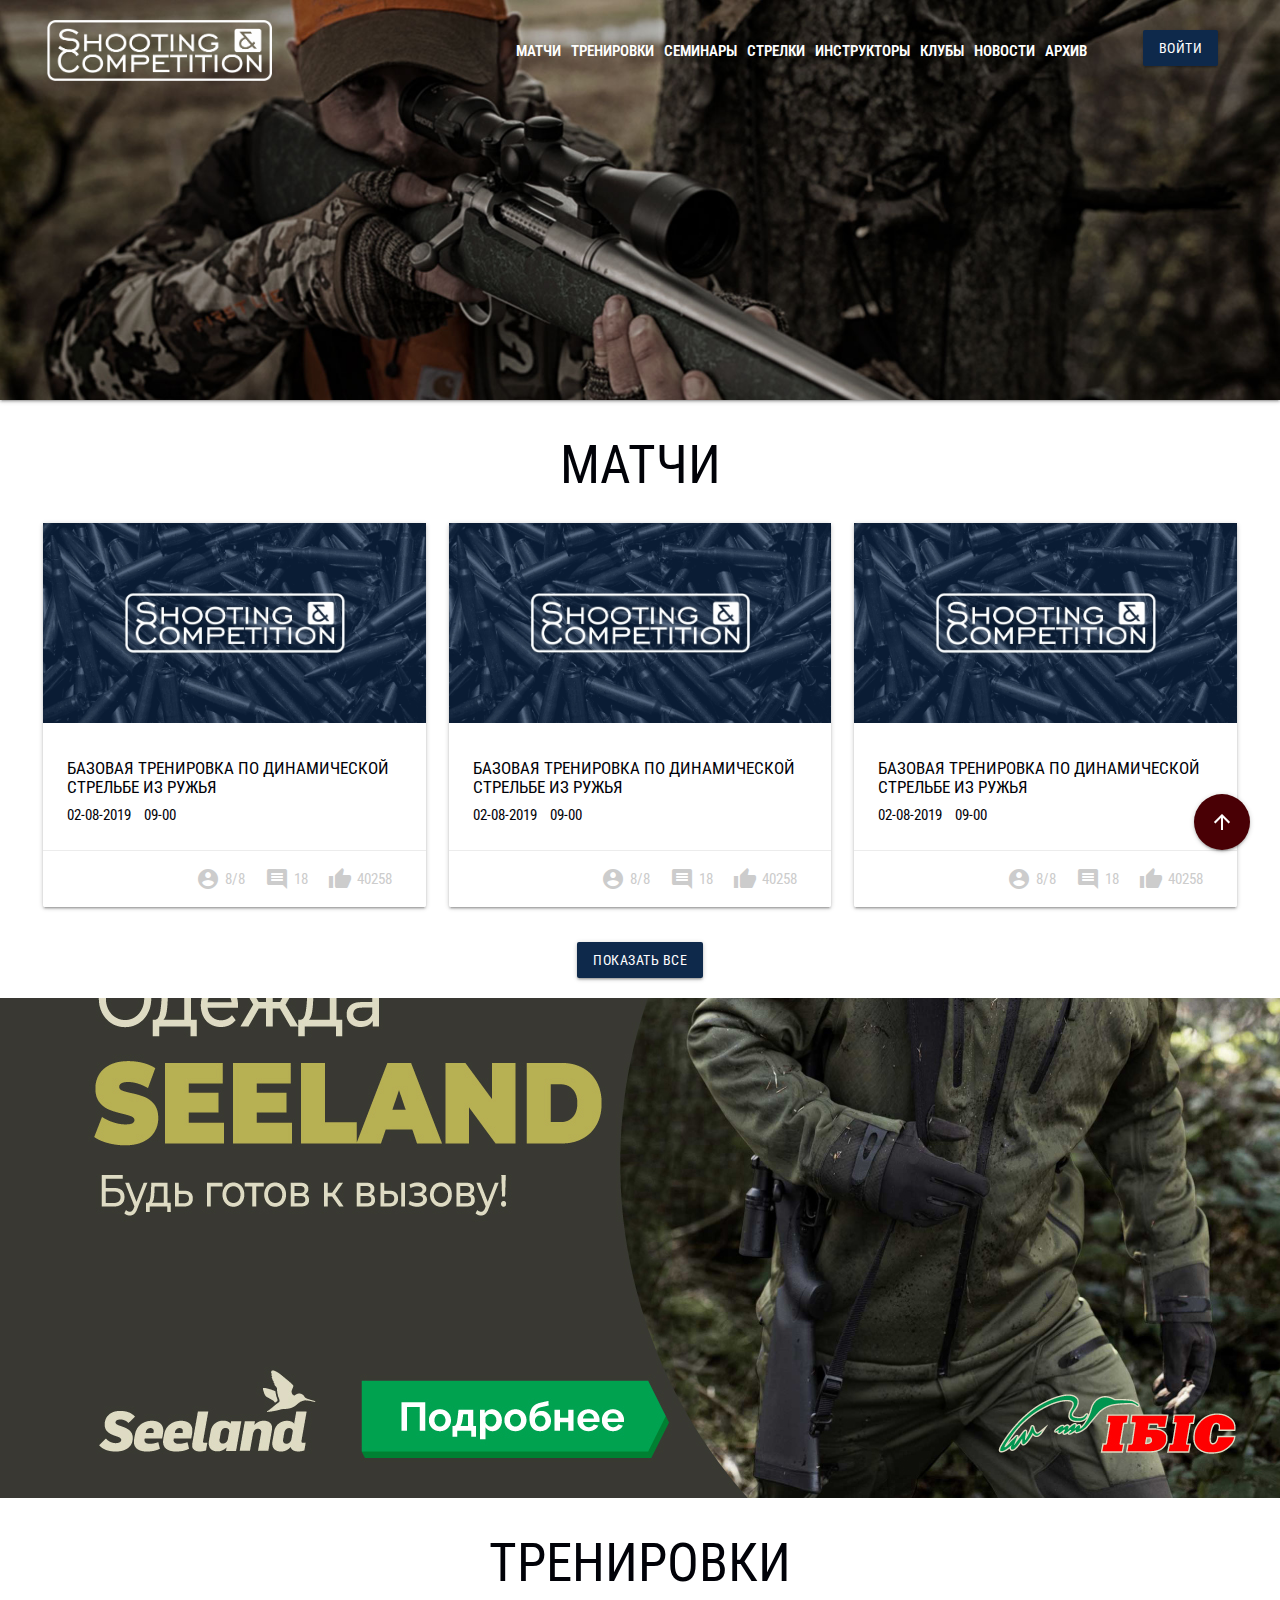
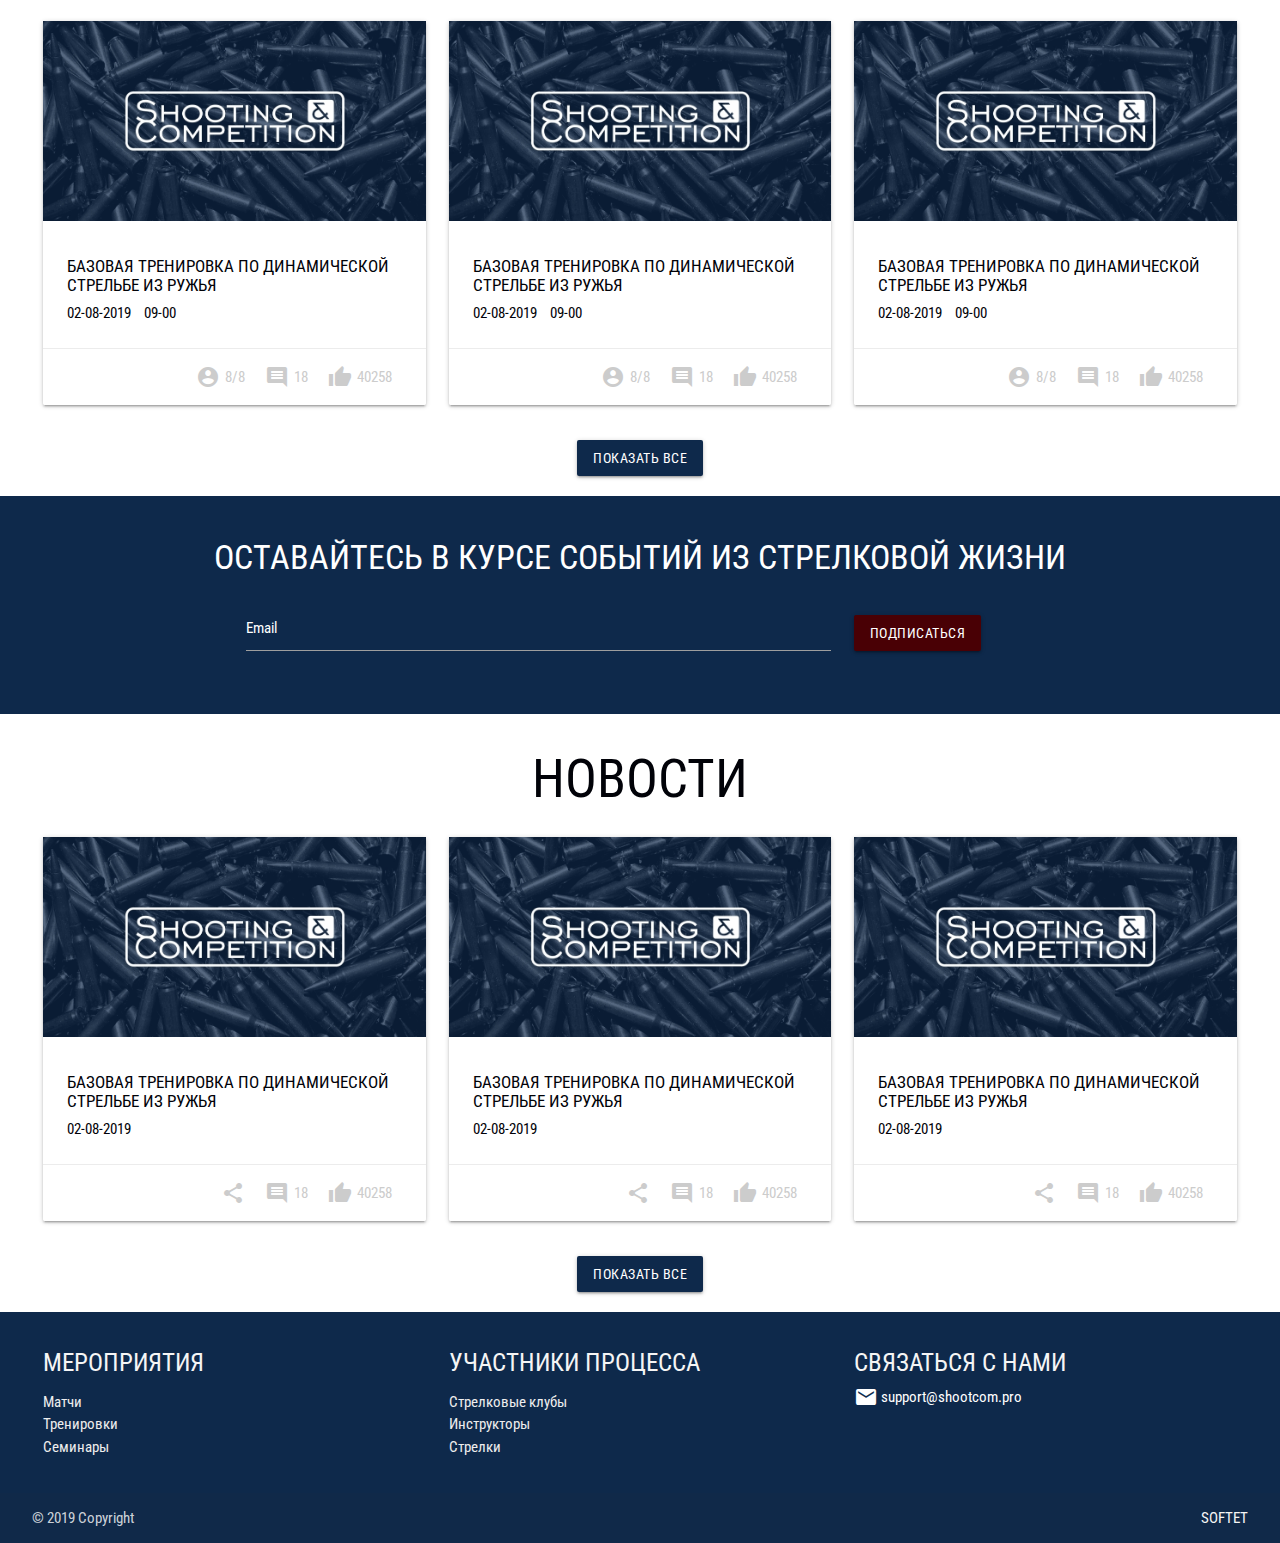
<file: index.html>
<!DOCTYPE html>
  <html>
    <head>
      <!--Import Google Icon Font-->
      <link href="https://fonts.googleapis.com/icon?family=Material+Icons" rel="stylesheet">
      <!--Import materialize.css-->
      <link type="text/css" rel="stylesheet" href="css/materialize.min.css"  media="screen,projection"/>
      <link type="text/css" rel="stylesheet" href="css/custom.css"  media="screen,projection"/>
      <link href="https://fonts.googleapis.com/css?family=Roboto+Condensed" rel="stylesheet"> 
      <!--Let browser know website is optimized for mobile-->
      <meta name="viewport" content="width=device-width, initial-scale=1.0"/>
      <title>shootcom.pro</title>
      <link rel="shortcut icon" href="images/FAV.ico" type="image/x-icon">

    </head>

    <body>
      <header class="header-first"> 
        <!--<nav class="container">
          <div class="logotype center">           
            <a href="index.html"><img  class="brand-logo" src="images/logo-w.png"></a>             
          </div>
          <div class=" nav-wrapper"> 
            <ul id="nav-mobile" class="left hide-on-small-only">
              <li><a href="#">Матчи</a></li>
              <li><a href="#">Тренировки</a></li>
              <li><a href="#">Семинары</a></li>
              <li><a href="shooter_page.html">Стрелки</a></li>
              <li><a href="#">Инструкторы</a></li>
              <li><a href="#">Клубы</a></li>
              <li><a href="#">Новости</a></li>
            </ul>
          </div>
          <div class="log-btn">
            <a href="registration_form.html" class="waves-effect waves-light btn right login">Войти</a>
          </div>          
        </nav>-->   
        
        <!-- =============================== -->
        <div class="container header-menu"">
          <nav class="nav-extended">
            <div class="nav-wrapper">
              <a href="index.html"><img class="brand-logo" src="images/logo-w.png"></a>
              <a href="#" data-target="mobile-demo" class="sidenav-trigger"><i class="material-icons">menu</i></a>
              <ul id="nav-mobile" class="right hide-on-med-and-down">
                <li><a href="#">Матчи</a></li>
                <li><a href="#">Тренировки</a></li>
                <li><a href="#">Семинары</a></li>
                <li><a href="shooter_page.html">Стрелки</a></li>
                <li><a href="#">Инструкторы</a></li>
                <li><a href="#">Клубы</a></li>
                <li><a href="#">Новости</a></li>
                <li><a href="match_archive.html">Архив </a></li>
              </ul>
            </div>
          </nav>
          <div class="log-btn">
            <a href="registration_form.html" class="waves-effect waves-light btn right login">Войти</a>
          </div>
        </div>
        
        <ul class="sidenav" id="mobile-demo">
          <li><a href="#">Матчи</a></li>
          <li><a href="#">Тренировки</a></li>
          <li><a href="#">Семинары</a></li>
          <li><a href="shooter_page.html">Стрелки</a></li>
          <li><a href="#">Инструкторы</a></li>
          <li><a href="#">Клубы</a></li>
          <li><a href="#">Новости</a></li>
        </ul>
        
        <!-- =============================== -->

      </header>

      <main>
       
        <div class="container">
          <div class="cards-heading">
            <h2 class="center">Матчи</h2>
          </div>
          <div class="row">
            <div class="col s12 m4">
              <div class="card">
                <a href=""><div class="card-image"></div></a>
                <div class="card-content">
                  <a href=""><h6>Базовая тренировка по динамической стрельбе из ружья</h6></a>
                  <time>02-08-2019</time>
                  <time>09-00</time>
                </div>
                <div class="card-action my-card-icons">
                  <div class="icon-element">
                    <i class="material-icons">account_circle</i>  
                    <span class="">8/8</span>
                  </div>
                  <div class="icon-element">
                    <i class="material-icons">comment</i>  
                    <span class="">18</span>
                  </div>
                  <div class="icon-element">
                    <i class="material-icons">thumb_up</i>
                    <span class="">40258</span>
                  </div>
                </div>
              </div>
            </div>          
            <div class="col s12 m4">
              <div class="card">
                <a href=""><div class="card-image"></div></a>
                <div class="card-content">
                  <a href=""><h6>Базовая тренировка по динамической стрельбе из ружья</h6></a>
                  <time>02-08-2019</time>
                  <time>09-00</time>
                </div>
                <div class="card-action my-card-icons">
                  <div class="icon-element">
                    <i class="material-icons">account_circle</i>  
                    <span class="">8/8</span>
                  </div>
                  <div class="icon-element">
                    <i class="material-icons">comment</i>  
                    <span class="">18</span>
                  </div>
                  <div class="icon-element">
                    <i class="material-icons">thumb_up</i>
                    <span class="">40258</span>
                  </div>
                </div>
              </div>
            </div> 
            <div class="col s12 m4">
              <div class="card">
                <a href=""><div class="card-image"></div></a>
                <div class="card-content">
                  <a href=""><h6>Базовая тренировка по динамической стрельбе из ружья</h6></a>
                  <time>02-08-2019</time>
                  <time>09-00</time>
                </div>
                <div class="card-action my-card-icons">
                  <div class="icon-element">
                    <i class="material-icons">account_circle</i>  
                    <span class="">8/8</span>
                  </div>
                  <div class="icon-element">
                    <i class="material-icons">comment</i>  
                    <span class="">18</span>
                  </div>
                  <div class="icon-element">
                    <i class="material-icons">thumb_up</i>
                    <span class="">40258</span>
                  </div>
                </div>
              </div>
            </div> 
          </div>
          <div class="row">
            <div class="col s12 center">
              <a class="waves-effect waves-light btn">Показать все</a>
            </div>
          </div>
        </div>

        <div class="parallax-container">
          <div class="parallax">
            <img src="images/ibis.jpg" />
          </div>
        </div>

        <div class="container">
          <div class="cards-heading">
            <h2 class="center">Тренировки</h2>
          </div>
          <div class="row">
            <div class="col s12 m4">
              <div class="card">
                <a href=""><div class="card-image"></div></a>
                <div class="card-content">
                  <a href=""><h6>Базовая тренировка по динамической стрельбе из ружья</h6></a>
                  <time>02-08-2019</time>
                  <time>09-00</time>
                </div>
                <div class="card-action my-card-icons">
                  <div class="icon-element">
                    <i class="material-icons">account_circle</i>  
                    <span class="">8/8</span>
                  </div>
                  <div class="icon-element">
                    <i class="material-icons">comment</i>  
                    <span class="">18</span>
                  </div>
                  <div class="icon-element">
                    <i class="material-icons">thumb_up</i>
                    <span class="">40258</span>
                  </div>
                </div>
              </div>
            </div>          
            <div class="col s12 m4">
              <div class="card">
                <a href=""><div class="card-image"></div></a>
                <div class="card-content">
                  <a href=""><h6>Базовая тренировка по динамической стрельбе из ружья</h6></a>
                  <time>02-08-2019</time>
                  <time>09-00</time>
                </div>
                <div class="card-action my-card-icons">
                  <div class="icon-element">
                    <i class="material-icons">account_circle</i>  
                    <span class="">8/8</span>
                  </div>
                  <div class="icon-element">
                    <i class="material-icons">comment</i>  
                    <span class="">18</span>
                  </div>
                  <div class="icon-element">
                    <i class="material-icons">thumb_up</i>
                    <span class="">40258</span>
                  </div>
                </div>
              </div>
            </div> 
            <div class="col s12 m4">
              <div class="card">
                <a href=""><div class="card-image"></div></a>
                <div class="card-content">
                  <a href=""><h6>Базовая тренировка по динамической стрельбе из ружья</h6></a>
                  <time>02-08-2019</time>
                  <time>09-00</time>
                </div>
                <div class="card-action my-card-icons">
                  <div class="icon-element">
                    <i class="material-icons">account_circle</i>  
                    <span class="">8/8</span>
                  </div>
                  <div class="icon-element">
                    <i class="material-icons">comment</i>  
                    <span class="">18</span>
                  </div>
                  <div class="icon-element">
                    <i class="material-icons">thumb_up</i>
                    <span class="">40258</span>
                  </div>
                </div>
              </div>
            </div> 
          </div>  
          <div class="row">
            <div class="col s12 center">
              <a class="waves-effect waves-light btn">Показать все</a>
            </div>
          </div> 
        </div>

        <div class="subscribe">
          <h4 class="center">Оставайтесь в курсе событий из стрелковой жизни</h4>
          <div class="row">
              <div class="container">
                <div class="col m2"></div>
                <div class="input-field center col s12 m6 subscribe-field ">
                  <input id="email" type="email" class="validate">
                  <label for="email">Email</label>
                </div>
                <div class="col s12 m2 btn-subscribe">
                  <a class="waves-effect waves-light btn btn-logout left login">Подписаться</a>
                </div>
                <div class="col m2"></div>
              </div>
            </div>
        </div>

        <div class="container">
          <div class="cards-heading">
            <h2 class="center">Новости</h2>
          </div>
          <div class="row">
            <div class="col s12 m4">
              <div class="card">
                <a href=""><div class="card-image"></div></a>
                <div class="card-content">
                  <a href=""><h6>Базовая тренировка по динамической стрельбе из ружья</h6></a>
                  <time>02-08-2019</time>
                </div>
                <div class="card-action my-card-icons">
                  <div class="icon-element">
                    <i class="material-icons">share</i>  
                  </div>
                  <div class="icon-element">
                    <i class="material-icons">comment</i>  
                    <span class="">18</span>
                  </div>
                  <div class="icon-element">
                    <i class="material-icons">thumb_up</i>
                    <span class="">40258</span>
                  </div>
                </div>
              </div>
            </div>          
            <div class="col s12 m4">
              <div class="card">
                <a href=""><div class="card-image"></div></a>
                <div class="card-content">
                  <a href=""><h6>Базовая тренировка по динамической стрельбе из ружья</h6></a>
                  <time>02-08-2019</time>
                </div>
                <div class="card-action my-card-icons">
                  <div class="icon-element">
                    <i class="material-icons">share</i>  
                  </div>
                  <div class="icon-element">
                    <i class="material-icons">comment</i>  
                    <span class="">18</span>
                  </div>
                  <div class="icon-element">
                    <i class="material-icons">thumb_up</i>
                    <span class="">40258</span>
                  </div>
                </div>
              </div>
            </div> 
            <div class="col s12 m4">
              <div class="card">
                <a href=""><div class="card-image"></div></a>
                <div class="card-content">
                  <a href=""><h6>Базовая тренировка по динамической стрельбе из ружья</h6></a>
                  <time>02-08-2019</time>
                </div>
                <div class="card-action my-card-icons">
                  <div class="icon-element">
                    <i class="material-icons">share</i> 
                  </div>
                  <div class="icon-element">
                    <i class="material-icons">comment</i>  
                    <span class="">18</span>
                  </div>
                  <div class="icon-element">
                    <i class="material-icons">thumb_up</i>
                    <span class="">40258</span>
                  </div>
                </div>
              </div>
            </div> 
          </div>   
          <div class="row">
            <div class="col s12 center">
              <a class="waves-effect waves-light btn">Показать все</a>
            </div>
          </div>
        </div>

        <a class="btn-floating btn-large waves-effect waves-light btn-up"><i class="material-icons">arrow_upward</i></a>

      </main>

      <footer class="page-footer">
        <div class="container">
          <div class="row">
            <div class="col l4 s12">
              <h5 class="grey-text text-lighten-4">Мероприятия</h5>
              <ul>
                <li><a class="grey-text text-lighten-3" href="#!">Матчи</a></li>
                <li><a class="grey-text text-lighten-3" href="#!">Тренировки</a></li>
                <li><a class="grey-text text-lighten-3" href="#!">Семинары</a></li>
              </ul>
            </div>
            <div class="col l4 s12">
              <h5 class="grey-text text-lighten-4">Участники процесса</h5>
              <ul>
                <li><a class="grey-text text-lighten-3" href="#!">Стрелковые клубы</a></li>
                <li><a class="grey-text text-lighten-3" href="#!">Инструкторы</a></li>
                <li><a class="grey-text text-lighten-3" href="#!">Стрелки</a></li>
              </ul>
            </div>
            <div class="col l4 s12">
              <h5 class="grey-text text-lighten-4">Связаться с нами</h5>
              <div class="contacts">
                <i class="material-icons">email</i>
                <span>support@shootcom.pro</span>
              </div>
            </div>
          </div>
        </div>
        <div class="footer-copyright">
          <div class="container">
          © 2019 Copyright
          <a class="grey-text text-lighten-4 right" href="#!">SOFTET</a>
          </div>
        </div>
      </footer>
                

      <!--JavaScript at end of body for optimized loading-->
      <script>
        document.addEventListener('DOMContentLoaded', function () {
          var elems = document.querySelectorAll('.sidenav');
          var instances = M.Sidenav.init(elems, options);
          var options = {
            accordion: true
          };
        });
      </script>

      <script type="text/javascript" src="js/materialize.min.js"></script>

      <script>
        document.addEventListener('DOMContentLoaded', function() {
          var elems = document.querySelectorAll('.parallax');
          var options = {
            responsiveThreshold: 0
          };
          var instances = M.Parallax.init(elems, options);
        });
      </script>

      <script>
        document.addEventListener('DOMContentLoaded', function() {
        var elems = document.querySelectorAll('.carousel');
        var options = {
          duration: 100,
          numVisible: 1,
          indicators: true,
          onCycleTo: 1,
          noWrap:true
        };
        var instances = M.Carousel.init(elems, options);
      });
      </script>

    </body>
  </html>
</file>
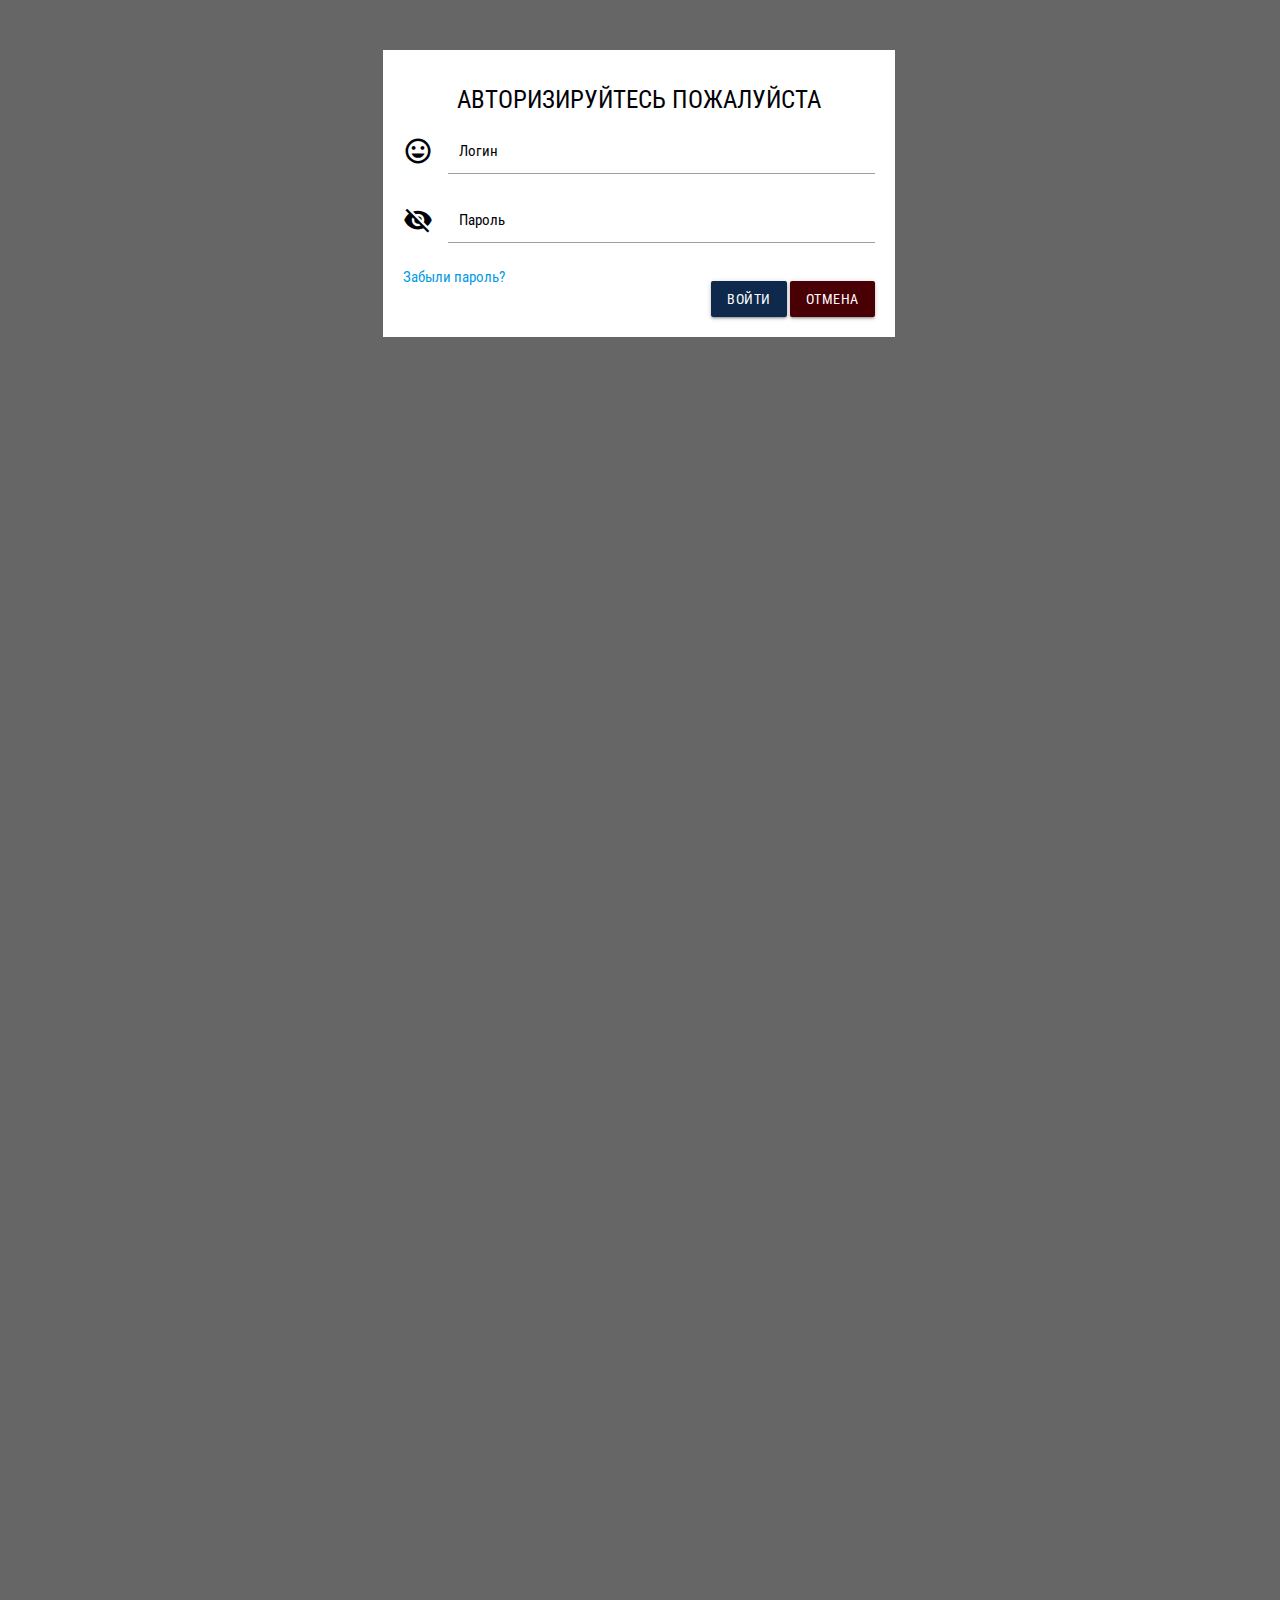
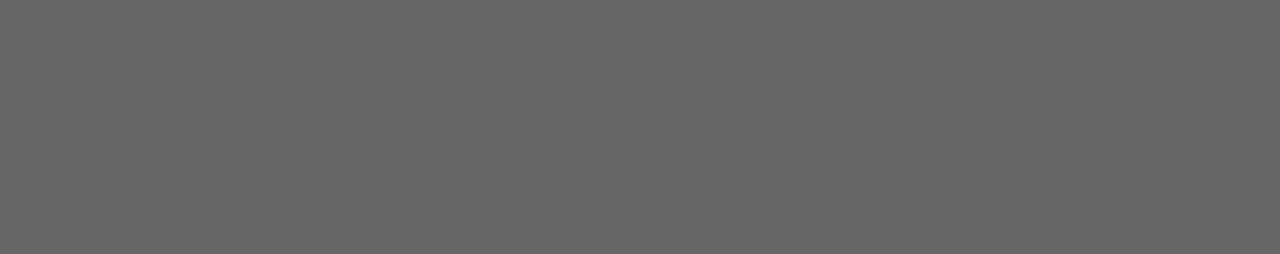
<file: auth_form.html>
<!DOCTYPE html>
  <html>
    <head>
      <!--Import Google Icon Font-->
      <link href="https://fonts.googleapis.com/icon?family=Material+Icons" rel="stylesheet">
      <!--Import materialize.css-->
      <link type="text/css" rel="stylesheet" href="css/materialize.min.css"  media="screen,projection"/>
      <link type="text/css" rel="stylesheet" href="css/custom.css"  media="screen,projection"/>
      <link href="https://fonts.googleapis.com/css?family=Roboto+Condensed" rel="stylesheet"> 
      <!--Let browser know website is optimized for mobile-->
      <meta name="viewport" content="width=device-width, initial-scale=1.0"/>
      <title>shootcom.pro</title>
      <link rel="shortcut icon" href="images/FAV.ico" type="image/x-icon">

    </head>

    <body>
      
      <div class="fixed-overlay"></div>
      <div class="fixed-overlay_modal"> 
        <!--<div class="modal">-->
          <div class="modal_container">
            <h5 class="center-align">Авторизируйтесь пожалуйста</h5>
            <div class="input-field col s6">
              <i class="material-icons prefix">tag_faces</i>
              <input id="icon_prefix" type="text" class="validate">
              <label for="icon_prefix">Логин</label>
            </div>
            <div class="input-field col s6">
              <i class="material-icons prefix">visibility_off</i>
              <input id="icon_prefix" type="text" class="validate">
              <label for="icon_prefix">Пароль</label>
            </div>
            <a href="">Забыли пароль?</a>
            <div class="btn-reg right">
              <a class="waves-effect waves-light btn">Войти</a>
              <a class="waves-effect waves-light btn btn-logout">Отмена</a>
            </div>
          </div>
        <!--</div>-->        
      </div>
      <script type="text/javascript" src="js/materialize.min.js"></script>
    </body>
  </html>
</file>
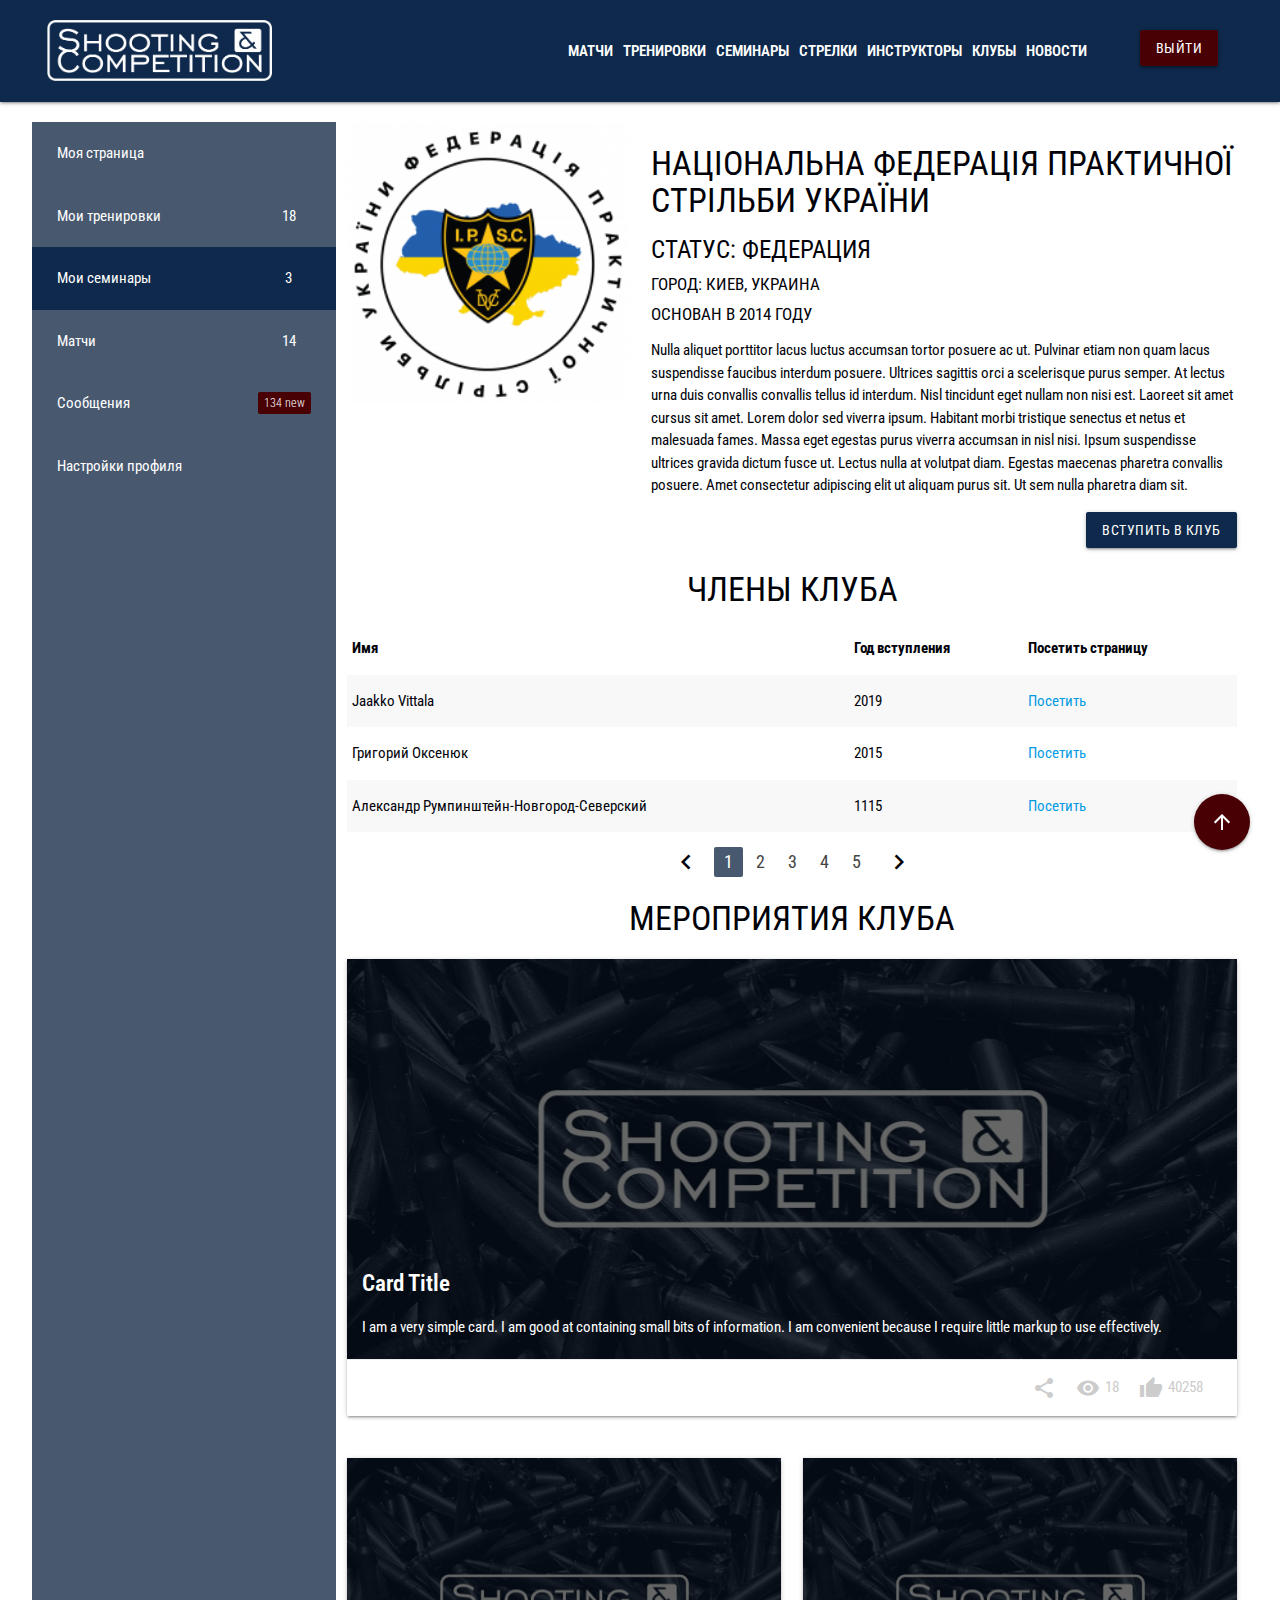
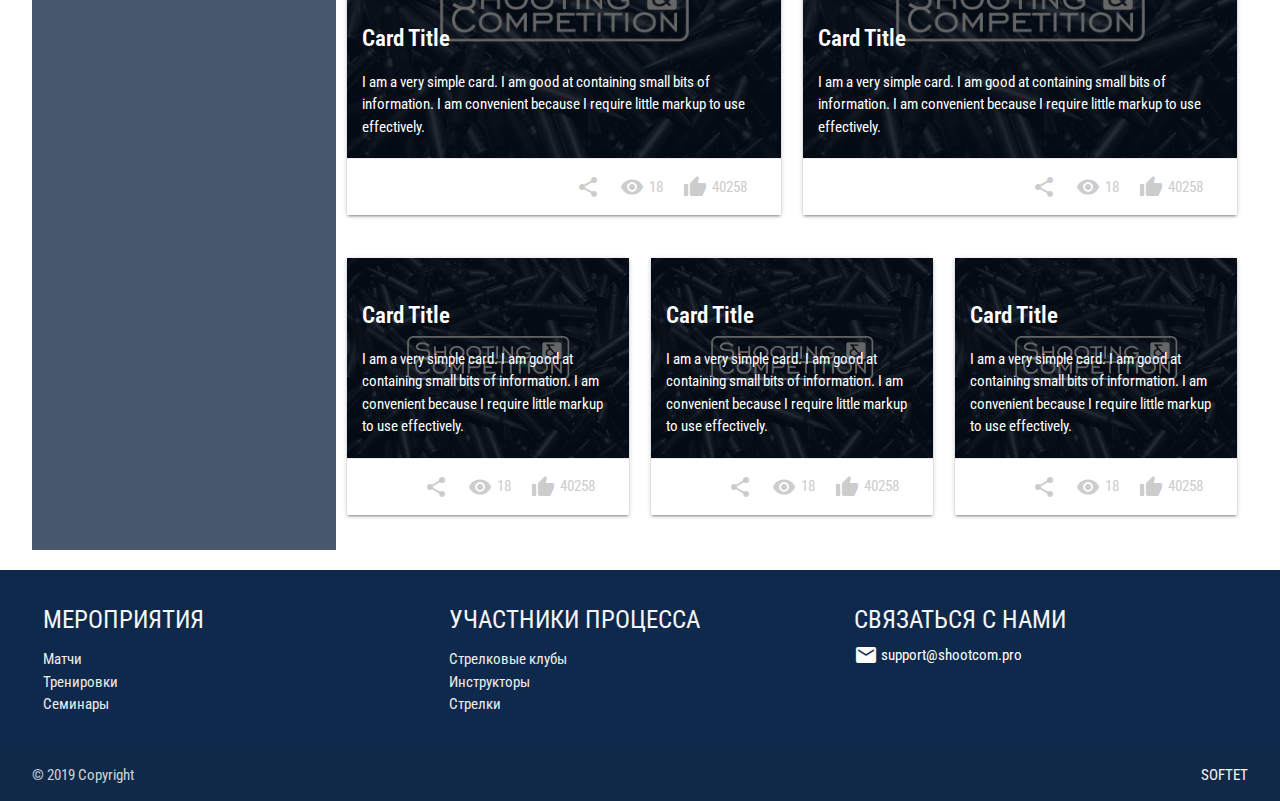
<file: club_page.html>
<!DOCTYPE html>
<html>

<head>
  <!--Import Google Icon Font-->
  <link href="https://fonts.googleapis.com/icon?family=Material+Icons" rel="stylesheet">
  <!--Import materialize.css-->
  <link type="text/css" rel="stylesheet" href="css/materialize.min.css" media="screen,projection" />
  <link type="text/css" rel="stylesheet" href="css/custom.css" media="screen,projection" />
  <link href="https://fonts.googleapis.com/css?family=Roboto+Condensed" rel="stylesheet">
  <!--Let browser know website is optimized for mobile-->
  <meta name="viewport" content="width=device-width, initial-scale=1.0" />
  <title>shootcom.pro</title>
  <link rel="shortcut icon" href="images/FAV.ico" type="image/x-icon">

</head>

<body>
  <header class="header-second">
    <!-- =============================== -->
    <div class="container header-menu"">
          <nav class=" nav-extended">
      <div class="nav-wrapper">
        <a href="index.html"><img class="brand-logo" src="images/logo-w.png"></a>
        <a href="#" data-target="mobile-demo" class="sidenav-trigger"><i class="material-icons">menu</i></a>
        <ul id="nav-mobile" class="right hide-on-med-and-down">
          <li><a href="#">Матчи</a></li>
          <li><a href="#">Тренировки</a></li>
          <li><a href="#">Семинары</a></li>
          <li><a href="shooter_page.html">Стрелки</a></li>
          <li><a href="#">Инструкторы</a></li>
          <li><a href="#">Клубы</a></li>
          <li><a href="#">Новости</a></li>
        </ul>
      </div>
      </nav>
      <div class="log-btn">
        <a class="waves-effect waves-light btn btn-logout right login">выйти</a>
      </div>
    </div>

    <ul class="sidenav" id="mobile-demo">
      <li><a href="#">Матчи</a></li>
      <li><a href="#">Тренировки</a></li>
      <li><a href="#">Семинары</a></li>
      <li><a href="shooter_page.html">Стрелки</a></li>
      <li><a href="#">Инструкторы</a></li>
      <li><a href="#">Клубы</a></li>
      <li><a href="#">Новости</a></li>
    </ul>

    <!-- =============================== -->
    <!--<nav class="container">
            <div class="logotype center">           
              <a href="index.html"><img  class="brand-logo" src="images/logo-w.png"></a>             
            </div>
            <div class="nav-wrapper"> 
              <ul id="nav-mobile" class="left hide-on-small-only">
                <li><a href="#">Матчи</a></li>
                <li><a href="#">Тренировки</a></li>
                <li><a href="#">Семинары</a></li>
                <li><a href="shooter_page.html">Стрелки</a></li>
                <li><a href="#">Инструкторы</a></li>
                <li><a href="#">Клубы</a></li>
                <li><a href="#">Новости</a></li>
              </ul>
            </div>
            <div class="log-btn">
              <a class="waves-effect waves-light btn btn-logout right login">logout</a> 
            </div>         
          </nav>-->
  </header>
  <main class="container">
    <div class="row cabinet">
      <div class="col m3 s1 left-panel hide-on-med-and-down">
        <a href="shooter_page.html">Моя страница</a>
        <a href="shooter_page_my_trainings.html"><span class="badge">18</span>Мои тренировки</a>
        <a href="" class="btn-menu-active"><span class="badge">3</span>Мои семинары</a>
        <a href=""><span class="badge">14</span>Матчи</a>
        <a href=""><span class="badge new">134</span>Сообщения</a>
        <a href="shooter_page_my-settings.html">Настройки профиля</a>
      </div>
      <div class="col m3 s1 left-panel show-on-medium-and-down mobile-menu">
        <a href="shooter_page.html"><i class="material-icons">account_box</i></a>
        <a href="shooter_page_my_trainings.html"></span><i class="material-icons">rowing</i></a>
        <a href="" class="btn-menu-active"></span><i class="material-icons">school</i></a>
        <a href=""></span><i class="material-icons">local_activity</i></a>
        <a href=""></span><i class="material-icons">message</i></a>
        <a href="shooter_page_my-settings.html"><i class="material-icons">settings</i></a>
      </div>
      <div class="col m9 s11">
        <div class="row">
          <div class="col m4 personal-photo">
            <img src="/images/club1.png" />
            <a class="waves-effect waves-light btn image-change-btn"><i class="material-icons">edit</i></a>
          </div>
          <div class="col m8 personal-info">
            <h4>Національна федерація Практичної Стрільби України</h4>
            <h5>Статус: <span>Федерация</span></h5>
            <h6>Город: <span>Киев, Украина</span></h6>
            <h6>Основан в <span>2014</span> году</h6>
            <p>Nulla aliquet porttitor lacus luctus accumsan tortor posuere ac ut. Pulvinar etiam non quam lacus
              suspendisse faucibus interdum posuere. Ultrices sagittis orci a scelerisque purus semper. At lectus urna
              duis convallis convallis tellus id interdum. Nisl tincidunt eget nullam non nisi est. Laoreet sit amet
              cursus sit amet. Lorem dolor sed viverra ipsum. Habitant morbi tristique senectus et netus et malesuada
              fames. Massa eget egestas purus viverra accumsan in nisl nisi. Ipsum suspendisse ultrices gravida dictum
              fusce ut. Lectus nulla at volutpat diam. Egestas maecenas pharetra convallis posuere. Amet consectetur
              adipiscing elit ut aliquam purus sit. Ut sem nulla pharetra diam sit.</p>
          </div>
          <div class="col s12">
            <a class="waves-effect waves-light btn right">Вступить в клуб</a>
          </div>
        </div>
        <div class="club-members">
          <h4 class="center-align">Члены клуба</h4>
          <table class="striped">
            <thead>
              <tr>
                <th>Имя </th>
                <th>Год вступления</th>
                <th>Посетить страницу</th>
              </tr>
            </thead>

            <tbody>
              <tr>
                <td>Jaakko Vittala</td>
                <td>2019</td>
                <td><a href="">Посетить</a></td>
              </tr>
              <tr>
                <td>Григорий Оксенюк</td>
                <td>2015</td>
                <td><a href="">Посетить</a></td>
              </tr>
              <tr>
                <td>Александр Румпинштейн-Новгород-Северский</td>
                <td>1115</td>
                <td><a href="">Посетить</a></td>
              </tr>
            </tbody>
          </table>
          <ul class="pagination center">
            <li class="disabled"><a href="#!"><i class="material-icons">chevron_left</i></a></li>
            <li class="active"><a href="#!">1</a></li>
            <li class="waves-effect"><a href="#!">2</a></li>
            <li class="waves-effect"><a href="#!">3</a></li>
            <li class="waves-effect"><a href="#!">4</a></li>
            <li class="waves-effect"><a href="#!">5</a></li>
            <li class="waves-effect"><a href="#!"><i class="material-icons">chevron_right</i></a></li>
          </ul>
        </div>
        <div class="row">
          <h4 class="center-align">Мероприятия клуба</h4>
          <div class="col s12 m12">
            <div class="card">
              <a href="">
                <div class="card-image card-image-large">
                  <div class="my-card-bg"></div>
                  <div class="my-card-text-block">
                    <span class="my-card-title">Card Title</span>
                    <p class="my-card-p">I am a very simple card. I am good at containing small bits of information.
                      I am convenient because I require little markup to use effectively.</p>
                  </div>
                </div>
              </a>
              <div class="card-action my-card-icons">
                <div class="icon-element">
                  <i class="material-icons">share</i>

                </div>
                <div class="icon-element">
                  <i class="material-icons">remove_red_eye</i>
                  <span class="">18</span>
                </div>
                <div class="icon-element">
                  <i class="material-icons">thumb_up</i>
                  <span class="">40258</span>
                </div>

              </div>
            </div>
          </div>
        </div>
        <div class="row">
          <div class="col s12 m6">
            <div class="card">
              <a href="">
                <div class="card-image card-image-medium">
                  <div class="my-card-bg"></div>
                  <div class="my-card-text-block">
                    <span class="my-card-title">Card Title</span>
                    <p class="my-card-p">I am a very simple card. I am good at containing small bits of information.
                      I am convenient because I require little markup to use effectively.</p>
                  </div>
                </div>
              </a>
              <div class="card-action my-card-icons">
                <div class="icon-element">
                  <i class="material-icons">share</i>
                </div>
                <div class="icon-element">
                  <i class="material-icons">remove_red_eye</i>
                  <span class="">18</span>
                </div>
                <div class="icon-element">
                  <i class="material-icons">thumb_up</i>
                  <span class="">40258</span>
                </div>
              </div>
            </div>
          </div>
          <div class="col s12 m6">
            <div class="card">
              <a href="">
                <div class="card-image card-image-medium">
                  <div class="my-card-bg"></div>
                  <div class="my-card-text-block">
                    <span class="my-card-title">Card Title</span>
                    <p class="my-card-p">I am a very simple card. I am good at containing small bits of information.
                      I am convenient because I require little markup to use effectively.</p>
                  </div>
                </div>
              </a>
              <div class="card-action my-card-icons">
                <div class="icon-element">
                  <i class="material-icons">share</i>
                </div>
                <div class="icon-element">
                  <i class="material-icons">remove_red_eye</i>
                  <span class="">18</span>
                </div>
                <div class="icon-element">
                  <i class="material-icons">thumb_up</i>
                  <span class="">40258</span>
                </div>
              </div>
            </div>
          </div>
        </div>
        <div class="row">
          <div class="col s12 m4">
            <div class="card">
              <a href="">
                <div class="card-image card-image-small">
                  <div class="my-card-bg"></div>
                  <div class="my-card-text-block">
                    <span class="my-card-title">Card Title</span>
                    <p class="my-card-p">I am a very simple card. I am good at containing small bits of information.
                      I am convenient because I require little markup to use effectively.</p>
                  </div>
                </div>
              </a>
              <div class="card-action my-card-icons">
                <div class="icon-element">
                  <i class="material-icons">share</i>
                </div>
                <div class="icon-element">
                  <i class="material-icons">remove_red_eye</i>
                  <span class="">18</span>
                </div>
                <div class="icon-element">
                  <i class="material-icons">thumb_up</i>
                  <span class="">40258</span>
                </div>
              </div>
            </div>
          </div>
          <div class="col s12 m4">
            <div class="card">
              <a href="">
                <div class="card-image card-image-small">
                  <div class="my-card-bg"></div>
                  <div class="my-card-text-block">
                    <span class="my-card-title">Card Title</span>
                    <p class="my-card-p">I am a very simple card. I am good at containing small bits of information.
                      I am convenient because I require little markup to use effectively.</p>
                  </div>
                </div>
              </a>
              <div class="card-action my-card-icons">
                <div class="icon-element">
                  <i class="material-icons">share</i>
                </div>
                <div class="icon-element">
                  <i class="material-icons">remove_red_eye</i>
                  <span class="">18</span>
                </div>
                <div class="icon-element">
                  <i class="material-icons">thumb_up</i>
                  <span class="">40258</span>
                </div>
              </div>
            </div>
          </div>
          <div class="col s12 m4">
            <div class="card">
              <a href="">
                <div class="card-image card-image-small">
                  <div class="my-card-bg"></div>
                  <div class="my-card-text-block">
                    <span class="my-card-title">Card Title</span>
                    <p class="my-card-p">I am a very simple card. I am good at containing small bits of information.
                      I am convenient because I require little markup to use effectively.</p>
                  </div>
                </div>
              </a>
              <div class="card-action my-card-icons">
                <div class="icon-element">
                  <i class="material-icons">share</i>
                </div>
                <div class="icon-element">
                  <i class="material-icons">remove_red_eye</i>
                  <span class="">18</span>
                </div>
                <div class="icon-element">
                  <i class="material-icons">thumb_up</i>
                  <span class="">40258</span>
                </div>
              </div>
            </div>
          </div>
        </div>
      </div>
    </div>

    <a class="btn-floating btn-large waves-effect waves-light btn-up"><i class="material-icons">arrow_upward</i></a>

  </main>

  <footer class="page-footer">
    <div class="container">
      <div class="row">
        <div class="col l4 s12">
          <h5 class="grey-text text-lighten-4">Мероприятия</h5>
          <ul>
            <li><a class="grey-text text-lighten-3" href="#!">Матчи</a></li>
            <li><a class="grey-text text-lighten-3" href="#!">Тренировки</a></li>
            <li><a class="grey-text text-lighten-3" href="#!">Семинары</a></li>
          </ul>
        </div>
        <div class="col l4 s12">
          <h5 class="grey-text text-lighten-4">Участники процесса</h5>
          <ul>
            <li><a class="grey-text text-lighten-3" href="#!">Стрелковые клубы</a></li>
            <li><a class="grey-text text-lighten-3" href="#!">Инструкторы</a></li>
            <li><a class="grey-text text-lighten-3" href="#!">Стрелки</a></li>
          </ul>
        </div>
        <div class="col l4 s12">
          <h5 class="grey-text text-lighten-4">Связаться с нами</h5>
          <div class="contacts">
            <i class="material-icons">email</i>
            <span>support@shootcom.pro</span>
          </div>
        </div>
      </div>
    </div>
    <div class="footer-copyright">
      <div class="container">
        © 2019 Copyright
        <a class="grey-text text-lighten-4 right" href="#!">SOFTET</a>
      </div>
    </div>
  </footer>


  <!--JavaScript at end of body for optimized loading-->
  <script>
    document.addEventListener('DOMContentLoaded', function () {
      var elems = document.querySelectorAll('.sidenav');
      var instances = M.Sidenav.init(elems, options);
      var options = {
        accordion: true
      };
    });
  </script>
  <script type="text/javascript" src="js/materialize.min.js"></script>
  <!--<script>
        document.addEventListener('DOMContentLoaded', function() {
          var elems = document.querySelectorAll('.parallax');
          var instances = M.Parallax.init(elems, options);
        });
      </script>-->
</body>

</html>
</file>
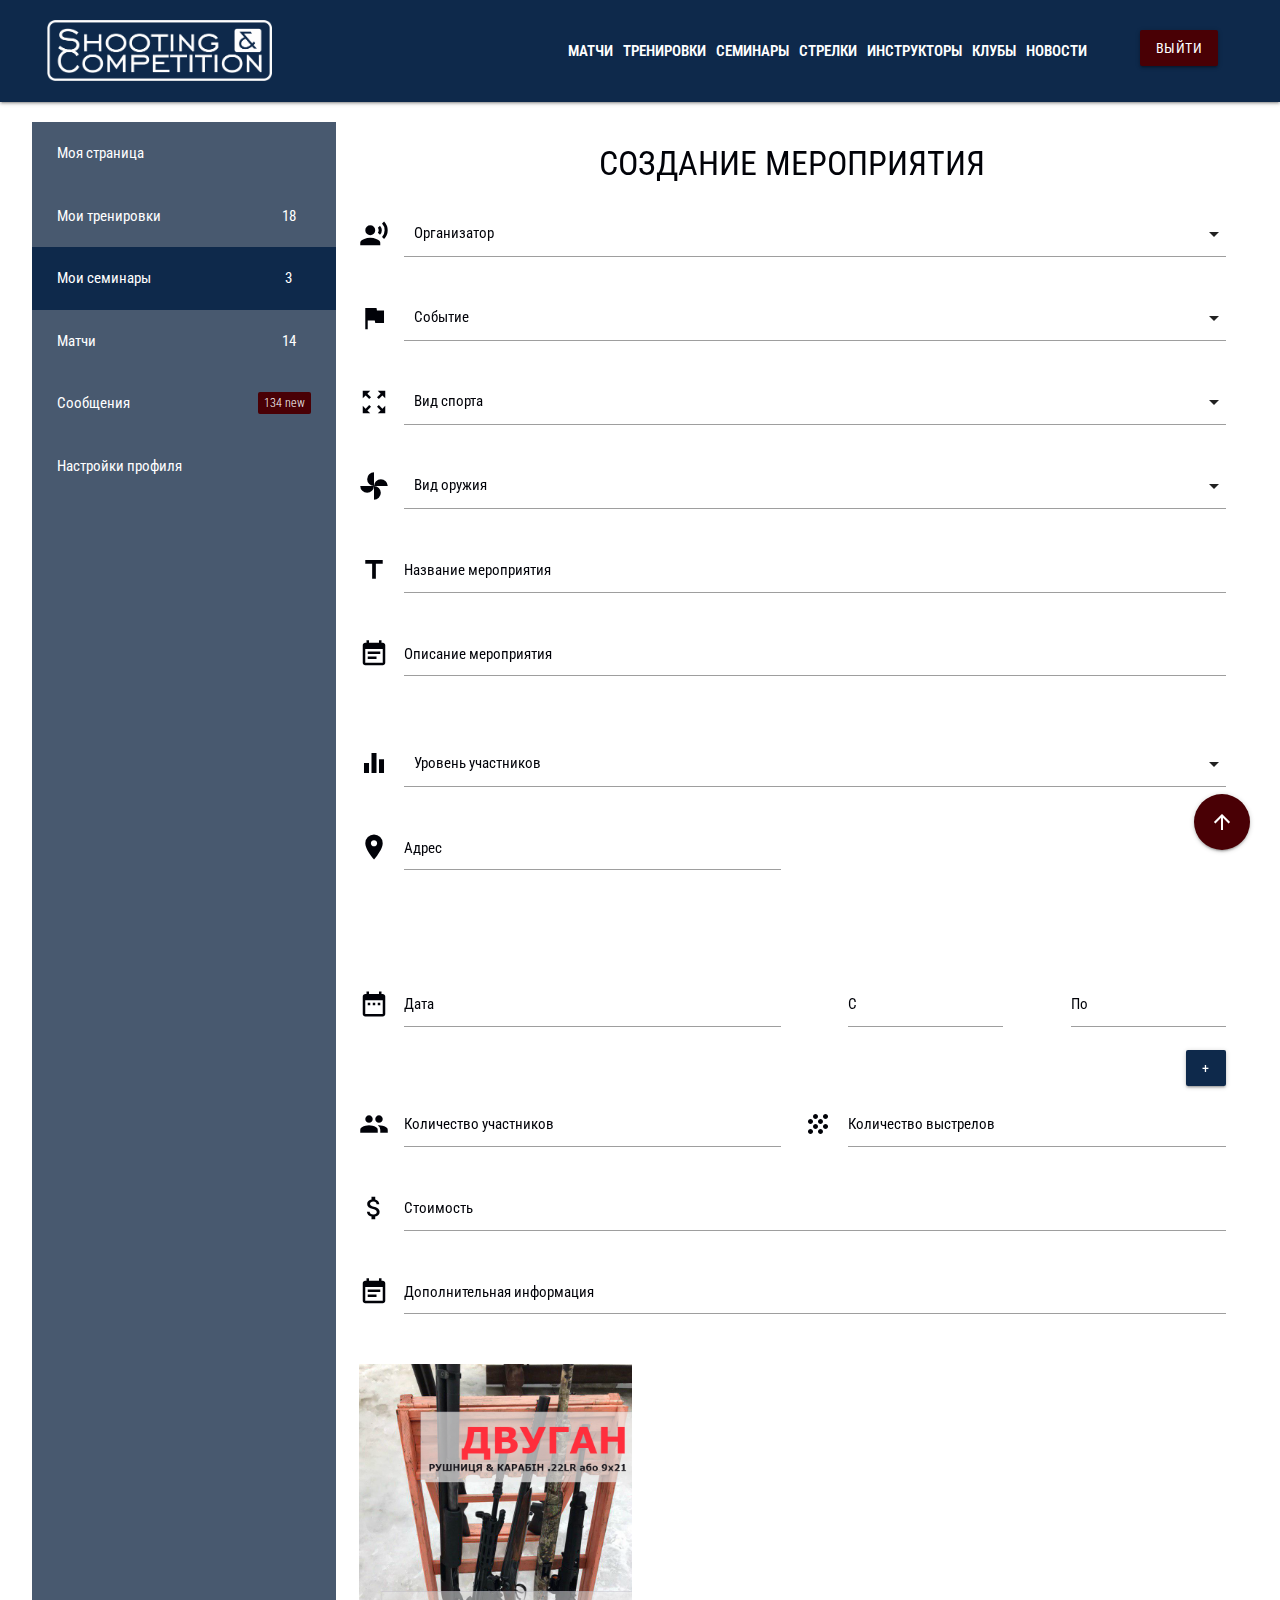
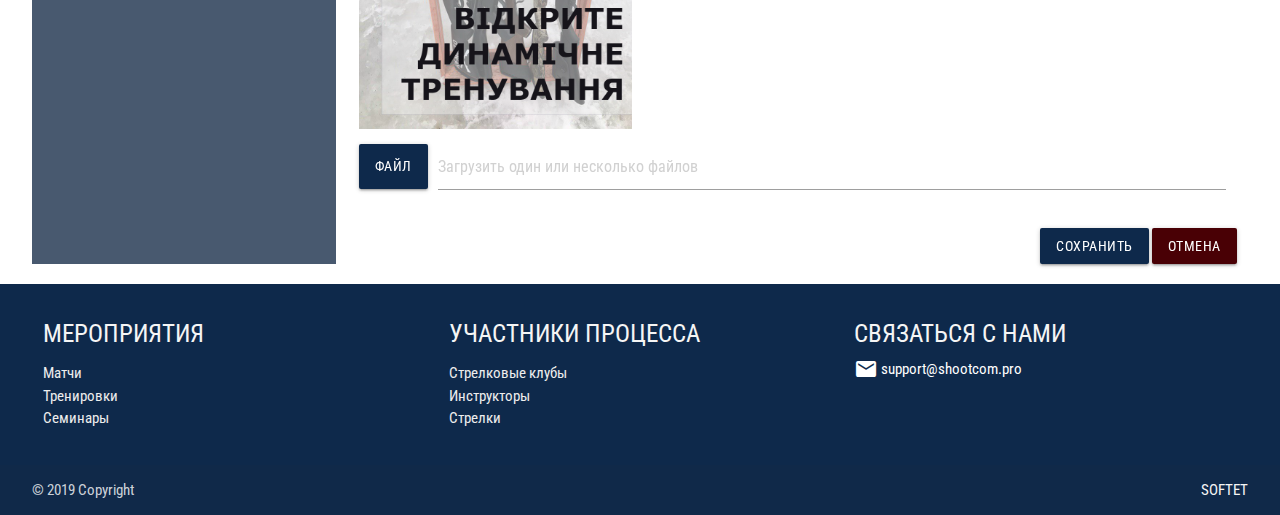
<file: event_training_create.html>
<!DOCTYPE html>
<html>

<head>
  <!--Import Google Icon Font-->
  <link href="https://fonts.googleapis.com/icon?family=Material+Icons" rel="stylesheet">
  <!--Import materialize.css-->
  <link type="text/css" rel="stylesheet" href="css/materialize.min.css" media="screen,projection" />
  <link type="text/css" rel="stylesheet" href="css/custom.css" media="screen,projection" />
  <link href="https://fonts.googleapis.com/css?family=Roboto+Condensed" rel="stylesheet">
  <!--Let browser know website is optimized for mobile-->
  <meta name="viewport" content="width=device-width, initial-scale=1.0" />
  <title>shootcom.pro</title>
  <link rel="shortcut icon" href="images/FAV.ico" type="image/x-icon">

</head>

<body>
  <header class="header-second">
    <!-- =============================== -->
    <div class="container header-menu"">
                  <nav class=" nav-extended">
      <div class="nav-wrapper">
        <a href="index.html"><img class="brand-logo" src="images/logo-w.png"></a>
        <a href="#" data-target="mobile-demo" class="sidenav-trigger"><i class="material-icons">menu</i></a>
        <ul id="nav-mobile" class="right hide-on-med-and-down">
          <li><a href="#">Матчи</a></li>
          <li><a href="#">Тренировки</a></li>
          <li><a href="#">Семинары</a></li>
          <li><a href="shooter_page.html">Стрелки</a></li>
          <li><a href="#">Инструкторы</a></li>
          <li><a href="#">Клубы</a></li>
          <li><a href="#">Новости</a></li>
        </ul>
      </div>
      </nav>
      <div class="log-btn">
        <a class="waves-effect waves-light btn btn-logout right login">выйти</a>
      </div>
    </div>

    <ul class="sidenav" id="mobile-demo">
      <li><a href="#">Матчи</a></li>
      <li><a href="#">Тренировки</a></li>
      <li><a href="#">Семинары</a></li>
      <li><a href="shooter_page.html">Стрелки</a></li>
      <li><a href="#">Инструкторы</a></li>
      <li><a href="#">Клубы</a></li>
      <li><a href="#">Новости</a></li>
    </ul>

    <!-- =============================== -->
    <!--<nav class="container">
                            <div class="logotype center">           
                              <a href="index.html"><img  class="brand-logo" src="images/logo-w.png"></a>             
                            </div>
                            <div class="nav-wrapper"> 
                              <ul id="nav-mobile" class="left hide-on-small-only">
                                <li><a href="#">Матчи</a></li>
                                <li><a href="#">Тренировки</a></li>
                                <li><a href="#">Семинары</a></li>
                                <li><a href="shooter_page.html">Стрелки</a></li>
                                <li><a href="#">Инструкторы</a></li>
                                <li><a href="#">Клубы</a></li>
                                <li><a href="#">Новости</a></li>
                              </ul>
                            </div>
                            <div class="log-btn">
                              <a class="waves-effect waves-light btn btn-logout right login">logout</a> 
                            </div>         
                          </nav>  -->
  </header>
  <main class="container">
    <div class="row cabinet">
      <div class="col m3 s1 left-panel hide-on-med-and-down">
        <a href="shooter_page.html">Моя страница</a>
        <a href="shooter_page_my_trainings.html"><span class="badge">18</span>Мои тренировки</a>
        <a href="" class="btn-menu-active"><span class="badge">3</span>Мои семинары</a>
        <a href=""><span class="badge">14</span>Матчи</a>
        <a href=""><span class="badge new">134</span>Сообщения</a>
        <a href="shooter_page_my-settings.html">Настройки профиля</a>
      </div>
      <div class="col m3 s1 left-panel show-on-medium-and-down mobile-menu">
        <a href="shooter_page.html"><i class="material-icons">account_box</i></a>
        <a href="shooter_page_my_trainings.html"></span><i class="material-icons">rowing</i></a>
        <a href="" class="btn-menu-active"></span><i class="material-icons">school</i></a>
        <a href=""></span><i class="material-icons">local_activity</i></a>
        <a href=""></span><i class="material-icons">message</i></a>
        <a href="shooter_page_my-settings.html"><i class="material-icons">settings</i></a>
      </div>
      <div class="col m9 s11">
        <h4 class="center-align">Создание мероприятия</h4>
        <div class="input-field col s12">
          <i class="material-icons prefix">record_voice_over</i>
          <select>
            <option value="" disabled selected>Организатор</option>
            <option value="1">Григорий Оксенюк</option>
            <option value="2">ССК "Купол"</option>
          </select>
        </div>
        <div class="input-field col s12">
          <i class="material-icons prefix">assistant_photo</i>
          <select>
            <option value="" disabled selected>Событие</option>
            <option value="1">Тренировка</option>
            <option value="2">Матч</option>
            <option value="3">Семинар</option>
          </select>
        </div>
        <div class="input-field col s12">
          <i class="material-icons prefix">zoom_out_map</i>
          <select>
            <option value="" disabled selected>Вид спорта</option>
            <option value="1">IPSC</option>
            <option value="2">3Gun</option>
            <option value="3">IDPA</option>
          </select>
        </div>
        <div class="input-field col s12">
          <i class="material-icons prefix">toys</i>
          <select>
            <option value="" disabled selected>Вид оружия</option>
            <option value="1">Пистолет</option>
            <option value="2">Карабин</option>
            <option value="3">Ружье</option>
            <option value="4">Карабин пистолетного калибра</option>
            <option value="5">Миникарабин</option>
            <option value="6">Мультиган</option>
          </select>
        </div>
        <div class="input-field row col s12">
          <i class="material-icons prefix">title</i>
          <input id="icon_prefix" type="text" class="validate">
          <label for="icon_prefix">Название мероприятия</label>
        </div>
        <form class="col s12">
          <div class="row textarea-settings">
            <div class="input-field col s12">
              <i class="material-icons prefix">event_note</i>
              <textarea id="textarea1" class="materialize-textarea"></textarea>
              <label for="textarea1">Описание мероприятия</label>
            </div>
          </div>
        </form>
        <div class="input-field col s12">
          <i class="material-icons prefix">equalizer</i>
          <select>
            <option value="" disabled selected>Уровень участников</option>
            <option value="1">Базовый</option>
            <option value="2">Продвинутый</option>
          </select>
        </div>
        <form class="col m6 s12">
          <div class="row textarea-settings">
            <div class="input-field col s12">
              <i class="material-icons prefix">location_on</i>
              <textarea id="textarea1" class="materialize-textarea"></textarea>
              <label for="textarea1">Адрес</label>
            </div>
          </div>
        </form>
        <div class="event-location col m6 s12">
          <iframe
            src="https://www.google.com/maps/embed?pb=!1m18!1m12!1m3!1d2541.3469718555593!2d30.55506711578104!3d50.43463747947316!2m3!1f0!2f0!3f0!3m2!1i1024!2i768!4f13.1!3m3!1m2!1s0x40d4cfa04a0c8e5b%3A0x3b40a2bcbca08807!2z0JrQuNC10LLQvi3Qn9C10YfQtdGA0YHQutCw0Y8g0LvQsNCy0YDQsA!5e0!3m2!1sru!2sua!4v1563196196572!5m2!1sru!2sua"
            width="100%" max-height="450" frameborder="0" style="border:0" allowfullscreen></iframe>
        </div>
        <div class="input-field col m6 s12 create-event">
          <i class="material-icons prefix">date_range</i>
          <input type="text" class="datepicker">
          <label for="icon_prefix">Дата</label>
        </div>
        <div class="input-field col m3 s6">
          <i class="material-icons prefix"></i>
          <input id="icon_prefix" type="text" class="validate">
          <label for="icon_prefix">С</label>
        </div>
        <div class="input-field col m3 s6">
          <i class="material-icons prefix"></i>
          <input id="icon_prefix" type="text" class="validate">
          <label for="icon_prefix">По</label>
        </div>
        <div class="col s12">
          <a class="waves-effect waves-light btn right">+</a>
        </div>
        <div class="input-field col m6 s12">
          <i class="material-icons prefix">group</i>
          <input id="icon_prefix" type="text" class="validate">
          <label for="icon_prefix">Количество участников</label>
        </div>
        <div class="input-field col m6 s12">
          <i class="material-icons prefix">grain</i>
          <input id="icon_prefix" type="text" class="validate">
          <label for="icon_prefix">Количество выстрелов</label>
        </div>
        <div class="input-field col s12">
          <i class="material-icons prefix">attach_money</i>
          <input id="icon_prefix" type="text" class="validate">
          <label for="icon_prefix">Стоимость</label>
        </div>
        <form class="col s12">
          <div class="row textarea-settings">
            <div class="input-field col s12">
              <i class="material-icons prefix">event_note</i>
              <textarea id="textarea1" class="materialize-textarea"></textarea>
              <label for="textarea1">Дополнительная информация</label>
            </div>
          </div>
        </form>
        <div class="col m4 personal-photo event-picture">
          <img src="/images/2_GUN.png" />
          <div class="event-btns">
            <a class="waves-effect waves-light btn event-btn right"><i class="material-icons">delete</i></a>
            <a class="waves-effect waves-light btn event-btn right"><i class="material-icons">edit</i></a>
          </div>
        </div>
        <form class="col s12" action="#">
          <div class="file-field input-field">
            <div class="btn">
              <span>Файл</span>
              <input type="file" multiple>
            </div>
            <div class="file-path-wrapper">
              <input class="file-path validate" type="text" placeholder="Загрузить один или несколько файлов">
            </div>
          </div>
        </form>
        <div class="btn-reg right">
          <a class="waves-effect waves-light btn">Сохранить</a>
          <a class="waves-effect waves-light btn btn-logout">Отмена</a>
        </div>
      </div>

      <a class="btn-floating btn-large waves-effect waves-light btn-up"><i class="material-icons">arrow_upward</i></a>

  </main>

  <footer class="page-footer">
    <div class="container">
      <div class="row">
        <div class="col l4 s12">
          <h5 class="grey-text text-lighten-4">Мероприятия</h5>
          <ul>
            <li><a class="grey-text text-lighten-3" href="#!">Матчи</a></li>
            <li><a class="grey-text text-lighten-3" href="#!">Тренировки</a></li>
            <li><a class="grey-text text-lighten-3" href="#!">Семинары</a></li>
          </ul>
        </div>
        <div class="col l4 s12">
          <h5 class="grey-text text-lighten-4">Участники процесса</h5>
          <ul>
            <li><a class="grey-text text-lighten-3" href="#!">Стрелковые клубы</a></li>
            <li><a class="grey-text text-lighten-3" href="#!">Инструкторы</a></li>
            <li><a class="grey-text text-lighten-3" href="#!">Стрелки</a></li>
          </ul>
        </div>
        <div class="col l4 s12">
          <h5 class="grey-text text-lighten-4">Связаться с нами</h5>
          <div class="contacts">
            <i class="material-icons">email</i>
            <span>support@shootcom.pro</span>
          </div>
        </div>
      </div>
    </div>
    <div class="footer-copyright">
      <div class="container">
        © 2019 Copyright
        <a class="grey-text text-lighten-4 right" href="#!">SOFTET</a>
      </div>
    </div>
  </footer>


  <!--JavaScript at end of body for optimized loading-->
  <script>
    document.addEventListener('DOMContentLoaded', function () {
      var elems = document.querySelectorAll('.sidenav');
      var instances = M.Sidenav.init(elems, options);
      var options = {
        accordion: true,
        twelveHour: false
      };
    });
  </script>

  <script>
    document.addEventListener('DOMContentLoaded', function () {
      var elems = document.querySelectorAll('.timepicker');
      var instances = M.Timepicker.init(elems, options);
      var options = {
        autoClose: true
      };
    });
  </script>
  <script type="text/javascript" src="js/materialize.min.js"></script>
  <!--<script>
        document.addEventListener('DOMContentLoaded', function() {
          var elems = document.querySelectorAll('.parallax');
          var instances = M.Parallax.init(elems, options);
        });
      </script>-->
  <script>document.addEventListener('DOMContentLoaded', function () {
      var elems = document.querySelectorAll('select');
      var options = {
        classes: "",
        dropdownOptions: {}
      };
      var instances = M.FormSelect.init(elems, options);
    });
  </script>
  <script>document.addEventListener('DOMContentLoaded', function () {
      var elems = document.querySelectorAll('.datepicker');
      var options = {
        autoClose: true,
        container: null
      };
      var instances = M.Datepicker.init(elems, options);
    });
  </script>
</body>

</html>
</file>
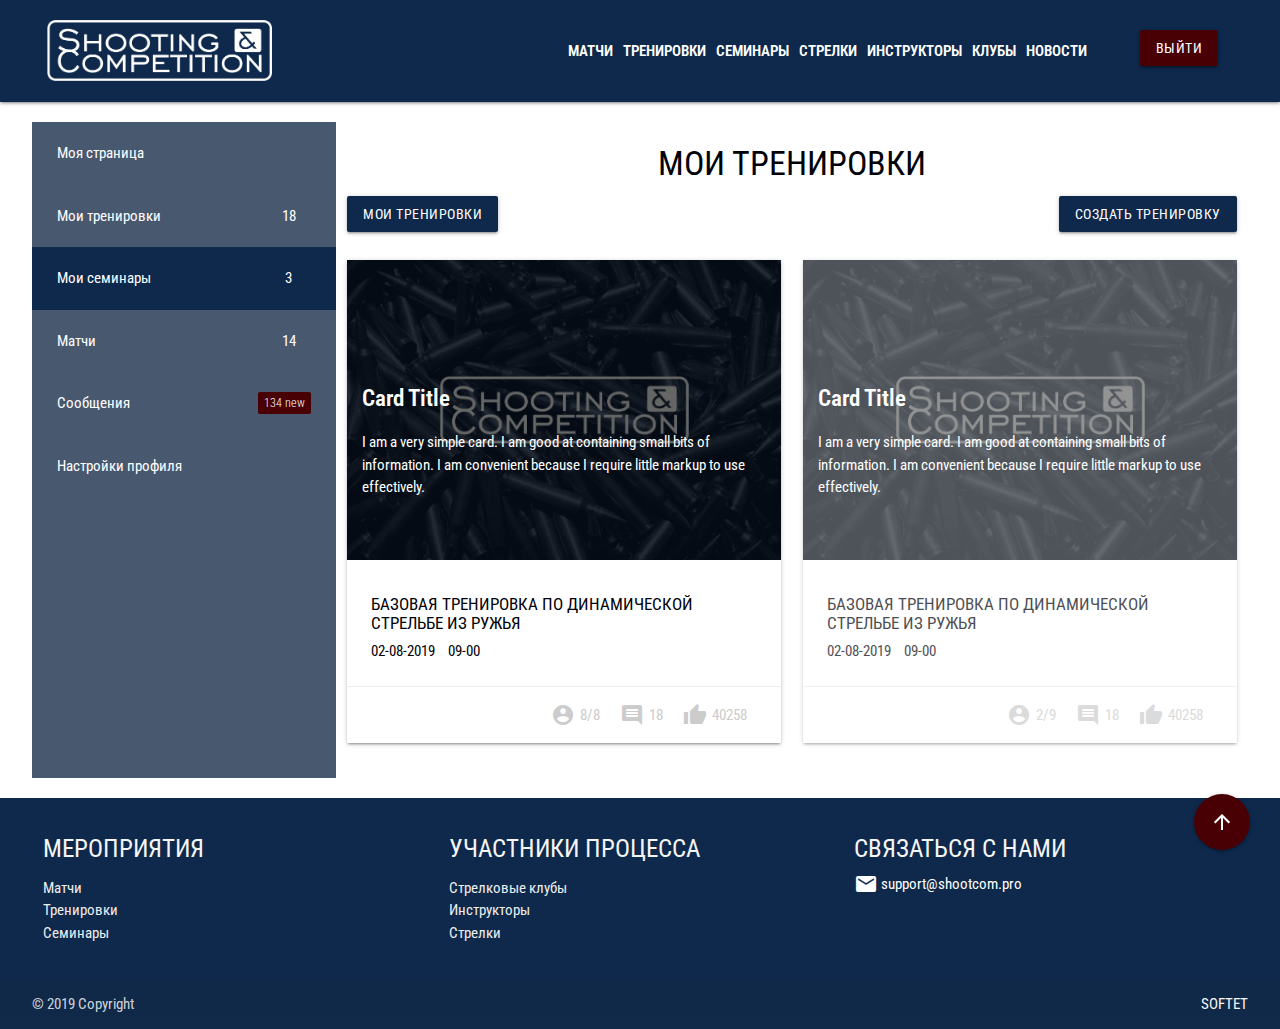
<file: instructor_page_my_trainings.html>
<!DOCTYPE html>
  <html>
    <head>
      <!--Import Google Icon Font-->
      <link href="https://fonts.googleapis.com/icon?family=Material+Icons" rel="stylesheet">
      <!--Import materialize.css-->
      <link type="text/css" rel="stylesheet" href="css/materialize.min.css"  media="screen,projection"/>
      <link type="text/css" rel="stylesheet" href="css/custom.css"  media="screen,projection"/>
      <link href="https://fonts.googleapis.com/css?family=Roboto+Condensed" rel="stylesheet"> 
      <!--Let browser know website is optimized for mobile--> 
      <meta name="viewport" content="width=device-width, initial-scale=1.0"/>
      <title>shootcom.pro</title>
      <link rel="shortcut icon" href="images/FAV.ico" type="image/x-icon">

    </head>

    <body>
      <header class="header-second">
        <!-- =============================== -->
        <div class="container header-menu"">
          <nav class=" nav-extended">
            <div class="nav-wrapper">
              <a href="index.html"><img class="brand-logo" src="images/logo-w.png"></a>
              <a href="#" data-target="mobile-demo" class="sidenav-trigger"><i class="material-icons">menu</i></a>
              <ul id="nav-mobile" class="right hide-on-med-and-down">
                <li><a href="#">Матчи</a></li>
                <li><a href="#">Тренировки</a></li>
                <li><a href="#">Семинары</a></li>
                <li><a href="shooter_page.html">Стрелки</a></li>
                <li><a href="#">Инструкторы</a></li>
                <li><a href="#">Клубы</a></li>
                <li><a href="#">Новости</a></li>
              </ul>
            </div>
          </nav>
          <div class="log-btn">
            <a class="waves-effect waves-light btn btn-logout right login">выйти</a>
          </div>
        </div>
          
        <ul class="sidenav" id="mobile-demo">
          <li><a href="#">Матчи</a></li>
          <li><a href="#">Тренировки</a></li>
          <li><a href="#">Семинары</a></li>
          <li><a href="shooter_page.html">Стрелки</a></li>
          <li><a href="#">Инструкторы</a></li>
          <li><a href="#">Клубы</a></li>
          <li><a href="#">Новости</a></li>
        </ul>
          
        <!-- =============================== -->
        <!--<nav class="container">
          <div class="logotype center">
            <a href="index.html"><img class="brand-logo" src="images/logo-w.png"></a>
          </div>
          <div class="nav-wrapper">
            <ul id="nav-mobile" class="left hide-on-small-only">
              <li><a href="#">Матчи</a></li>
              <li><a href="#">Тренировки</a></li>
              <li><a href="#">Семинары</a></li>
              <li><a href="shooter_page.html">Стрелки</a></li>
              <li><a href="#">Инструкторы</a></li>
              <li><a href="#">Клубы</a></li>
              <li><a href="#">Новости</a></li>
            </ul>
          </div>
          <div class="log-btn">
            <a class="waves-effect waves-light btn btn-logout right login">logout</a>
          </div>
        </nav>-->
      </header>
      <main class="container">
        <div class="row cabinet">
          <div class="col m3 s1 left-panel hide-on-med-and-down">
            <a href="shooter_page.html">Моя страница</a>
            <a href="shooter_page_my_trainings.html"><span class="badge">18</span>Мои тренировки</a>
            <a href="" class="btn-menu-active"><span class="badge">3</span>Мои семинары</a>
            <a href=""><span class="badge">14</span>Матчи</a>
            <a href=""><span class="badge new">134</span>Сообщения</a>
            <a href="shooter_page_my-settings.html">Настройки профиля</a>
          </div>
          <div class="col m3 s1 left-panel show-on-medium-and-down mobile-menu">
            <a href="shooter_page.html"><i class="material-icons">account_box</i></a>
            <a href="shooter_page_my_trainings.html"></span><i class="material-icons">rowing</i></a>
            <a href="" class="btn-menu-active"></span><i class="material-icons">school</i></a>
            <a href=""></span><i class="material-icons">local_activity</i></a>
            <a href=""></span><i class="material-icons">message</i></a>
            <a href="shooter_page_my-settings.html"><i class="material-icons">settings</i></a>
          </div>
          <div class="col s9">
            <h4 class="center-align">Мои тренировки</h4>
            <div class="row">
              <div class="col m8 s12">
                <!-- Dropdown Trigger -->
                <a class="dropdown-trigger btn" href="#" data-target="dropdown1">Мои тренировки</a>
                <!-- Dropdown Structure -->
                <ul id="dropdown1" class="dropdown-content">
                  
                  <li class="divider" tabindex="-1"></li>
                  <li><a href="#!"><span class="badge">1</span>Все тренировки</a></li>
                  <li class="divider" tabindex="-1"></li>
                  <li><a href="#!"><span class="badge">125</span>Запланированные</a></li>
                  <li class="divider" tabindex="-1"></li>
                  <li><a href="#!"><span class="badge">10258</span>Прошедшие</a></li>
                  <li class="divider" tabindex="-1"></li>
                  <li><a href="#!"><span class="badge">101</span>Созданные мной</a></li>
                </ul>
              </div>
              <div class="col m4 s12">
                  <a class="waves-effect waves-light btn right">Создать тренировку</a>
              </div>
            </div>
            <!--
            <div class="row">
              <div class="col m3 s12 my_tarnings center">
                  <a class="waves-effect waves-light btn-large btn-active"><span class="badge">1</span>Все тренировки</a>
              </div>
              <div class="col m3 s12 my_tarnings center">
                  <a class="waves-effect waves-light btn-large"><span class="badge">125</span>Запланированные</a>
              </div>  
              <div class="col m3 s12 my_tarnings center">
                  <a class="waves-effect waves-light btn-large"><span class="badge">10258</span>Прошедшие</a>
              </div>
              <div class="col m3 s12 my_tarnings center">
                <a class="waves-effect waves-light btn-large"><span class="badge">101</span>Созданные мной</a>
            </div>
            </div>
            -->
            <div class="row">
              <div class="col s12 m6">
                <div class="card">
                  <a href="">
                    <div class="card-image card-image-medium">
                        <div class="my-card-bg"></div>
                        <div class="my-card-text-block">                      
                          <span class="my-card-title">Card Title</span>
                          <p class="my-card-p">I am a very simple card. I am good at containing small bits of information.
                          I am convenient because I require little markup to use effectively.</p>
                          <div class="event-btns">
                            <a class="waves-effect waves-light btn event-btn right"><i class="material-icons">delete</i></a>
                            <a class="waves-effect waves-light btn event-btn right"><i class="material-icons">edit</i></a>
                          </div>
                      </div>
                    </div>
                  </a>
                  <div class="card-content">
                    <a href=""><h6>Базовая тренировка по динамической стрельбе из ружья</h6></a>
                    <time>02-08-2019</time>
                    <time>09-00</time>
                  </div>
                  <div class="card-action my-card-icons">
                    <div class="icon-element">
                      <i class="material-icons">account_circle</i>  
                      <span class="">8/8</span>
                    </div>
                    <div class="icon-element">
                      <i class="material-icons">comment</i>  
                      <span class="">18</span>
                    </div>
                    <div class="icon-element">
                      <i class="material-icons">thumb_up</i>
                      <span class="">40258</span>
                    </div>
                  </div>
                </div>
              </div>
              <div class="col s12 m6">
                <div class="card event-pass">
                  <a href="">
                    <div class="card-image card-image-medium">
                      <div class="my-card-bg"></div>
                      <div class="my-card-text-block">
                        <span class="my-card-title">Card Title</span>
                        <p class="my-card-p">I am a very simple card. I am good at containing small bits of information.
                          I am convenient because I require little markup to use effectively.</p>
                          <div class="event-btns">
                            <a class="waves-effect waves-light btn event-btn right"><i class="material-icons">delete</i></a>
                            <a class="waves-effect waves-light btn event-btn right"><i class="material-icons">edit</i></a>
                          </div>
                      </div>
                    </div>
                  </a>
                  <div class="card-content">
                    <a href=""><h6>Базовая тренировка по динамической стрельбе из ружья</h6></a>
                    <time>02-08-2019</time>
                    <time>09-00</time>
                  </div>
                  <div class="card-action my-card-icons">
                    <div class="icon-element">
                      <i class="material-icons">account_circle</i>  
                      <span class="">2/9</span>
                    </div>
                    <div class="icon-element">
                      <i class="material-icons">comment</i>  
                      <span class="">18</span>
                    </div>
                    <div class="icon-element">
                      <i class="material-icons">thumb_up</i>
                      <span class="">40258</span>
                    </div>
                  </div>
                </div>
              </div>
            </div>
          </div>
        </div>
        
        <a class="btn-floating btn-large waves-effect waves-light btn-up"><i class="material-icons">arrow_upward</i></a>

      </main>
      
      <footer class="page-footer">
        <div class="container">
          <div class="row">
            <div class="col l4 s12">
              <h5 class="grey-text text-lighten-4">Мероприятия</h5>
              <ul>
                <li><a class="grey-text text-lighten-3" href="#!">Матчи</a></li>
                <li><a class="grey-text text-lighten-3" href="#!">Тренировки</a></li>
                <li><a class="grey-text text-lighten-3" href="#!">Семинары</a></li>
              </ul>
            </div>
            <div class="col l4 s12">
              <h5 class="grey-text text-lighten-4">Участники процесса</h5>
              <ul>
                <li><a class="grey-text text-lighten-3" href="#!">Стрелковые клубы</a></li>
                <li><a class="grey-text text-lighten-3" href="#!">Инструкторы</a></li>
                <li><a class="grey-text text-lighten-3" href="#!">Стрелки</a></li>
              </ul>
            </div>
            <div class="col l4 s12">
              <h5 class="grey-text text-lighten-4">Связаться с нами</h5>
              <div class="contacts">
                <i class="material-icons">email</i>
                <span>support@shootcom.pro</span>
              </div>
            </div>
          </div>
        </div>
        <div class="footer-copyright">
          <div class="container">
          © 2019 Copyright
          <a class="grey-text text-lighten-4 right" href="#!">SOFTET</a>
          </div>
        </div>
      </footer>
                

      <!--JavaScript at end of body for optimized loading-->
      <script>
        document.addEventListener('DOMContentLoaded', function () {
          var elems = document.querySelectorAll('.sidenav');
          var instances = M.Sidenav.init(elems, options);
          var options = {
            accordion: true
          };
        });
      </script>
      <script type="text/javascript" src="js/materialize.min.js"></script>
      <!--<script>
        document.addEventListener('DOMContentLoaded', function() {
          var elems = document.querySelectorAll('.parallax');
          var instances = M.Parallax.init(elems, options);
        });
      </script>-->
      <script>
        document.addEventListener('DOMContentLoaded', function() {
          var elems = document.querySelectorAll('.dropdown-trigger');
          var options = {
            alignment:'left',
            constrainWidth: false
          };
          var instances = M.Dropdown.init(elems, options);
        });
      </script>

    </body>
  </html>
</file>
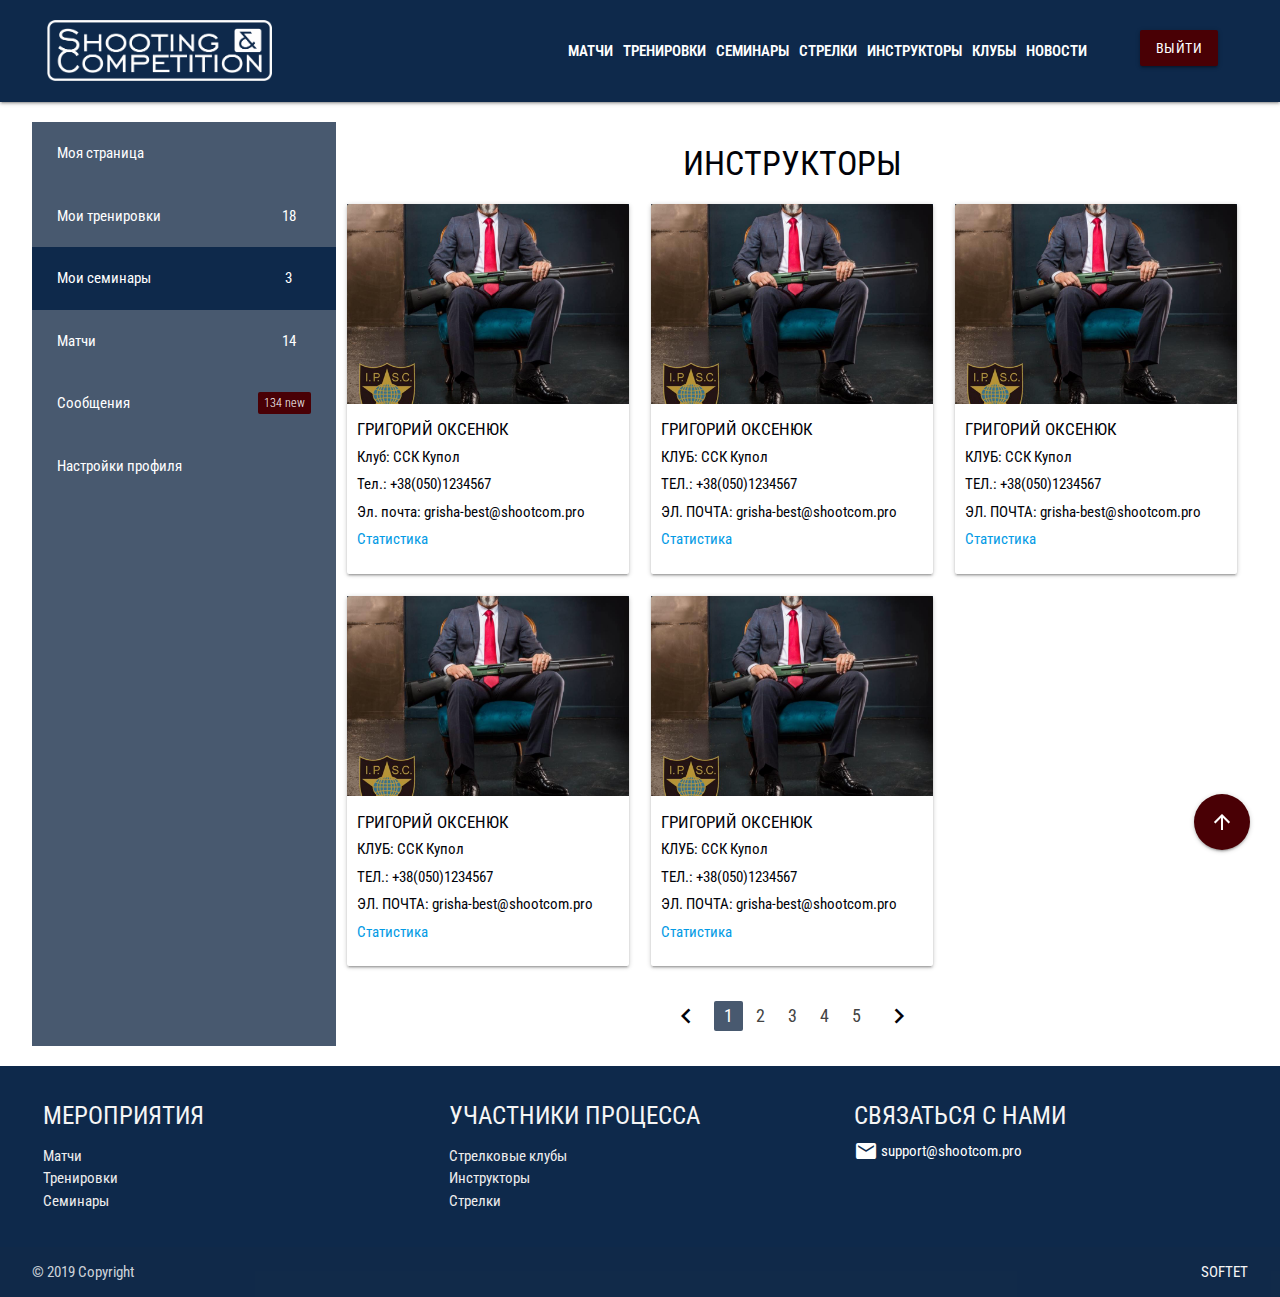
<file: instructors.html>
<!DOCTYPE html>
<html>

<head>
  <!--Import Google Icon Font-->
  <link href="https://fonts.googleapis.com/icon?family=Material+Icons" rel="stylesheet">
  <!--Import materialize.css-->
  <link type="text/css" rel="stylesheet" href="css/materialize.min.css" media="screen,projection" />
  <link type="text/css" rel="stylesheet" href="css/custom.css" media="screen,projection" />
  <link href="https://fonts.googleapis.com/css?family=Roboto+Condensed" rel="stylesheet">
  <!--Let browser know website is optimized for mobile-->
  <meta name="viewport" content="width=device-width, initial-scale=1.0" />
  <title>shootcom.pro</title>
  <link rel="shortcut icon" href="images/FAV.ico" type="image/x-icon">

</head>

<body>
  <header class="header-second">
    <!-- =============================== -->
    <div class="container header-menu"">
          <nav class=" nav-extended">
      <div class="nav-wrapper">
        <a href="index.html"><img class="brand-logo" src="images/logo-w.png"></a>
        <a href="#" data-target="mobile-demo" class="sidenav-trigger"><i class="material-icons">menu</i></a>
        <ul id="nav-mobile" class="right hide-on-med-and-down">
          <li><a href="#">Матчи</a></li>
          <li><a href="#">Тренировки</a></li>
          <li><a href="#">Семинары</a></li>
          <li><a href="shooter_page.html">Стрелки</a></li>
          <li><a href="#">Инструкторы</a></li>
          <li><a href="#">Клубы</a></li>
          <li><a href="#">Новости</a></li>
        </ul>
      </div>
      </nav>
      <div class="log-btn">
        <a class="waves-effect waves-light btn btn-logout right login">выйти</a>
      </div>
    </div>

    <ul class="sidenav" id="mobile-demo">
      <li><a href="#">Матчи</a></li>
      <li><a href="#">Тренировки</a></li>
      <li><a href="#">Семинары</a></li>
      <li><a href="shooter_page.html">Стрелки</a></li>
      <li><a href="#">Инструкторы</a></li>
      <li><a href="#">Клубы</a></li>
      <li><a href="#">Новости</a></li>
    </ul>

    <!-- =============================== -->
    <!--<nav class="container">
            <div class="logotype center">           
              <a href="index.html"><img  class="brand-logo" src="images/logo-w.png"></a>             
            </div>
            <div class="nav-wrapper"> 
              <ul id="nav-mobile" class="left hide-on-small-only">
                <li><a href="#">Матчи</a></li>
                <li><a href="#">Тренировки</a></li>
                <li><a href="#">Семинары</a></li>
                <li><a href="shooter_page.html">Стрелки</a></li>
                <li><a href="#">Инструкторы</a></li>
                <li><a href="#">Клубы</a></li>
                <li><a href="#">Новости</a></li>
              </ul>
            </div>
            <div class="log-btn">
              <a class="waves-effect waves-light btn btn-logout right login">logout</a> 
            </div>         
          </nav>-->
  </header>
  <main class="container">
    <div class="row cabinet">
      <div class="col m3 s1 left-panel hide-on-med-and-down">
        <a href="shooter_page.html">Моя страница</a>
        <a href="shooter_page_my_trainings.html"><span class="badge">18</span>Мои тренировки</a>
        <a href="" class="btn-menu-active"><span class="badge">3</span>Мои семинары</a>
        <a href=""><span class="badge">14</span>Матчи</a>
        <a href=""><span class="badge new">134</span>Сообщения</a>
        <a href="shooter_page_my-settings.html">Настройки профиля</a>
      </div>
      <div class="col m3 s1 left-panel show-on-medium-and-down mobile-menu">
        <a href="shooter_page.html"><i class="material-icons">account_box</i></a>
        <a href="shooter_page_my_trainings.html"></span><i class="material-icons">rowing</i></a>
        <a href="" class="btn-menu-active"></span><i class="material-icons">school</i></a>
        <a href=""></span><i class="material-icons">local_activity</i></a>
        <a href=""></span><i class="material-icons">message</i></a>
        <a href="shooter_page_my-settings.html"><i class="material-icons">settings</i></a>
      </div>
      <div class="col m9 s11">
        <div class="row">
          <h4 class="center-align">Инструкторы</h4>
          <div class="col s12 m4">
            <div class="card">
              <a href="">
                <div class="card-image card-image-small pers-card">
                  <img src="/images/ogg.jpg" alt="">
                </div>
              </a>
              <div class="pers-info">
                <h6>Григорий Оксенюк</h6>
                <p>Клуб: ССК Купол</p>
                <p>Тел.: +38(050)1234567</p>
                <p>Эл. почта: grisha-best@shootcom.pro</p>
                <a href="">Статистика</a>
              </div>
            </div>
          </div>
          <div class="col s12 m4">
            <div class="card">
              <a href="">
                <div class="card-image card-image-small pers-card">
                  <img src="/images/ogg.jpg" alt="">
                </div>
              </a>
              <div class="pers-info">
                <h6>Григорий Оксенюк</h6>
                <p>КЛУБ: ССК Купол</p>
                <p>ТЕЛ.: +38(050)1234567</p>
                <p>ЭЛ. ПОЧТА: grisha-best@shootcom.pro</p>
                <a href="">Статистика</a>
              </div>
            </div>
          </div>
          <div class="col s12 m4">
            <div class="card">
              <a href="">
                <div class="card-image card-image-small pers-card">
                  <img src="/images/ogg.jpg" alt="">
                </div>
              </a>
              <div class="pers-info">
                <h6>Григорий Оксенюк</h6>
                <p>КЛУБ: ССК Купол</p>
                <p>ТЕЛ.: +38(050)1234567</p>
                <p>ЭЛ. ПОЧТА: grisha-best@shootcom.pro</p>
                <a href="">Статистика</a>
              </div>
            </div>
          </div>
          <div class="col s12 m4">
            <div class="card">
              <a href="">
                <div class="card-image card-image-small pers-card">
                  <img src="/images/ogg.jpg" alt="">
                </div>
              </a>
              <div class="pers-info">
                <h6>Григорий Оксенюк</h6>
                <p>КЛУБ: ССК Купол</p>
                <p>ТЕЛ.: +38(050)1234567</p>
                <p>ЭЛ. ПОЧТА: grisha-best@shootcom.pro</p>
                <a href="">Статистика</a>
              </div>
            </div>
          </div>
          <div class="col s12 m4">
            <div class="card">
              <a href="">
                <div class="card-image card-image-small pers-card">
                  <img src="/images/ogg.jpg" alt="">
                </div>
              </a>
              <div class="pers-info">
                <h6>Григорий Оксенюк</h6>
                <p>КЛУБ: ССК Купол</p>
                <p>ТЕЛ.: +38(050)1234567</p>
                <p>ЭЛ. ПОЧТА: grisha-best@shootcom.pro</p>
                <a href="">Статистика</a>
              </div>
            </div>
          </div>
        </div>
        <ul class="pagination center">
          <li class="disabled"><a href="#!"><i class="material-icons">chevron_left</i></a></li>
          <li class="active"><a href="#!">1</a></li>
          <li class="waves-effect"><a href="#!">2</a></li>
          <li class="waves-effect"><a href="#!">3</a></li>
          <li class="waves-effect"><a href="#!">4</a></li>
          <li class="waves-effect"><a href="#!">5</a></li>
          <li class="waves-effect"><a href="#!"><i class="material-icons">chevron_right</i></a></li>
        </ul>
      </div>
    </div>

    <a class="btn-floating btn-large waves-effect waves-light btn-up"><i class="material-icons">arrow_upward</i></a>

  </main>

  <footer class="page-footer">
    <div class="container">
      <div class="row">
        <div class="col l4 s12">
          <h5 class="grey-text text-lighten-4">Мероприятия</h5>
          <ul>
            <li><a class="grey-text text-lighten-3" href="#!">Матчи</a></li>
            <li><a class="grey-text text-lighten-3" href="#!">Тренировки</a></li>
            <li><a class="grey-text text-lighten-3" href="#!">Семинары</a></li>
          </ul>
        </div>
        <div class="col l4 s12">
          <h5 class="grey-text text-lighten-4">Участники процесса</h5>
          <ul>
            <li><a class="grey-text text-lighten-3" href="#!">Стрелковые клубы</a></li>
            <li><a class="grey-text text-lighten-3" href="#!">Инструкторы</a></li>
            <li><a class="grey-text text-lighten-3" href="#!">Стрелки</a></li>
          </ul>
        </div>
        <div class="col l4 s12">
          <h5 class="grey-text text-lighten-4">Связаться с нами</h5>
          <div class="contacts">
            <i class="material-icons">email</i>
            <span>support@shootcom.pro</span>
          </div>
        </div>
      </div>
    </div>
    <div class="footer-copyright">
      <div class="container">
        © 2019 Copyright
        <a class="grey-text text-lighten-4 right" href="#!">SOFTET</a>
      </div>
    </div>
  </footer>


  <!--JavaScript at end of body for optimized loading-->
  <script>
    document.addEventListener('DOMContentLoaded', function () {
      var elems = document.querySelectorAll('.sidenav');
      var instances = M.Sidenav.init(elems, options);
      var options = {
        accordion: true
      };
    });
  </script>
  <script type="text/javascript" src="js/materialize.min.js"></script>
  <!--<script>
        document.addEventListener('DOMContentLoaded', function() {
          var elems = document.querySelectorAll('.parallax');
          var instances = M.Parallax.init(elems, options);
        });
      </script>-->
</body>

</html>
</file>
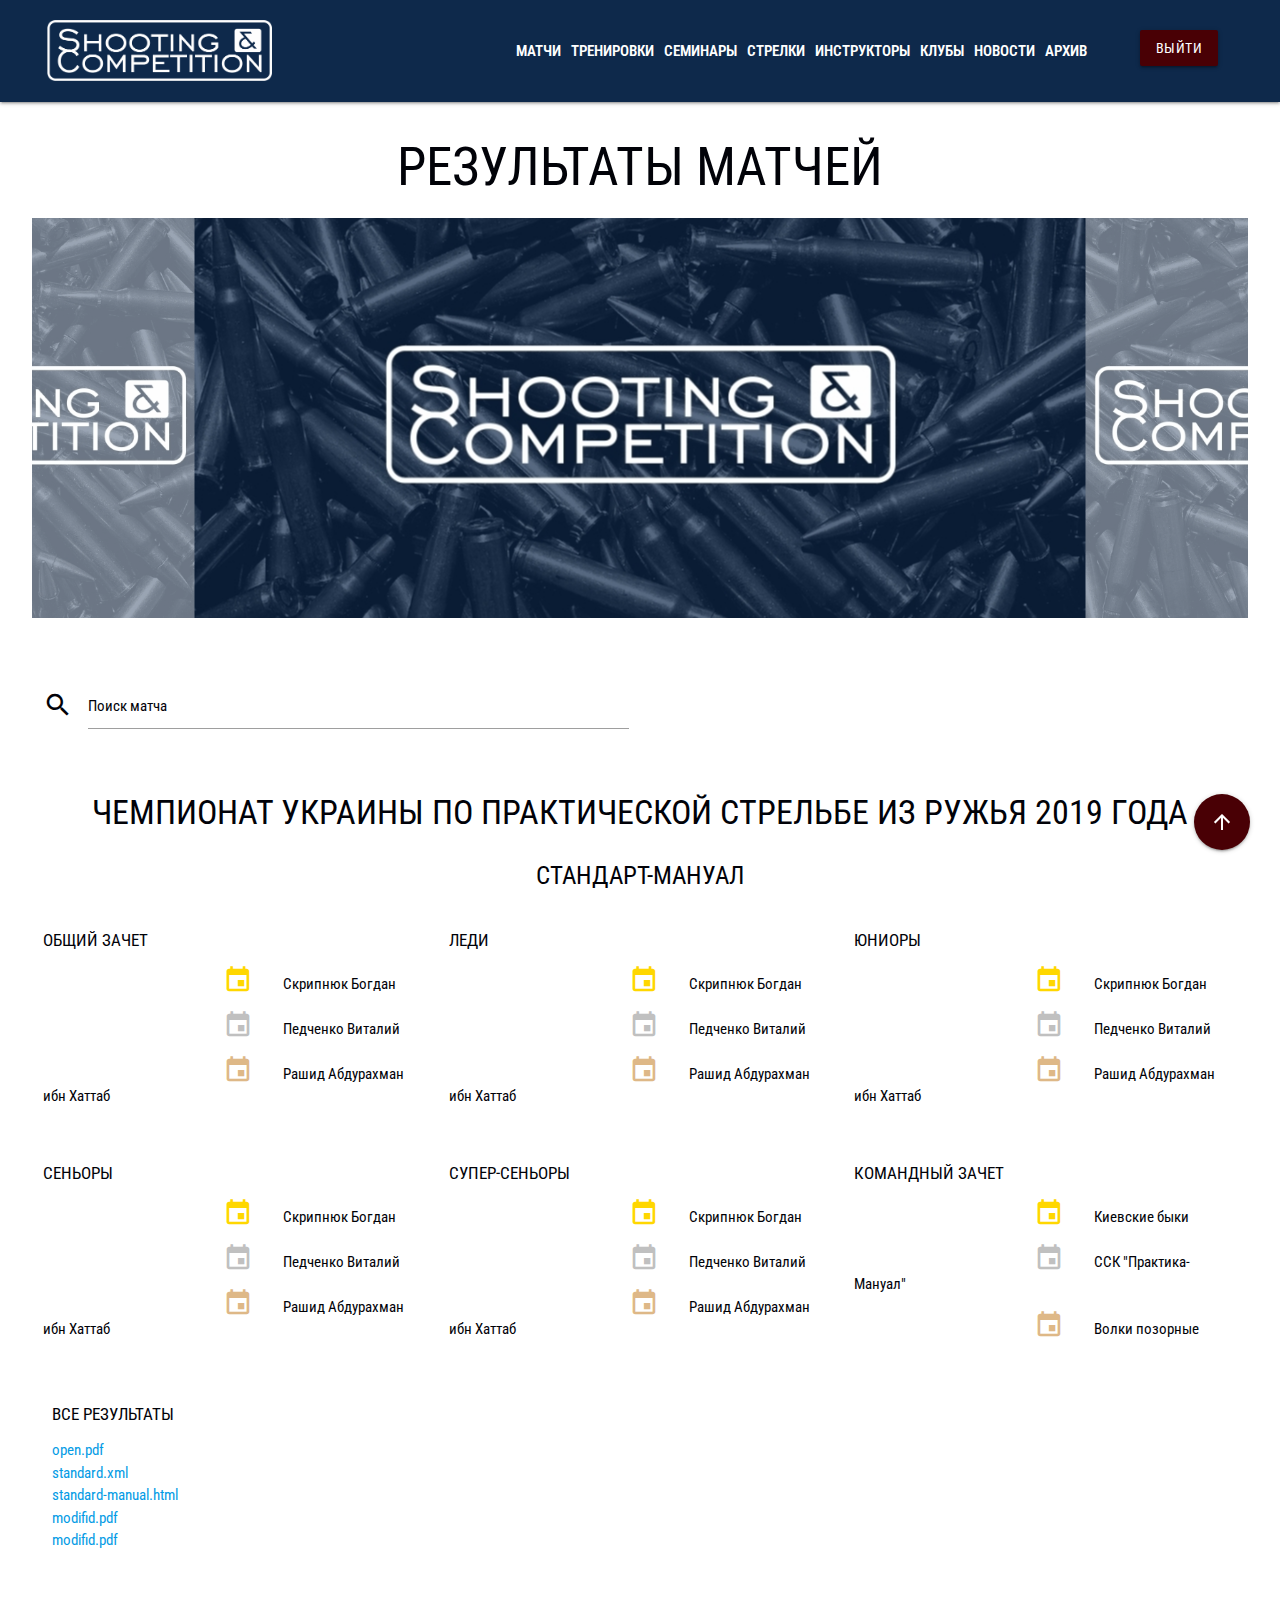
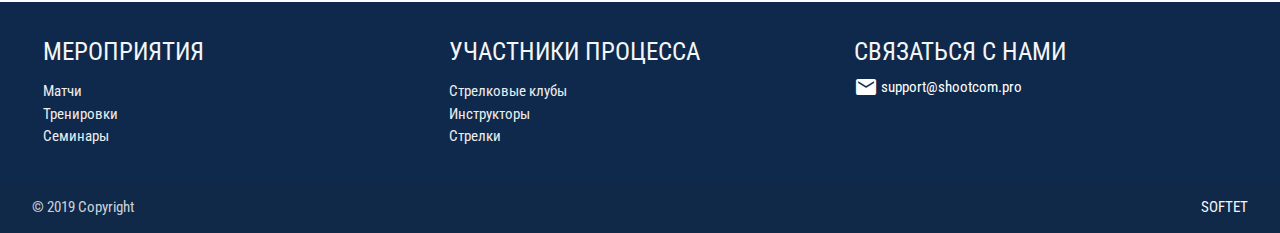
<file: match_archive.html>
<!DOCTYPE html>
  <html>
    <head>
      <!--Import Google Icon Font-->
      <link href="https://fonts.googleapis.com/icon?family=Material+Icons" rel="stylesheet">
      <!--Import materialize.css-->
      <link type="text/css" rel="stylesheet" href="css/materialize.min.css"  media="screen,projection"/>
      <link type="text/css" rel="stylesheet" href="css/custom.css"  media="screen,projection"/>
      <link href="https://fonts.googleapis.com/css?family=Roboto+Condensed" rel="stylesheet">
      <!--Let browser know website is optimized for mobile-->
      <meta name="viewport" content="width=device-width, initial-scale=1.0"/>
      <title>shootcom.pro</title>
      <link rel="shortcut icon" href="images/FAV.ico" type="image/x-icon">

    </head>

    <body>
      <header class="header-second">
        <!-- =============================== -->
        <div class="container header-menu"">
          <nav class=" nav-extended">
            <div class="nav-wrapper">
              <a href="index.html"><img class="brand-logo" src="images/logo-w.png"></a>
              <a href="#" data-target="mobile-demo" class="sidenav-trigger"><i class="material-icons">menu</i></a>
              <ul id="nav-mobile" class="right hide-on-med-and-down">
                <li><a href="#">Матчи</a></li>
                <li><a href="#">Тренировки</a></li>
                <li><a href="#">Семинары</a></li>
                <li><a href="shooter_page.html">Стрелки</a></li>
                <li><a href="#">Инструкторы</a></li>
                <li><a href="#">Клубы</a></li>
                <li><a href="#">Новости</a></li>
                <li><a href="#">Архив </a></li>
              </ul>
            </div>
          </nav>
          <div class="log-btn">
            <a class="waves-effect waves-light btn btn-logout right login">выйти</a>
          </div>
        </div>

        <ul class="sidenav" id="mobile-demo">
          <li><a href="#">Матчи</a></li>
          <li><a href="#">Тренировки</a></li>
          <li><a href="#">Семинары</a></li>
          <li><a href="shooter_page.html">Стрелки</a></li>
          <li><a href="#">Инструкторы</a></li>
          <li><a href="#">Клубы</a></li>
          <li><a href="#">Новости</a></li>
        </ul>

        <!-- =============================== -->
        <!--<nav class="container">
          <div class="logotype center">
            <a href="index.html"><img class="brand-logo" src="images/logo-w.png"></a>
          </div>
          <div class="nav-wrapper">
            <ul id="nav-mobile" class="left hide-on-small-only">
              <li><a href="#">Матчи</a></li>
              <li><a href="#">Тренировки</a></li>
              <li><a href="#">Семинары</a></li>
              <li><a href="shooter_page.html">Стрелки</a></li>
              <li><a href="#">Инструкторы</a></li>
              <li><a href="#">Клубы</a></li>
              <li><a href="#">Новости</a></li>
            </ul>
          </div>
          <div class="log-btn">
            <a class="waves-effect waves-light btn btn-logout right login">logout</a>
          </div>
        </nav>-->
      </header>

      <main>

        <div class="container">
          <div class="cards-heading">
            <h2 class="center">Результаты матчей</h2>
          </div>
          <div class="carousel carousel-archive">
            <a class="carousel-item" href="#one!"><img src="images/stub2.jpg"></a>
            <a class="carousel-item" href="#two!"><img src="images/stub2.jpg"></a>
            <a class="carousel-item" href="#three!"><img src="images/stub2.jpg"></a>
            <a class="carousel-item" href="#four!"><img src="images/stub2.jpg"></a>
            <a class="carousel-item" href="#five!"><img src="images/stub2.jpg"></a>
            <a class="carousel-item" href="#six!"><img src="images/stub2.jpg"></a>

          </div>
          <div class="row">
            <form class="col s12">
              <div class="row">
                <div class="input-field col l6 m12 s12">
                  <i class="material-icons prefix">search</i>
                  <input id="icon_prefix" type="text" class="validate">
                  <label for="icon_prefix">Поиск матча</label>
                </div>
              </div>
            </form>
          </div>

          <div class="match-places">
            <h4 class="match-name center">Чемпионат Украины по практической стрельбе из ружья 2019 года</h4>
            
            <div class="row">
              <h5 class="match-discipline center">Стандарт-мануал</h5>
              <div class="col m4 s12 match-class">
                <h6>Общий зачет</h6>
                <p><i class="material-icons small f-place">emoji_events</i>Скрипнюк Богдан</p>
                <p><i class="material-icons small s-place">emoji_events</i>Педченко Виталий</p>
                <p><i class="material-icons small t-place">emoji_events</i>Рашид Абдурахман ибн Хаттаб</p>
              </div>
              <div class="col m4 s12 match-class">
                <h6>Леди</h6>
                <p><i class="material-icons small f-place">emoji_events</i>Скрипнюк Богдан</p>
                <p><i class="material-icons small s-place">emoji_events</i>Педченко Виталий</p>
                <p><i class="material-icons small t-place">emoji_events</i>Рашид Абдурахман ибн Хаттаб</p>
              </div>
              <div class="col m4 s12 match-class">
                <h6>Юниоры</h6>
                <p><i class="material-icons small f-place">emoji_events</i>Скрипнюк Богдан</p>
                <p><i class="material-icons small s-place">emoji_events</i>Педченко Виталий</p>
                <p><i class="material-icons small t-place">emoji_events</i>Рашид Абдурахман ибн Хаттаб</p>
              </div>
              <div class="col m4 s12 match-class">
                <h6>Сеньоры</h6>
                <p><i class="material-icons small f-place">emoji_events</i>Скрипнюк Богдан</p>
                <p><i class="material-icons small s-place">emoji_events</i>Педченко Виталий</p>
                <p><i class="material-icons small t-place">emoji_events</i>Рашид Абдурахман ибн Хаттаб</p>
              </div>
              <div class="col m4 s12 match-class">
                <h6>Супер-сеньоры</h6>
                <p><i class="material-icons small f-place">emoji_events</i>Скрипнюк Богдан</p>
                <p><i class="material-icons small s-place">emoji_events</i>Педченко Виталий</p>
                <p><i class="material-icons small t-place">emoji_events</i>Рашид Абдурахман ибн Хаттаб</p>
              </div>
              <div class="col m4 s12 match-class">
                <h6>Командный зачет</h6>
                <p><i class="material-icons small f-place">emoji_events</i>Киевские быки</p>
                <p><i class="material-icons small s-place">emoji_events</i>ССК "Практика-Мануал"</p>
                <p><i class="material-icons small t-place">emoji_events</i>Волки позорные</p>
              </div>
            
            
            </div>
            <div class="match-res-attached">
              <h6>Все результаты</h6>
              <ul>
                <li><a href="">open.pdf</a></li>
                <li><a href="">standard.xml</a></li>
                <li><a href="">standard-manual.html</a></li>
                <li><a href="">modifid.pdf</a></li>
                <li><a href="">modifid.pdf</a></li>
              </ul>
          </div>
          

        </div>
        <a class="btn-floating btn-large waves-effect waves-light btn-up"><i class="material-icons">arrow_upward</i></a>

      </main>

      <footer class="page-footer">
        <div class="container">
          <div class="row">
            <div class="col l4 s12">
              <h5 class="grey-text text-lighten-4">Мероприятия</h5>
              <ul>
                <li><a class="grey-text text-lighten-3" href="#!">Матчи</a></li>
                <li><a class="grey-text text-lighten-3" href="#!">Тренировки</a></li>
                <li><a class="grey-text text-lighten-3" href="#!">Семинары</a></li>
              </ul>
            </div>
            <div class="col l4 s12">
              <h5 class="grey-text text-lighten-4">Участники процесса</h5>
              <ul>
                <li><a class="grey-text text-lighten-3" href="#!">Стрелковые клубы</a></li>
                <li><a class="grey-text text-lighten-3" href="#!">Инструкторы</a></li>
                <li><a class="grey-text text-lighten-3" href="#!">Стрелки</a></li>
              </ul>
            </div>
            <div class="col l4 s12">
              <h5 class="grey-text text-lighten-4">Связаться с нами</h5>
              <div class="contacts">
                <i class="material-icons">email</i>
                <span>support@shootcom.pro</span>
              </div>
            </div>
          </div>
        </div>
        <div class="footer-copyright">
          <div class="container">
          © 2019 Copyright
          <a class="grey-text text-lighten-4 right" href="#!">SOFTET</a>
          </div>
        </div>
      </footer>


      <!--JavaScript at end of body for optimized loading-->
      <!-- carousel -->
      <script>
        document.addEventListener('DOMContentLoaded', function () {
          var elems = document.querySelectorAll('.carousel');
          var instances = M.Carousel.init(elems, options);
          var options = {
            duration: 200,
            dist: -50,
            numVisible: 5,
            fullWidth: false,
            indicators: true,
            onCycleTo: null,
            noWrap:true,
            shift: -100
          };
        })
      </script>

      <script>
        document.addEventListener('DOMContentLoaded', function () {
          var elems = document.querySelectorAll('.sidenav');
          var instances = M.Sidenav.init(elems, options);
          var options = {
            accordion: true
          };
        });
      </script>
      
      <!-- general -->
      <script type="text/javascript" src="js/materialize.min.js"></script>

      <!-- parallax -->
      <script>
        document.addEventListener('DOMContentLoaded', function() {
          var elems = document.querySelectorAll('.parallax');
          var options = {
            responsiveThreshold: 0
          };
          var instances = M.Parallax.init(elems, options);
        });
      </script>

      <!-- <script>
        document.addEventListener('DOMContentLoaded', function() {
        var elems = document.querySelectorAll('.carousel');
        var options = {
          duration: 100,
          numVisible: 1,
          indicators: true,
          onCycleTo: 1,
          noWrap:true
        };
        var instances = M.Carousel.init(elems, options);
      });
      </script> -->

    </body>
  </html>
</file>
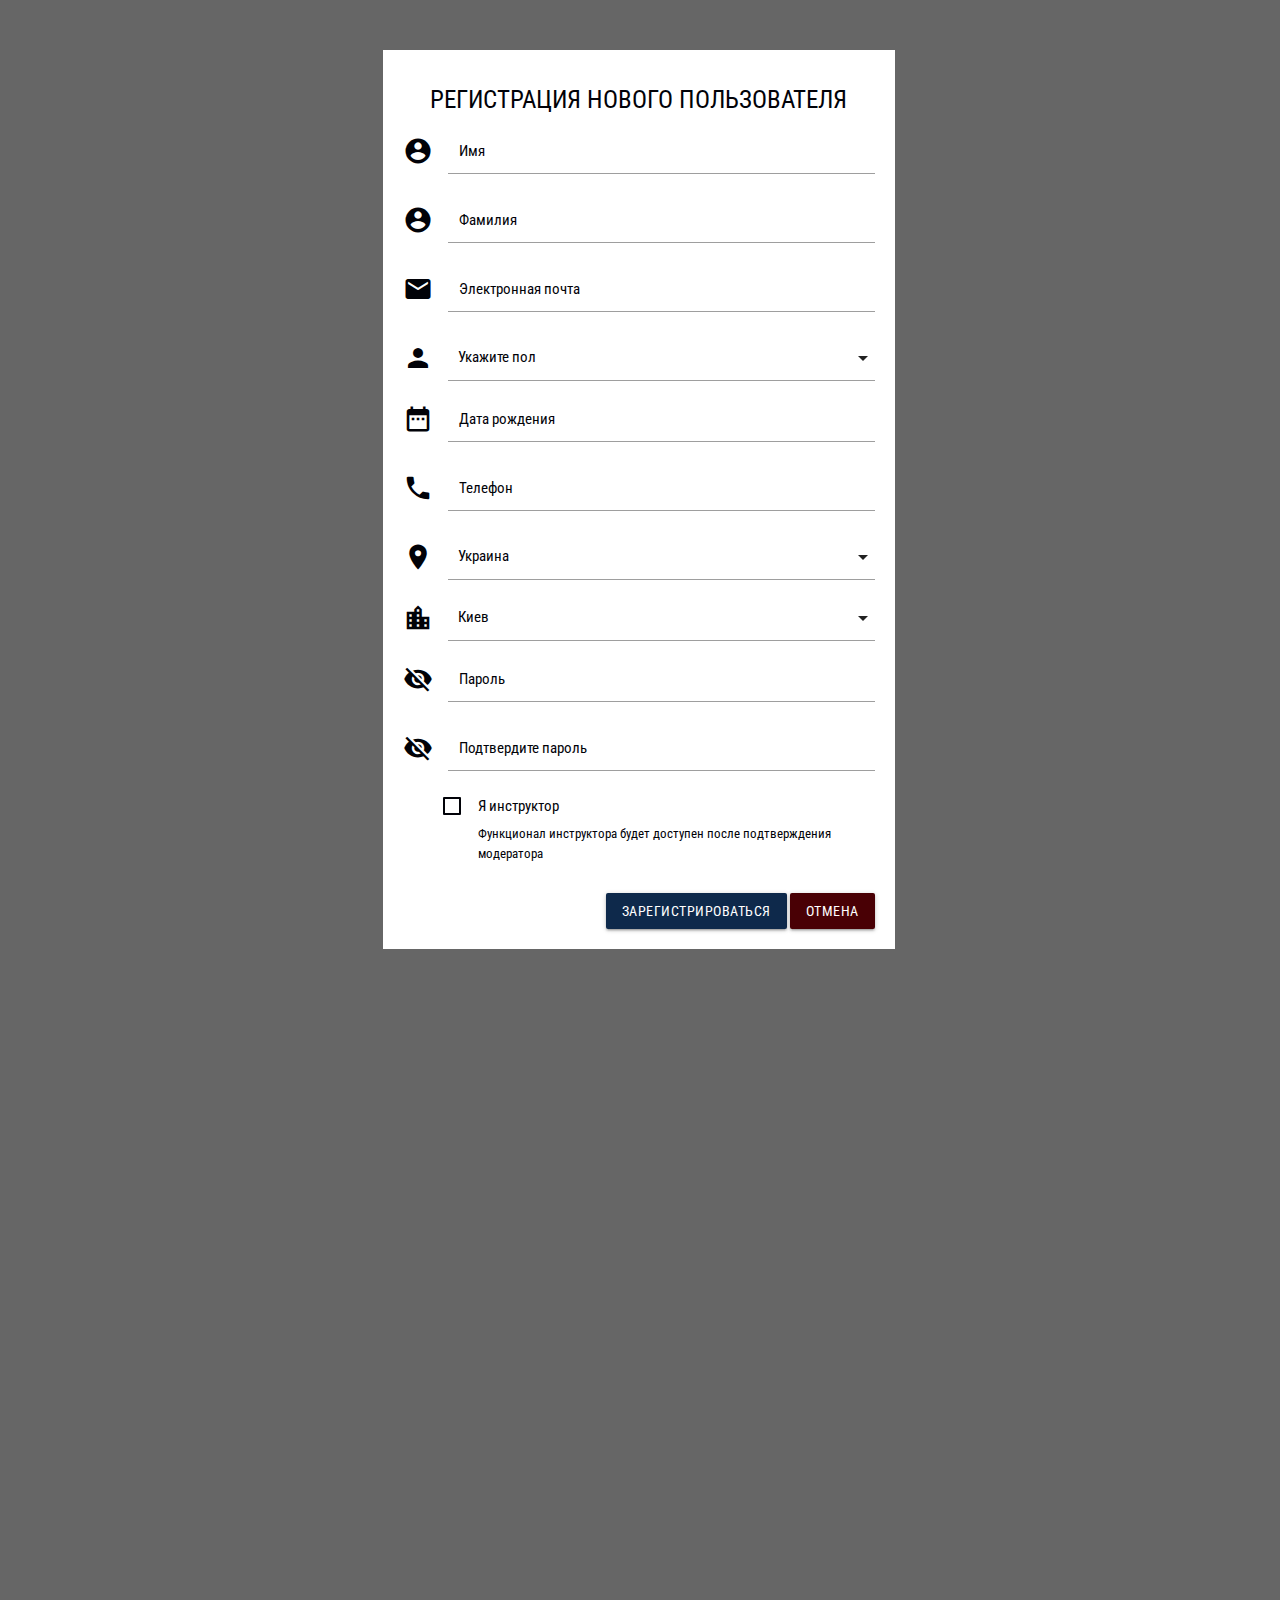
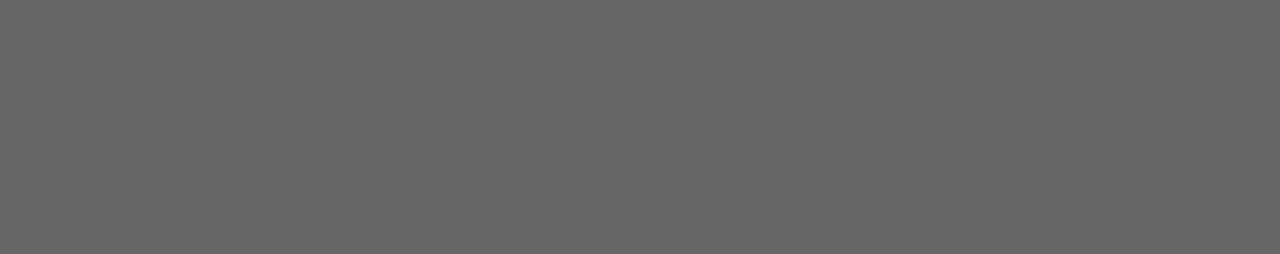
<file: registration_form.html>
<!DOCTYPE html>
  <html>
    <head>
      <!--Import Google Icon Font-->
      <link href="https://fonts.googleapis.com/icon?family=Material+Icons" rel="stylesheet">
      <!--Import materialize.css-->
      <link type="text/css" rel="stylesheet" href="css/materialize.min.css"  media="screen,projection"/>
      <link type="text/css" rel="stylesheet" href="css/custom.css"  media="screen,projection"/>
      <link href="https://fonts.googleapis.com/css?family=Roboto+Condensed" rel="stylesheet"> 
      <!--Let browser know website is optimized for mobile-->
      <meta name="viewport" content="width=device-width, initial-scale=1.0"/>
      <title>shootcom.pro</title>
      <link rel="shortcut icon" href="images/FAV.ico" type="image/x-icon">

    </head>

    <body>
      
      <div class="fixed-overlay"></div>
      <div class="fixed-overlay_modal"> 
        <!--<div class="modal">-->
          <div class="modal_container">
            <h5 class="center-align">Регистрация нового пользователя</h5>
            <div class="input-field col s6">
              <i class="material-icons prefix">account_circle</i>
              <input id="icon_prefix" type="text" class="validate">
              <label for="icon_prefix">Имя</label>
            </div>
            <div class="input-field col s6">
              <i class="material-icons prefix">account_circle</i>
              <input id="icon_prefix" type="text" class="validate">
              <label for="icon_prefix">Фамилия</label>
            </div>
            <div class="input-field col s6">
              <i class="material-icons prefix">email</i>
              <input id="icon_prefix" type="text" class="validate">
              <label for="icon_prefix">Электронная почта</label>
            </div>

            <div class="input-field col s6">
              <i class="material-icons prefix">person</i>
              <select>
                <option value="" disabled selected>Укажите пол</option>
                <option value="1">Мужской</option>
                <option value="2">Женский</option>
              </select>
            </div>
            <div class="input-field col s6">
              <i class="material-icons prefix">date_range</i>
              <input type="text" class="datepicker">
              <label for="icon_prefix">Дата рождения</label>
            </div>
            <div class="input-field col s6">
              <i class="material-icons prefix">phone</i>
              <input id="icon_prefix" type="text" class="validate">
              <label for="icon_prefix">Телефон</label>
            </div>
            <div class="input-field col s6">
              <i class="material-icons prefix">location_on</i>
              <select>
                <option value="" selected>Украина</option>
                <option value="1">США</option>
                <option value="2">Колумбия</option>
              </select>
            </div>
            <div class="input-field col s6">
              <i class="material-icons prefix">location_city</i>
              <select>
                <option value="" disabled selected>Киев</option>
                <option value="1">Сиетл</option>
                <option value="2">Богота</option>
              </select>
            </div>
            <div class="input-field col s6">
              <i class="material-icons prefix">visibility_off</i>
              <input id="icon_prefix" type="text" class="validate">
              <label for="icon_prefix">Пароль</label>
            </div>
            <div class="input-field col s6">
              <i class="material-icons prefix">visibility_off</i>
              <input id="icon_prefix" type="text" class="validate">
              <label for="icon_prefix">Подтвердите пароль</label>
            </div>
            <div class="input-field col s6">
              <form class="is-instructor" action="#">
                <p class="is-instructor-check">
                  <label>
                    <input type="checkbox" />
                    <span>Я инструктор</span>
                  </label>
                </p>
                <p class="is-instructor-pruf">Функционал инструктора будет доступен после подтверждения модератора</p>
              </form>
            </div>
            <div class="btn-reg right">
              <a class="waves-effect waves-light btn">Зарегистрироваться</a>
              <a class="waves-effect waves-light btn btn-logout">Отмена</a>
            </div>
          </div>
          
        <!--</div>-->        
      </div>
      <script type="text/javascript" src="js/materialize.min.js"></script>
      <script>document.addEventListener('DOMContentLoaded', function() {
          var elems = document.querySelectorAll('select');
          var options = {
            classes: "",
            dropdownOptions: {}
            };
            var instances = M.FormSelect.init(elems, options);
          });
        </script>
        <script>document.addEventListener('DOMContentLoaded', function() {
          var elems = document.querySelectorAll('.datepicker');
          var options = {
            autoClose: true,
            container: null
          };
          var instances = M.Datepicker.init(elems, options);
          });
        </script>
    </body>
  </html>
</file>
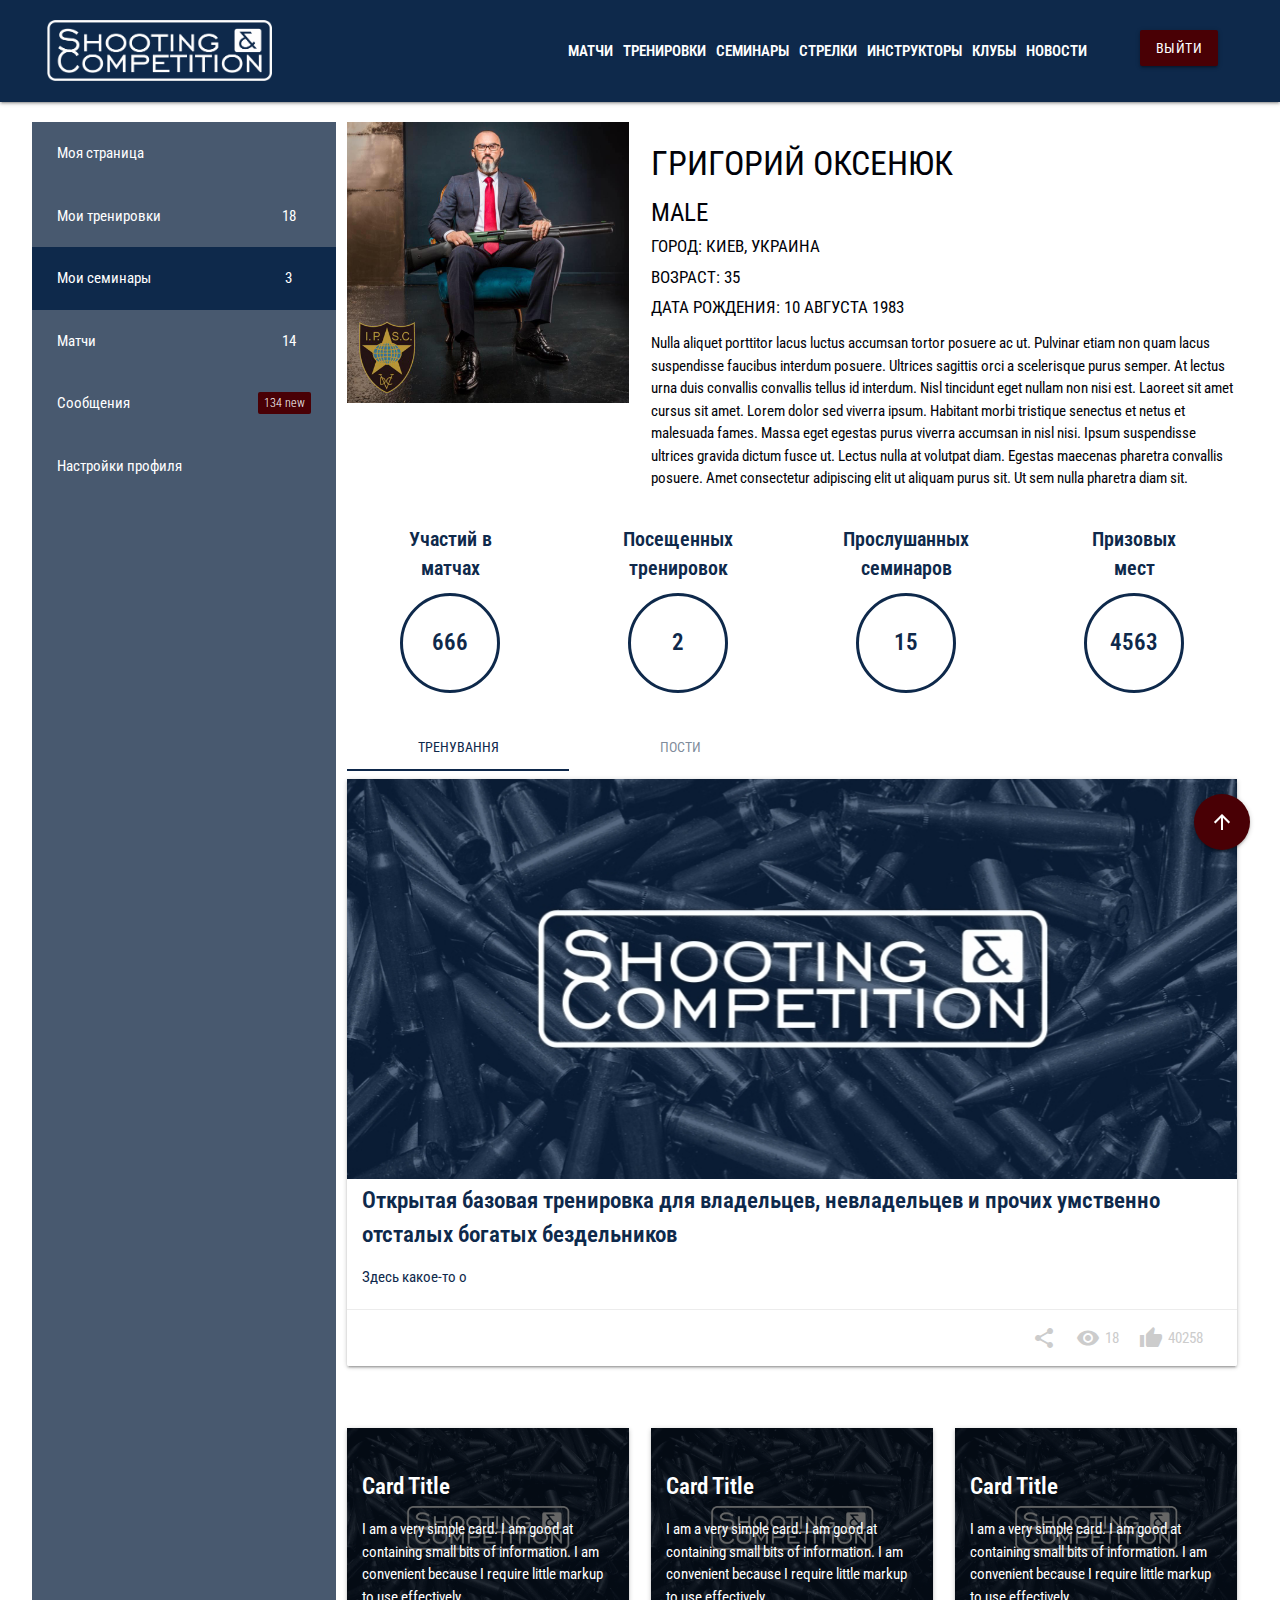
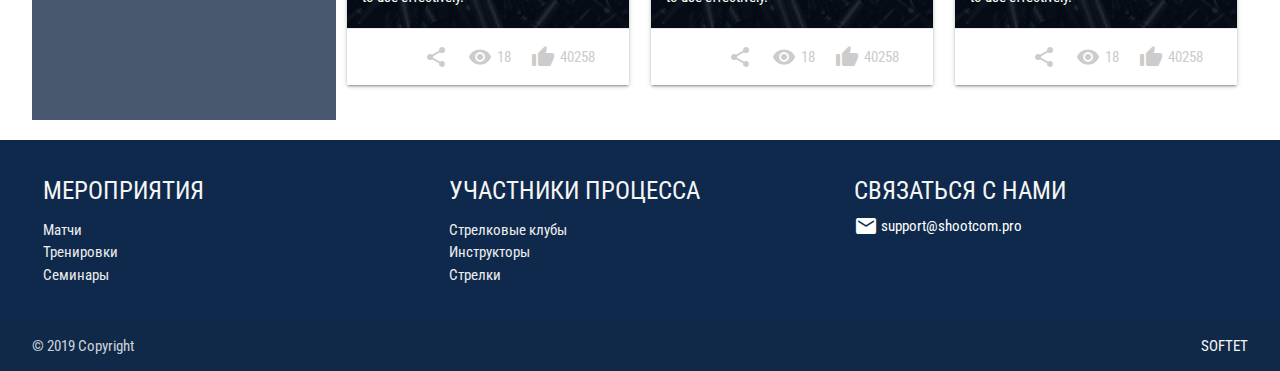
<file: shooter_page.html>
<!DOCTYPE html>
  <html>
    <head>
      <!--Import Google Icon Font-->
      <link href="https://fonts.googleapis.com/icon?family=Material+Icons" rel="stylesheet">
      <!--Import materialize.css-->
      <link type="text/css" rel="stylesheet" href="css/materialize.min.css"  media="screen,projection"/>
      <link type="text/css" rel="stylesheet" href="css/custom.css"  media="screen,projection"/>
      <link href="https://fonts.googleapis.com/css?family=Roboto+Condensed" rel="stylesheet"> 
      <!--Let browser know website is optimized for mobile--> 
      <meta name="viewport" content="width=device-width, initial-scale=1.0"/>
      <title>shootcom.pro</title>
      <link rel="shortcut icon" href="images/FAV.ico" type="image/x-icon">

    </head>

    <body>
      <header class="header-second">    
        <!-- =============================== -->
        <div class="container header-menu"">
          <nav class="nav-extended">
            <div class="nav-wrapper">
              <a href="index.html"><img class="brand-logo" src="images/logo-w.png"></a>
              <a href="#" data-target="mobile-demo" class="sidenav-trigger"><i class="material-icons">menu</i></a>
              <ul id="nav-mobile" class="right hide-on-med-and-down">
                <li><a href="#">Матчи</a></li>
                <li><a href="#">Тренировки</a></li>
                <li><a href="#">Семинары</a></li>
                <li><a href="shooter_page.html">Стрелки</a></li>
                <li><a href="#">Инструкторы</a></li>
                <li><a href="#">Клубы</a></li>
                <li><a href="#">Новости</a></li>
              </ul>
            </div>
          </nav>
          <div class="log-btn">
            <a class="waves-effect waves-light btn btn-logout right login">выйти</a>
          </div>
        </div>
        
        <ul class="sidenav" id="mobile-demo">
          <li><a href="#">Матчи</a></li>
          <li><a href="#">Тренировки</a></li>
          <li><a href="#">Семинары</a></li>
          <li><a href="shooter_page.html">Стрелки</a></li>
          <li><a href="#">Инструкторы</a></li>
          <li><a href="#">Клубы</a></li>
          <li><a href="#">Новости</a></li>
        </ul>
        
        <!-- =============================== -->
          <!--<nav class="container">
            <div class="logotype center">           
              <a href="index.html"><img  class="brand-logo" src="images/logo-w.png"></a>             
            </div>
            <div class="nav-wrapper"> 
              <ul id="nav-mobile" class="left hide-on-small-only">
                <li><a href="#">Матчи</a></li>
                <li><a href="#">Тренировки</a></li>
                <li><a href="#">Семинары</a></li>
                <li><a href="shooter_page.html">Стрелки</a></li>
                <li><a href="#">Инструкторы</a></li>
                <li><a href="#">Клубы</a></li>
                <li><a href="#">Новости</a></li>
              </ul>
            </div>
            <div class="log-btn">
              <a class="waves-effect waves-light btn btn-logout right login">logout</a> 
            </div>         
          </nav>--> 
      </header>
      <main class="container">
        <div class="row cabinet">
          <div class="col m3 s1 left-panel hide-on-med-and-down">
            <a href="shooter_page.html">Моя страница</a>
            <a href="shooter_page_my_trainings.html"><span class="badge">18</span>Мои тренировки</a>
            <a href="" class="btn-menu-active"><span class="badge">3</span>Мои семинары</a>
            <a href=""><span class="badge">14</span>Матчи</a>
            <a href=""><span class="badge new">134</span>Сообщения</a>
            <a href="shooter_page_my-settings.html">Настройки профиля</a>
          </div>
          <div class="col m3 s1 left-panel show-on-medium-and-down mobile-menu">
            <a href="shooter_page.html"><i class="material-icons">account_box</i></a>
            <a href="shooter_page_my_trainings.html"></span><i class="material-icons">rowing</i></a>
            <a href="" class="btn-menu-active"></span><i class="material-icons">school</i></a>
            <a href=""></span><i class="material-icons">local_activity</i></a>
            <a href=""></span><i class="material-icons">message</i></a>
            <a href="shooter_page_my-settings.html"><i class="material-icons">settings</i></a>
          </div>
          <div class="col m9 s11">
            <div class="row">
              <div class="col m4 personal-photo">
                <img src="/images/ogg.jpg"/>
                <a class="waves-effect waves-light btn image-change-btn"><i class="material-icons">edit</i></a>
              </div>
              <div class="col m8 personal-info">
                <h4>Григорий Оксенюк</h4>
                <h5>male</h5>
                <h6>Город: <span>Киев, Украина</span></h6>
                <h6>Возраст: <span>35</span></h6>
                <h6>Дата рождения: <span>10 августа 1983</span></h6>
                <p>Nulla aliquet porttitor lacus luctus accumsan tortor posuere ac ut. Pulvinar etiam non quam lacus suspendisse faucibus interdum posuere. Ultrices sagittis orci a scelerisque purus semper. At lectus urna duis convallis convallis tellus id interdum. Nisl tincidunt eget nullam non nisi est. Laoreet sit amet cursus sit amet. Lorem dolor sed viverra ipsum. Habitant morbi tristique senectus et netus et malesuada fames. Massa eget egestas purus viverra accumsan in nisl nisi. Ipsum suspendisse ultrices gravida dictum fusce ut. Lectus nulla at volutpat diam. Egestas maecenas pharetra convallis posuere. Amet consectetur adipiscing elit ut aliquam purus sit. Ut sem nulla pharetra diam sit.</p>
              </div>
            </div>
            <div class="row">
              <div class="col s12 m3 center label-statistic">
                <span class="statistic">Участий в<br>матчах</span>
                <div class="number center-align"><span class="digit">666</span></div>
              </div>
              <div class="col s12 m3 center label-statistic">
                <span class="statistic">Посещенных<br>тренировок</span>
                <div class="number center-align"><span class="digit">2</span></div>
              </div>
              <div class="col s12 m3 center label-statistic">
                <span class="statistic">Прослушанных<br>семинаров</span>
                <div class="number center-align"><span class="digit">15</span></div>
              </div>
              <div class="col s12 m3 center label-statistic">
                <span class="statistic ">Призовых<br>мест</span>
                <div class="number center-align"><span class="digit">4563</span></div>
              </div>
            </div>
            <div class="row">
              <div class="col s12">
                <ul class="tabs">
                  <li class="tab col s3"><a class="active" href="#workouts">Тренування</a></li>
                  <li class="tab col s3"><a href="#posts">Пости</a></li>
                  <!-- <li class="tab col s3 disabled"><a href="#test3">Disabled Tab</a></li>
                  <li class="tab col s3"><a href="#test4">Test 4</a></li> -->
                </ul>
              </div>
              <!--  tab content start-->
              <div id="workouts" class="col s12">
                <div class="row">
                  <div class="col s12 m12">
                    <div class="card">
                      <a href="">
                      <div class="card-image card-image-large">
                        <!-- <div class="my-card-bg"></div>  -->
                      </div>
                      </a>
                      <div class="my-card-info">
                        <span class="my-card-title-new">Открытая базовая тренировка для владельцев, невладельцев и прочих умственно отсталых богатых бездельников</span>
                        <p class="my-card-p-new">Здесь какое-то о</p>
                      </div>
                      <div class="card-action my-card-icons">
                        <div class="icon-element">
                          <i class="material-icons">share</i>
                        </div>
                        <div class="icon-element">
                          <i class="material-icons">remove_red_eye</i>  
                          <span class="">18</span>
                        </div>
                        <div class="icon-element">
                            <i class="material-icons">thumb_up</i>
                            <span class="">40258</span>
                        </div>
                      </div>
                    </div>
                  </div>
                </div>
              </div>
              <div id="posts" class="col s12">
                <div class="row">
                  <div class="col s12 m6">
                    <div class="card">
                      <a href="">
                        <div class="card-image card-image-medium">
                          <div class="my-card-bg"></div>
                          <div class="my-card-text-block">
                              <span class="my-card-title">Card Title</span>
                              <p class="my-card-p">I am a very simple card. I am good at containing small bits of information.
                                I am convenient because I require little markup to use effectively.</p>
                          </div>
                        </div>
                      </a>
                      <div class="card-action my-card-icons">
                        <div class="icon-element">
                          <i class="material-icons">share</i>
                        </div>
                        <div class="icon-element">
                          <i class="material-icons">remove_red_eye</i>  
                          <span class="">18</span>
                        </div>
                        <div class="icon-element">
                          <i class="material-icons">thumb_up</i>
                          <span class="">40258</span>
                        </div>
                      </div>
                    </div>
                  </div>
                  <div class="col s12 m6">
                    <div class="card">
                      <a href="">
                        <div class="card-image card-image-medium">
                          <div class="my-card-bg"></div>
                          <div class="my-card-text-block">
                              <span class="my-card-title">Card Title</span>
                              <p class="my-card-p">I am a very simple card. I am good at containing small bits of information.
                                I am convenient because I require little markup to use effectively.</p>
                          </div>
                        </div>
                      </a>
                      <div class="card-action my-card-icons">
                        <div class="icon-element">
                          <i class="material-icons">share</i>
                        </div>
                        <div class="icon-element">
                          <i class="material-icons">remove_red_eye</i>  
                          <span class="">18</span>
                        </div>
                        <div class="icon-element">
                          <i class="material-icons">thumb_up</i>
                          <span class="">40258</span>
                        </div>
                      </div>
                    </div>
                  </div>
                </div>
              </div>
              <!--  tab content end-->
            </div>
            <div class="row">
              <div class="col s12 m4">
                <div class="card">
                  <a href="">
                    <div class="card-image card-image-small">
                      <div class="my-card-bg"></div>
                      <div class="my-card-text-block">
                        <span class="my-card-title">Card Title</span>
                        <p class="my-card-p">I am a very simple card. I am good at containing small bits of information.
                          I am convenient because I require little markup to use effectively.</p>
                      </div>
                    </div>
                  </a>
                  <div class="card-action my-card-icons">
                    <div class="icon-element">
                      <i class="material-icons">share</i>
                    </div>
                    <div class="icon-element">
                      <i class="material-icons">remove_red_eye</i>  
                      <span class="">18</span>
                    </div>
                    <div class="icon-element">
                      <i class="material-icons">thumb_up</i>
                      <span class="">40258</span>
                    </div>
                  </div>
                </div>
              </div>
              <div class="col s12 m4">
                <div class="card">
                  <a href="">
                    <div class="card-image card-image-small">
                      <div class="my-card-bg"></div>
                      <div class="my-card-text-block">
                        <span class="my-card-title">Card Title</span>
                        <p class="my-card-p">I am a very simple card. I am good at containing small bits of information.
                          I am convenient because I require little markup to use effectively.</p>
                      </div>
                    </div>
                  </a>
                  <div class="card-action my-card-icons">
                    <div class="icon-element">
                      <i class="material-icons">share</i>
                    </div>
                    <div class="icon-element">
                      <i class="material-icons">remove_red_eye</i>  
                      <span class="">18</span>
                    </div>
                    <div class="icon-element">
                      <i class="material-icons">thumb_up</i>
                      <span class="">40258</span>
                    </div>
                  </div>
                </div>
              </div>
              <div class="col s12 m4">
                <div class="card">
                  <a href="">
                    <div class="card-image card-image-small">
                      <div class="my-card-bg"></div>
                      <div class="my-card-text-block">
                        <span class="my-card-title">Card Title</span>
                        <p class="my-card-p">I am a very simple card. I am good at containing small bits of information.
                          I am convenient because I require little markup to use effectively.</p>
                      </div>
                    </div>
                  </a>
                  <div class="card-action my-card-icons">
                    <div class="icon-element">
                      <i class="material-icons">share</i>
                    </div>
                    <div class="icon-element">
                      <i class="material-icons">remove_red_eye</i>  
                      <span class="">18</span>
                    </div>
                    <div class="icon-element">
                      <i class="material-icons">thumb_up</i>
                      <span class="">40258</span>
                    </div>
                  </div>
                </div>
              </div>
            </div>
          </div>
        </div>
        
        <a class="btn-floating btn-large waves-effect waves-light btn-up"><i class="material-icons">arrow_upward</i></a>

      </main>
      
      <footer class="page-footer">
        <div class="container">
          <div class="row">
            <div class="col l4 s12">
              <h5 class="grey-text text-lighten-4">Мероприятия</h5>
              <ul>
                <li><a class="grey-text text-lighten-3" href="#!">Матчи</a></li>
                <li><a class="grey-text text-lighten-3" href="#!">Тренировки</a></li>
                <li><a class="grey-text text-lighten-3" href="#!">Семинары</a></li>
              </ul>
            </div>
            <div class="col l4 s12">
              <h5 class="grey-text text-lighten-4">Участники процесса</h5>
              <ul>
                <li><a class="grey-text text-lighten-3" href="#!">Стрелковые клубы</a></li>
                <li><a class="grey-text text-lighten-3" href="#!">Инструкторы</a></li>
                <li><a class="grey-text text-lighten-3" href="#!">Стрелки</a></li>
              </ul>
            </div>
            <div class="col l4 s12">
              <h5 class="grey-text text-lighten-4">Связаться с нами</h5>
              <div class="contacts">
                <i class="material-icons">email</i>
                <span>support@shootcom.pro</span>
              </div>
            </div>
          </div>
        </div>
        <div class="footer-copyright">
          <div class="container">
          © 2019 Copyright
          <a class="grey-text text-lighten-4 right" href="#!">SOFTET</a>
          </div>
        </div>
      </footer>
                

      <!--JavaScript at end of body for optimized loading-->
      <script>
        document.addEventListener('DOMContentLoaded', function () {
          var elems = document.querySelectorAll('.tabs');
          var instance = M.Tabs.init(elems, options);
          var options = {
            duration: 1500,
            swipeable: true
          };
        });
      </script>
      <script type="text/javascript" src="js/materialize.min.js"></script>
      <!--<script>
        document.addEventListener('DOMContentLoaded', function() {
          var elems = document.querySelectorAll('.parallax');
          var instances = M.Parallax.init(elems, options);
        });
      </script>-->
    </body>
  </html>
</file>
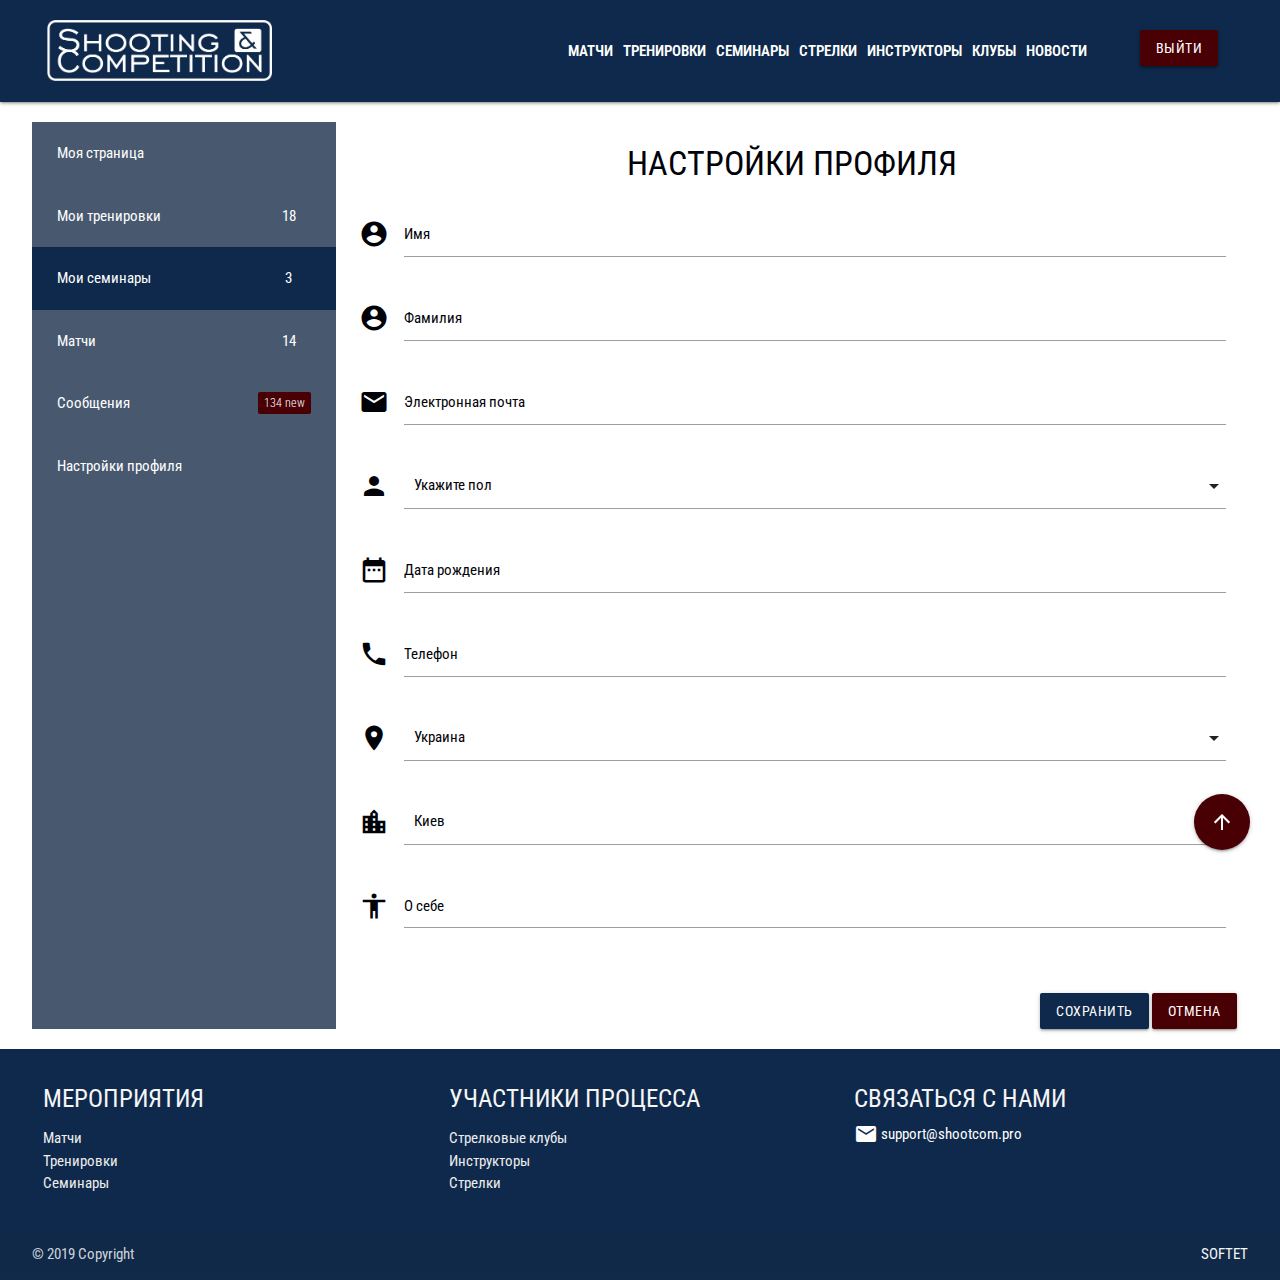
<file: shooter_page_my-settings.html>
<!DOCTYPE html>
  <html>
    <head>
      <!--Import Google Icon Font-->
      <link href="https://fonts.googleapis.com/icon?family=Material+Icons" rel="stylesheet">
      <!--Import materialize.css-->
      <link type="text/css" rel="stylesheet" href="css/materialize.min.css"  media="screen,projection"/>
      <link type="text/css" rel="stylesheet" href="css/custom.css"  media="screen,projection"/>
      <link href="https://fonts.googleapis.com/css?family=Roboto+Condensed" rel="stylesheet"> 
      <!--Let browser know website is optimized for mobile--> 
      <meta name="viewport" content="width=device-width, initial-scale=1.0"/>
      <title>shootcom.pro</title>
      <link rel="shortcut icon" href="images/FAV.ico" type="image/x-icon">

    </head>

    <body>
      <header class="header-second">
        <!-- =============================== -->
        <div class="container header-menu"">
                  <nav class=" nav-extended">
          <div class="nav-wrapper">
            <a href="index.html"><img class="brand-logo" src="images/logo-w.png"></a>
            <a href="#" data-target="mobile-demo" class="sidenav-trigger"><i class="material-icons">menu</i></a>
            <ul id="nav-mobile" class="right hide-on-med-and-down">
              <li><a href="#">Матчи</a></li>
              <li><a href="#">Тренировки</a></li>
              <li><a href="#">Семинары</a></li>
              <li><a href="shooter_page.html">Стрелки</a></li>
              <li><a href="#">Инструкторы</a></li>
              <li><a href="#">Клубы</a></li>
              <li><a href="#">Новости</a></li>
            </ul>
          </div>
          </nav>
          <div class="log-btn">
            <a class="waves-effect waves-light btn btn-logout right login">выйти</a>
          </div>
        </div>
      
        <ul class="sidenav" id="mobile-demo">
          <li><a href="#">Матчи</a></li>
          <li><a href="#">Тренировки</a></li>
          <li><a href="#">Семинары</a></li>
          <li><a href="shooter_page.html">Стрелки</a></li>
          <li><a href="#">Инструкторы</a></li>
          <li><a href="#">Клубы</a></li>
          <li><a href="#">Новости</a></li>
        </ul>
      
        <!-- =============================== -->
        <!--<nav class="container">
                            <div class="logotype center">           
                              <a href="index.html"><img  class="brand-logo" src="images/logo-w.png"></a>             
                            </div>
                            <div class="nav-wrapper"> 
                              <ul id="nav-mobile" class="left hide-on-small-only">
                                <li><a href="#">Матчи</a></li>
                                <li><a href="#">Тренировки</a></li>
                                <li><a href="#">Семинары</a></li>
                                <li><a href="shooter_page.html">Стрелки</a></li>
                                <li><a href="#">Инструкторы</a></li>
                                <li><a href="#">Клубы</a></li>
                                <li><a href="#">Новости</a></li>
                              </ul>
                            </div>
                            <div class="log-btn">
                              <a class="waves-effect waves-light btn btn-logout right login">logout</a> 
                            </div>         
                          </nav>  -->
      </header>
      <main class="container">
        <div class="row cabinet">
          <div class="col m3 s1 left-panel hide-on-med-and-down">
            <a href="shooter_page.html">Моя страница</a>
            <a href="shooter_page_my_trainings.html"><span class="badge">18</span>Мои тренировки</a>
            <a href="" class="btn-menu-active"><span class="badge">3</span>Мои семинары</a>
            <a href=""><span class="badge">14</span>Матчи</a>
            <a href=""><span class="badge new">134</span>Сообщения</a>
            <a href="shooter_page_my-settings.html">Настройки профиля</a>
          </div>
          <div class="col m3 s1 left-panel show-on-medium-and-down mobile-menu">
            <a href="shooter_page.html"><i class="material-icons">account_box</i></a>
            <a href="shooter_page_my_trainings.html"></span><i class="material-icons">rowing</i></a>
            <a href="" class="btn-menu-active"></span><i class="material-icons">school</i></a>
            <a href=""></span><i class="material-icons">local_activity</i></a>
            <a href=""></span><i class="material-icons">message</i></a>
            <a href="shooter_page_my-settings.html"><i class="material-icons">settings</i></a>
          </div>
          <div class="col m9 s11">
            <h4 class="center-align">Настройки профиля</h4>
            <div class="input-field col s12">
              <i class="material-icons prefix">account_circle</i>
              <input id="icon_prefix" type="text" class="validate">
              <label for="icon_prefix">Имя</label>
            </div>
            <div class="input-field col s12">
              <i class="material-icons prefix">account_circle</i>
              <input id="icon_prefix" type="text" class="validate">
              <label for="icon_prefix">Фамилия</label>
            </div>
            <div class="input-field col s12">
              <i class="material-icons prefix">email</i>
              <input id="icon_prefix" type="text" class="validate">
              <label for="icon_prefix">Электронная почта</label>
            </div>

            <div class="input-field col s12">
              <i class="material-icons prefix">person</i>
              <select>
                <option value="" disabled selected>Укажите пол</option>
                <option value="1">Мужской</option>
                <option value="2">Женский</option>
              </select>
            </div>
            <div class="input-field col s12">
              <i class="material-icons prefix">date_range</i>
              <input type="text" class="datepicker">
              <label for="icon_prefix">Дата рождения</label>
            </div>
            <div class="input-field col s12">
              <i class="material-icons prefix">phone</i>
              <input id="icon_prefix" type="text" class="validate">
              <label for="icon_prefix">Телефон</label>
            </div>
            <div class="input-field col s12">
              <i class="material-icons prefix">location_on</i>
              <select>
                <option value="" selected>Украина</option>
                <option value="1">США</option>
                <option value="2">Колумбия</option>
              </select>
            </div>
            <div class="input-field col s12">
              <i class="material-icons prefix">location_city</i>
              <select>
                <option value="" disabled selected>Киев</option>
                <option value="1">Сиетл</option>
                <option value="2">Богота</option>
              </select>
            </div>
            <!--<div class="row">-->
              <form class="col s12">
                <div class="row textarea-settings">
                  <div class="input-field col s12">
                      <i class="material-icons prefix">accessibility</i>
                    <textarea id="textarea1" class="materialize-textarea"></textarea>
                    <label for="textarea1">О себе</label>
                  </div>
                </div>
              </form>
            <!--</div>-->
            <div class="btn-reg right">
              <a class="waves-effect waves-light btn">Сохранить</a>
              <a class="waves-effect waves-light btn btn-logout">Отмена</a>
            </div>
        </div>
        
        <a class="btn-floating btn-large waves-effect waves-light btn-up"><i class="material-icons">arrow_upward</i></a>

      </main>
      
      <footer class="page-footer">
        <div class="container">
          <div class="row">
            <div class="col l4 s12">
              <h5 class="grey-text text-lighten-4">Мероприятия</h5>
              <ul>
                <li><a class="grey-text text-lighten-3" href="#!">Матчи</a></li>
                <li><a class="grey-text text-lighten-3" href="#!">Тренировки</a></li>
                <li><a class="grey-text text-lighten-3" href="#!">Семинары</a></li>
              </ul>
            </div>
            <div class="col l4 s12">
              <h5 class="grey-text text-lighten-4">Участники процесса</h5>
              <ul>
                <li><a class="grey-text text-lighten-3" href="#!">Стрелковые клубы</a></li>
                <li><a class="grey-text text-lighten-3" href="#!">Инструкторы</a></li>
                <li><a class="grey-text text-lighten-3" href="#!">Стрелки</a></li>
              </ul>
            </div>
            <div class="col l4 s12">
              <h5 class="grey-text text-lighten-4">Связаться с нами</h5>
              <div class="contacts">
                <i class="material-icons">email</i>
                <span>support@shootcom.pro</span>
              </div>
            </div>
          </div>
        </div>
        <div class="footer-copyright">
          <div class="container">
          © 2019 Copyright
          <a class="grey-text text-lighten-4 right" href="#!">SOFTET</a>
          </div>
        </div>
      </footer>
                

      <!--JavaScript at end of body for optimized loading-->
    <script>
        document.addEventListener('DOMContentLoaded', function () {
          var elems = document.querySelectorAll('.sidenav');
          var instances = M.Sidenav.init(elems, options);
          var options = {
            accordion: true
          };
        });
      </script>
      <script type="text/javascript" src="js/materialize.min.js"></script>
      <!--<script>
        document.addEventListener('DOMContentLoaded', function() {
          var elems = document.querySelectorAll('.parallax');
          var instances = M.Parallax.init(elems, options);
        });
      </script>-->
      <script>document.addEventListener('DOMContentLoaded', function() {
        var elems = document.querySelectorAll('select');
        var options = {
          classes: "",
          dropdownOptions: {}
          };
          var instances = M.FormSelect.init(elems, options);
        });
      </script>
      <script>document.addEventListener('DOMContentLoaded', function() {
        var elems = document.querySelectorAll('.datepicker');
        var options = {
          autoClose: true,
          container: null
        };
        var instances = M.Datepicker.init(elems, options);
        });
      </script>
    </body>
  </html>
</file>
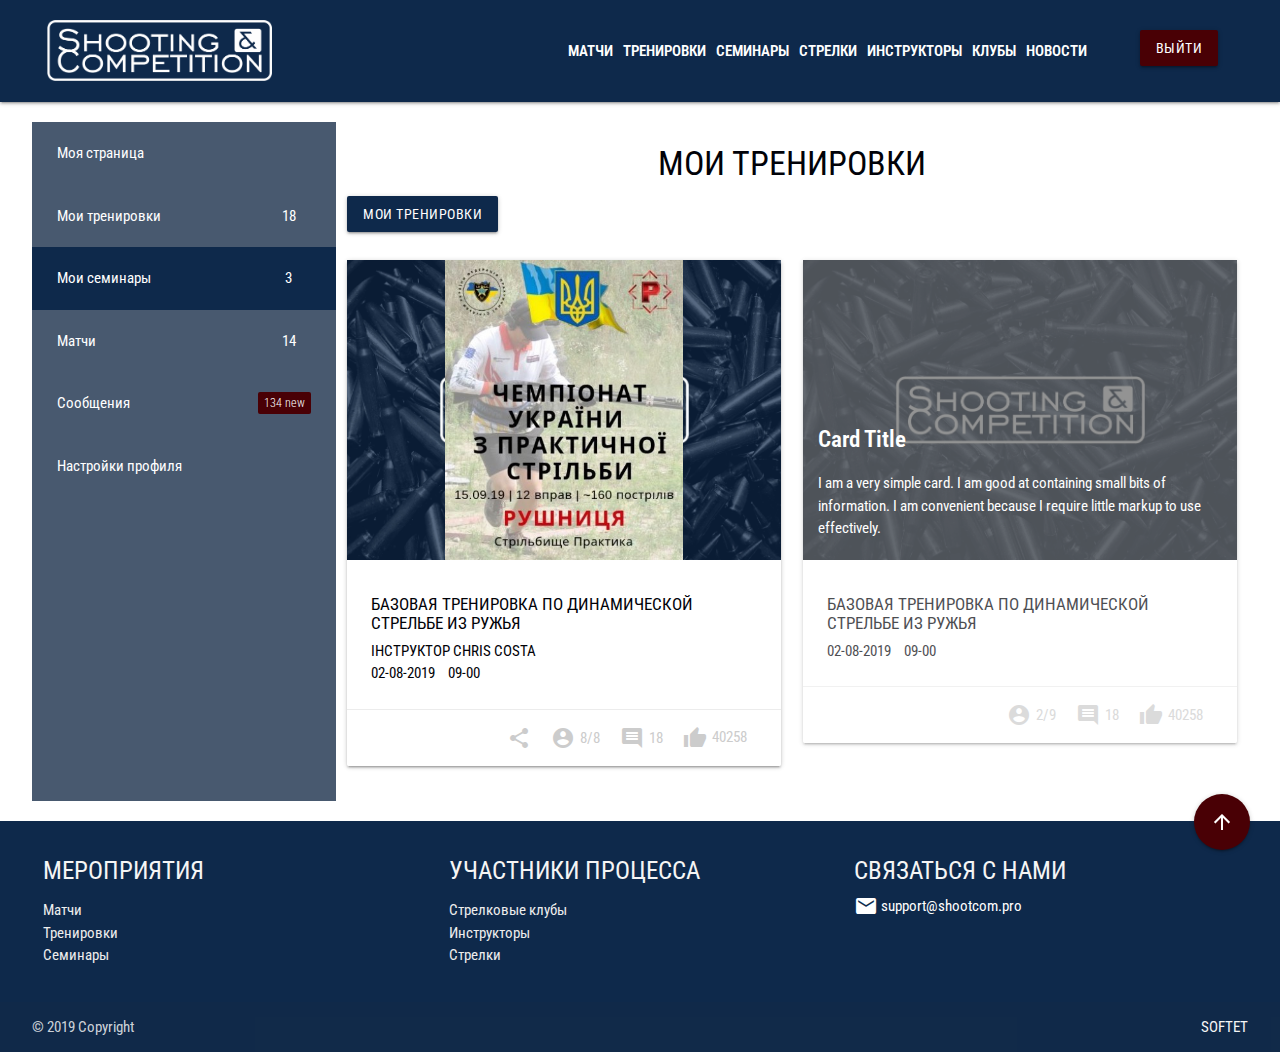
<file: shooter_page_my_trainings.html>
<!DOCTYPE html>
  <html>
    <head>
      <!--Import Google Icon Font-->
      <link href="https://fonts.googleapis.com/icon?family=Material+Icons" rel="stylesheet">
      <!--Import materialize.css-->
      <link type="text/css" rel="stylesheet" href="css/materialize.min.css"  media="screen,projection"/>
      <link type="text/css" rel="stylesheet" href="css/custom.css"  media="screen,projection"/>
      <link href="https://fonts.googleapis.com/css?family=Roboto+Condensed" rel="stylesheet"> 
      <!--Let browser know website is optimized for mobile--> 
      <meta name="viewport" content="width=device-width, initial-scale=1.0"/>
      <title>shootcom.pro</title>
      <link rel="shortcut icon" href="images/FAV.ico" type="image/x-icon">

    </head>

    <body>
      <header class="header-second">
        <!-- =============================== -->
        <div class="container header-menu"">
          <nav class=" nav-extended">
            <div class="nav-wrapper">
              <a href="index.html"><img class="brand-logo" src="images/logo-w.png"></a>
              <a href="#" data-target="mobile-demo" class="sidenav-trigger"><i class="material-icons">menu</i></a>
              <ul id="nav-mobile" class="right hide-on-med-and-down">
                <li><a href="#">Матчи</a></li>
                <li><a href="#">Тренировки</a></li>
                <li><a href="#">Семинары</a></li>
                <li><a href="shooter_page.html">Стрелки</a></li>
                <li><a href="#">Инструкторы</a></li>
                <li><a href="#">Клубы</a></li>
                <li><a href="#">Новости</a></li>
              </ul>
            </div>
          </nav>
          <div class="log-btn">
            <a class="waves-effect waves-light btn btn-logout right login">выйти</a>
          </div>
        </div>
      
        <ul class="sidenav" id="mobile-demo">
          <li><a href="#">Матчи</a></li>
          <li><a href="#">Тренировки</a></li>
          <li><a href="#">Семинары</a></li>
          <li><a href="shooter_page.html">Стрелки</a></li>
          <li><a href="#">Инструкторы</a></li>
          <li><a href="#">Клубы</a></li>
          <li><a href="#">Новости</a></li>
        </ul>
      
        <!-- =============================== -->
        <!--<nav class="container">
          <div class="logotype center">
            <a href="index.html"><img class="brand-logo" src="images/logo-w.png"></a>
          </div>
          <div class="nav-wrapper">
            <ul id="nav-mobile" class="left hide-on-small-only">
              <li><a href="#">Матчи</a></li>
              <li><a href="#">Тренировки</a></li>
              <li><a href="#">Семинары</a></li>
              <li><a href="shooter_page.html">Стрелки</a></li>
              <li><a href="#">Инструкторы</a></li>
              <li><a href="#">Клубы</a></li>
              <li><a href="#">Новости</a></li>
            </ul>
          </div>
          <div class="log-btn">
            <a class="waves-effect waves-light btn btn-logout right login">logout</a>
          </div>
        </nav>-->
      </header>
      <main class="container">
        <div class="row cabinet">
          <div class="col m3 s1 left-panel hide-on-med-and-down">
            <a href="shooter_page.html">Моя страница</a>
            <a href="shooter_page_my_trainings.html"><span class="badge">18</span>Мои тренировки</a>
            <a href="" class="btn-menu-active"><span class="badge">3</span>Мои семинары</a>
            <a href=""><span class="badge">14</span>Матчи</a>
            <a href=""><span class="badge new">134</span>Сообщения</a>
            <a href="shooter_page_my-settings.html">Настройки профиля</a>
          </div>
          <div class="col m3 s1 left-panel show-on-medium-and-down mobile-menu">
            <a href="shooter_page.html"><i class="material-icons">account_box</i></a>
            <a href="shooter_page_my_trainings.html"></span><i class="material-icons">rowing</i></a>
            <a href="" class="btn-menu-active"></span><i class="material-icons">school</i></a>
            <a href=""></span><i class="material-icons">local_activity</i></a>
            <a href=""></span><i class="material-icons">message</i></a>
            <a href="shooter_page_my-settings.html"><i class="material-icons">settings</i></a>
          </div>
          <div class="col m9 s11">
            <h4 class="center-align">Мои тренировки</h4>
            <div class="row">
              <div class="col m8 s12">
                <!-- Dropdown Trigger -->
                <a class="dropdown-trigger btn" href="#" data-target="dropdown1">Мои тренировки</a>
                <!-- Dropdown Structure -->
                <ul id="dropdown1" class="dropdown-content">
                  
                  <li class="divider" tabindex="-1"></li>
                  <li><a href="#!"><span class="badge">1</span>Все тренировки</a></li>
                  <li class="divider" tabindex="-1"></li>
                  <li><a href="#!"><span class="badge">125</span>Запланированные</a></li>
                  <li class="divider" tabindex="-1"></li>
                  <li><a href="#!"><span class="badge">10258</span>Прошедшие</a></li>
                  <li class="divider" tabindex="-1"></li>
                  <li><a href="#!"><span class="badge">101</span>Созданные мной</a></li>
                </ul>
              </div>
            </div>
            
            <div class="row">
              <div class="col s12 m6">
                <div class="card">
                  <a href="">
                    <div class="card-image card-image-medium">
                      <img class="my-card-photo" src='/images/match_3.jpg' alt="">
                        <!-- <div class="my-card-text-block">                      
                          <span class="my-card-title">Card Title</span>
                          <p class="my-card-p">I am a very simple card. I am good at containing small bits of information.
                          I am convenient because I require little markup to use effectively.</p>
                      </div> -->
                    </div>
                  </a>
                  <div class="card-content">
                    <a href=""><h6>Базовая тренировка по динамической стрельбе из ружья</h6></a>
                    <a class="to-instructor" href="#">Iнструктор Chris Costa</a>
                    <time>02-08-2019</time>
                    <time>09-00</time>
                  </div>
                  <div class="card-action my-card-icons">
                    <a class="icon-element icon-element-link" href=""><i class="material-icons">share</i></a>
                    <a class="icon-element icon-element-link" href=""><i class="material-icons">account_circle</i><span class="">8/8</span></a>
                    <a class="icon-element icon-element-link" href=""><i class="material-icons">comment</i>  <span class="">18</span></a>
                    <button class="icon-element icon-element-link icon-element-btn">
                      <i class="material-icons">thumb_up</i>
                      <span class="">40258</span>
                    </button>
                  </div>
                </div>
              </div>
              <div class="col s12 m6">
                <div class="card event-pass">
                  <a href="">
                    <div class="card-image card-image-medium">
                      <div class="my-card-bg"></div>
                      <div class="my-card-text-block">
                        <span class="my-card-title">Card Title</span>
                        <p class="my-card-p">I am a very simple card. I am good at containing small bits of information.
                          I am convenient because I require little markup to use effectively.</p>
                      </div>
                    </div>
                  </a>
                  <div class="card-content">
                    <a href=""><h6>Базовая тренировка по динамической стрельбе из ружья</h6></a>
                    <time>02-08-2019</time>
                    <time>09-00</time>
                  </div>
                  <div class="card-action my-card-icons">
                    
                    <div class="icon-element">
                      <i class="material-icons">account_circle</i>  
                      <span class="">2/9</span>
                    </div>
                    <div class="icon-element">
                      <i class="material-icons">comment</i>  
                      <span class="">18</span>
                    </div>
                    <div class="icon-element">
                      <i class="material-icons">thumb_up</i>
                      <span class="">40258</span>
                    </div>
                  </div>
                </div>
              </div>
            </div>
          </div>
        </div>
        
        <a class="btn-floating btn-large waves-effect waves-light btn-up"><i class="material-icons">arrow_upward</i></a>

      </main>
      
      <footer class="page-footer">
        <div class="container">
          <div class="row">
            <div class="col l4 s12">
              <h5 class="grey-text text-lighten-4">Мероприятия</h5>
              <ul>
                <li><a class="grey-text text-lighten-3" href="#!">Матчи</a></li>
                <li><a class="grey-text text-lighten-3" href="#!">Тренировки</a></li>
                <li><a class="grey-text text-lighten-3" href="#!">Семинары</a></li>
              </ul>
            </div>
            <div class="col l4 s12">
              <h5 class="grey-text text-lighten-4">Участники процесса</h5>
              <ul>
                <li><a class="grey-text text-lighten-3" href="#!">Стрелковые клубы</a></li>
                <li><a class="grey-text text-lighten-3" href="#!">Инструкторы</a></li>
                <li><a class="grey-text text-lighten-3" href="#!">Стрелки</a></li>
              </ul>
            </div>
            <div class="col l4 s12">
              <h5 class="grey-text text-lighten-4">Связаться с нами</h5>
              <div class="contacts">
                <i class="material-icons">email</i>
                <span>support@shootcom.pro</span>
              </div>
            </div>
          </div>
        </div>
        <div class="footer-copyright">
          <div class="container">
          © 2019 Copyright
          <a class="grey-text text-lighten-4 right" href="#!">SOFTET</a>
          </div>
        </div>
      </footer>
                

      <!--JavaScript at end of body for optimized loading-->
      <script>
        document.addEventListener('DOMContentLoaded', function () {
          var elems = document.querySelectorAll('.sidenav');
          var instances = M.Sidenav.init(elems, options);
          var options = {
            accordion: true
          };
        });
      </script>
      <script type="text/javascript" src="js/materialize.min.js"></script>
      <!--<script>
        document.addEventListener('DOMContentLoaded', function() {
          var elems = document.querySelectorAll('.parallax');
          var instances = M.Parallax.init(elems, options);
        });
      </script>-->

      <script>
        document.addEventListener('DOMContentLoaded', function() {
          var elems = document.querySelectorAll('.dropdown-trigger');
          var options = {
            alignment:'left',
            constrainWidth: false
          };
          var instances = M.Dropdown.init(elems, options);
        });
      </script>
    </body>
  </html>
</file>
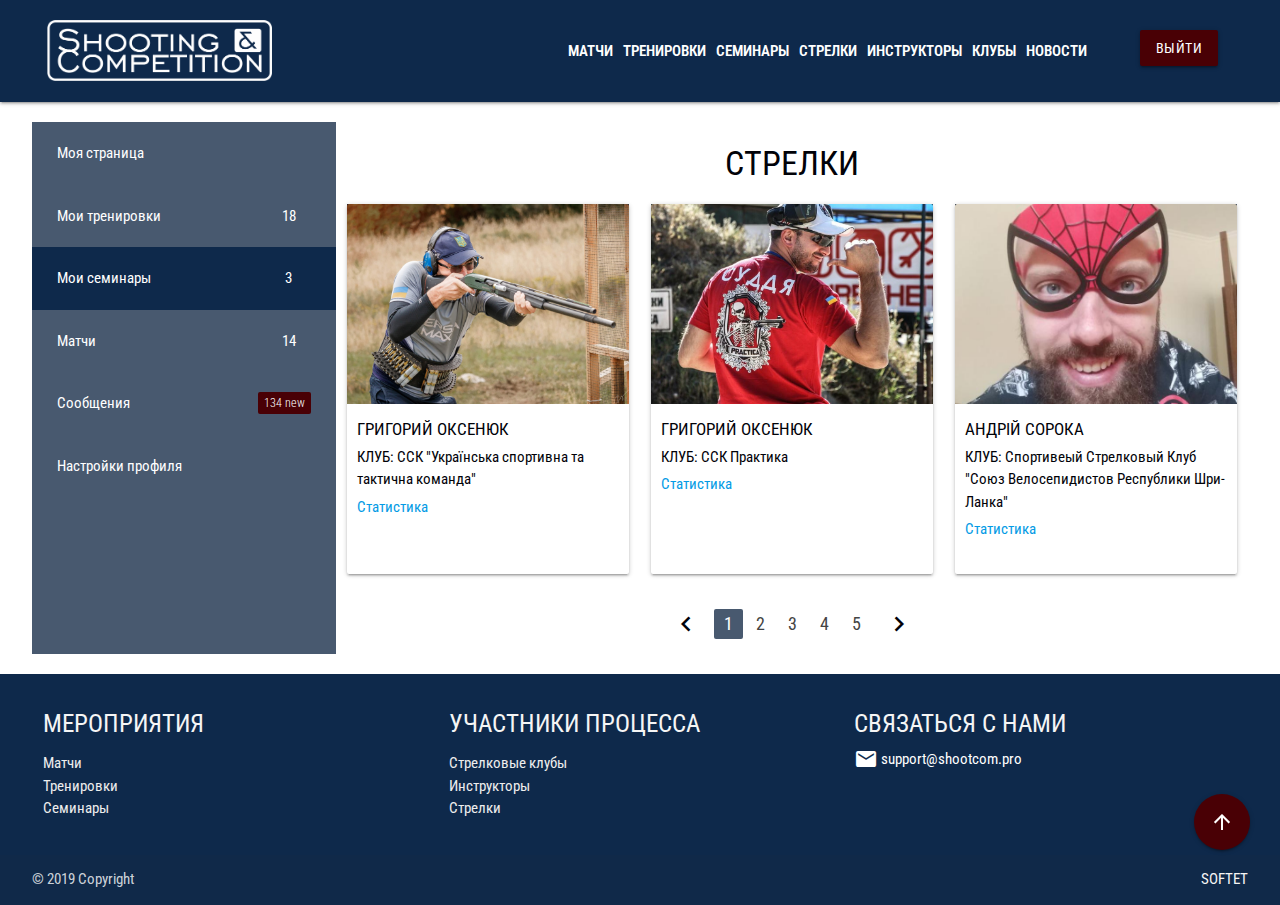
<file: shooters.html>
<!DOCTYPE html>
<html>

<head>
  <!--Import Google Icon Font-->
  <link href="https://fonts.googleapis.com/icon?family=Material+Icons" rel="stylesheet">
  <!--Import materialize.css-->
  <link type="text/css" rel="stylesheet" href="css/materialize.min.css" media="screen,projection" />
  <link type="text/css" rel="stylesheet" href="css/custom.css" media="screen,projection" />
  <link href="https://fonts.googleapis.com/css?family=Roboto+Condensed" rel="stylesheet">
  <!--Let browser know website is optimized for mobile-->
  <meta name="viewport" content="width=device-width, initial-scale=1.0" />
  <title>shootcom.pro</title>
  <link rel="shortcut icon" href="images/FAV.ico" type="image/x-icon">

</head>

<body>
  <header class="header-second">
    <!-- =============================== -->
    <div class="container header-menu"">
          <nav class=" nav-extended">
      <div class="nav-wrapper">
        <a href="index.html"><img class="brand-logo" src="images/logo-w.png"></a>
        <a href="#" data-target="mobile-demo" class="sidenav-trigger"><i class="material-icons">menu</i></a>
        <ul id="nav-mobile" class="right hide-on-med-and-down">
          <li><a href="#">Матчи</a></li>
          <li><a href="#">Тренировки</a></li>
          <li><a href="#">Семинары</a></li>
          <li><a href="shooter_page.html">Стрелки</a></li>
          <li><a href="#">Инструкторы</a></li>
          <li><a href="#">Клубы</a></li>
          <li><a href="#">Новости</a></li>
        </ul>
      </div>
      </nav>
      <div class="log-btn">
        <a class="waves-effect waves-light btn btn-logout right login">выйти</a>
      </div>
    </div>

    <ul class="sidenav" id="mobile-demo">
      <li><a href="#">Матчи</a></li>
      <li><a href="#">Тренировки</a></li>
      <li><a href="#">Семинары</a></li>
      <li><a href="shooter_page.html">Стрелки</a></li>
      <li><a href="#">Инструкторы</a></li>
      <li><a href="#">Клубы</a></li>
      <li><a href="#">Новости</a></li>
    </ul>

    <!-- =============================== -->
    <!--<nav class="container">
            <div class="logotype center">           
              <a href="index.html"><img  class="brand-logo" src="images/logo-w.png"></a>             
            </div>
            <div class="nav-wrapper"> 
              <ul id="nav-mobile" class="left hide-on-small-only">
                <li><a href="#">Матчи</a></li>
                <li><a href="#">Тренировки</a></li>
                <li><a href="#">Семинары</a></li>
                <li><a href="shooter_page.html">Стрелки</a></li>
                <li><a href="#">Инструкторы</a></li>
                <li><a href="#">Клубы</a></li>
                <li><a href="#">Новости</a></li>
              </ul>
            </div>
            <div class="log-btn">
              <a class="waves-effect waves-light btn btn-logout right login">logout</a> 
            </div>         
          </nav>-->
  </header>
  <main class="container">
    <div class="row cabinet">
      <div class="col m3 s1 left-panel hide-on-med-and-down">
        <a href="shooter_page.html">Моя страница</a>
        <a href="shooter_page_my_trainings.html"><span class="badge">18</span>Мои тренировки</a>
        <a href="" class="btn-menu-active"><span class="badge">3</span>Мои семинары</a>
        <a href=""><span class="badge">14</span>Матчи</a>
        <a href=""><span class="badge new">134</span>Сообщения</a>
        <a href="shooter_page_my-settings.html">Настройки профиля</a>
      </div>
      <div class="col m3 s1 left-panel show-on-medium-and-down mobile-menu">
        <a href="shooter_page.html"><i class="material-icons">account_box</i></a>
        <a href="shooter_page_my_trainings.html"></span><i class="material-icons">rowing</i></a>
        <a href="" class="btn-menu-active"></span><i class="material-icons">school</i></a>
        <a href=""></span><i class="material-icons">local_activity</i></a>
        <a href=""></span><i class="material-icons">message</i></a>
        <a href="shooter_page_my-settings.html"><i class="material-icons">settings</i></a>
      </div>
      <div class="col m9 s11">
        <div class="row">
          <h4 class="center-align">Стрелки</h4>
          <div class="col s12 m4">
            <div class="card">
              <a href="">
                <div class="card-image card-image-small pers-card">
                  <img src="/images/gg-shooter.jpg" alt="">
                </div>
              </a>
              <div class="pers-info">
                <h6>Григорий Оксенюк</h6>
                <p>КЛУБ: ССК "Українська спортивна та тактична команда"</p>
                <a href="">Статистика</a>
              </div>
            </div>
          </div>
          <div class="col s12 m4">
            <div class="card">
              <a href="">
                <div class="card-image card-image-small pers-card">
                  <img src="/images/pers-photo.jpg" alt="">
                </div>
              </a>
              <div class="pers-info">
                <h6>Григорий Оксенюк</h6>
                <p>КЛУБ: ССК Практика</p>
                <a href="">Статистика</a>
              </div>
            </div>
          </div>
          <div class="col s12 m4">
            <div class="card">
              <a href="">
                <div class="card-image card-image-small pers-card">
                  <img src="/images/asoroka.jpg" alt="">
                </div>
              </a>
              <div class="pers-info">
                <h6>Андрiй Сорока</h6>
                <p>КЛУБ: Спортивеый Стрелковый Клуб "Союз Велосепидистов Республики Шри-Ланка"</p>
                <a href="">Статистика</a>
              </div>
            </div>
          </div>
        </div>
        <ul class="pagination center">
          <li class="disabled"><a href="#!"><i class="material-icons">chevron_left</i></a></li>
          <li class="active"><a href="#!">1</a></li>
          <li class="waves-effect"><a href="#!">2</a></li>
          <li class="waves-effect"><a href="#!">3</a></li>
          <li class="waves-effect"><a href="#!">4</a></li>
          <li class="waves-effect"><a href="#!">5</a></li>
          <li class="waves-effect"><a href="#!"><i class="material-icons">chevron_right</i></a></li>
        </ul>
      </div>
    </div>

    <a class="btn-floating btn-large waves-effect waves-light btn-up"><i class="material-icons">arrow_upward</i></a>

  </main>

  <footer class="page-footer">
    <div class="container">
      <div class="row">
        <div class="col l4 s12">
          <h5 class="grey-text text-lighten-4">Мероприятия</h5>
          <ul>
            <li><a class="grey-text text-lighten-3" href="#!">Матчи</a></li>
            <li><a class="grey-text text-lighten-3" href="#!">Тренировки</a></li>
            <li><a class="grey-text text-lighten-3" href="#!">Семинары</a></li>
          </ul>
        </div>
        <div class="col l4 s12">
          <h5 class="grey-text text-lighten-4">Участники процесса</h5>
          <ul>
            <li><a class="grey-text text-lighten-3" href="#!">Стрелковые клубы</a></li>
            <li><a class="grey-text text-lighten-3" href="#!">Инструкторы</a></li>
            <li><a class="grey-text text-lighten-3" href="#!">Стрелки</a></li>
          </ul>
        </div>
        <div class="col l4 s12">
          <h5 class="grey-text text-lighten-4">Связаться с нами</h5>
          <div class="contacts">
            <i class="material-icons">email</i>
            <span>support@shootcom.pro</span>
          </div>
        </div>
      </div>
    </div>
    <div class="footer-copyright">
      <div class="container">
        © 2019 Copyright
        <a class="grey-text text-lighten-4 right" href="#!">SOFTET</a>
      </div>
    </div>
  </footer>


  <!--JavaScript at end of body for optimized loading-->
  <script>
    document.addEventListener('DOMContentLoaded', function () {
      var elems = document.querySelectorAll('.sidenav');
      var instances = M.Sidenav.init(elems, options);
      var options = {
        accordion: true
      };
    });
  </script>
  <script type="text/javascript" src="js/materialize.min.js"></script>
  <!--<script>
        document.addEventListener('DOMContentLoaded', function() {
          var elems = document.querySelectorAll('.parallax');
          var instances = M.Parallax.init(elems, options);
        });
      </script>-->
</body>

</html>
</file>
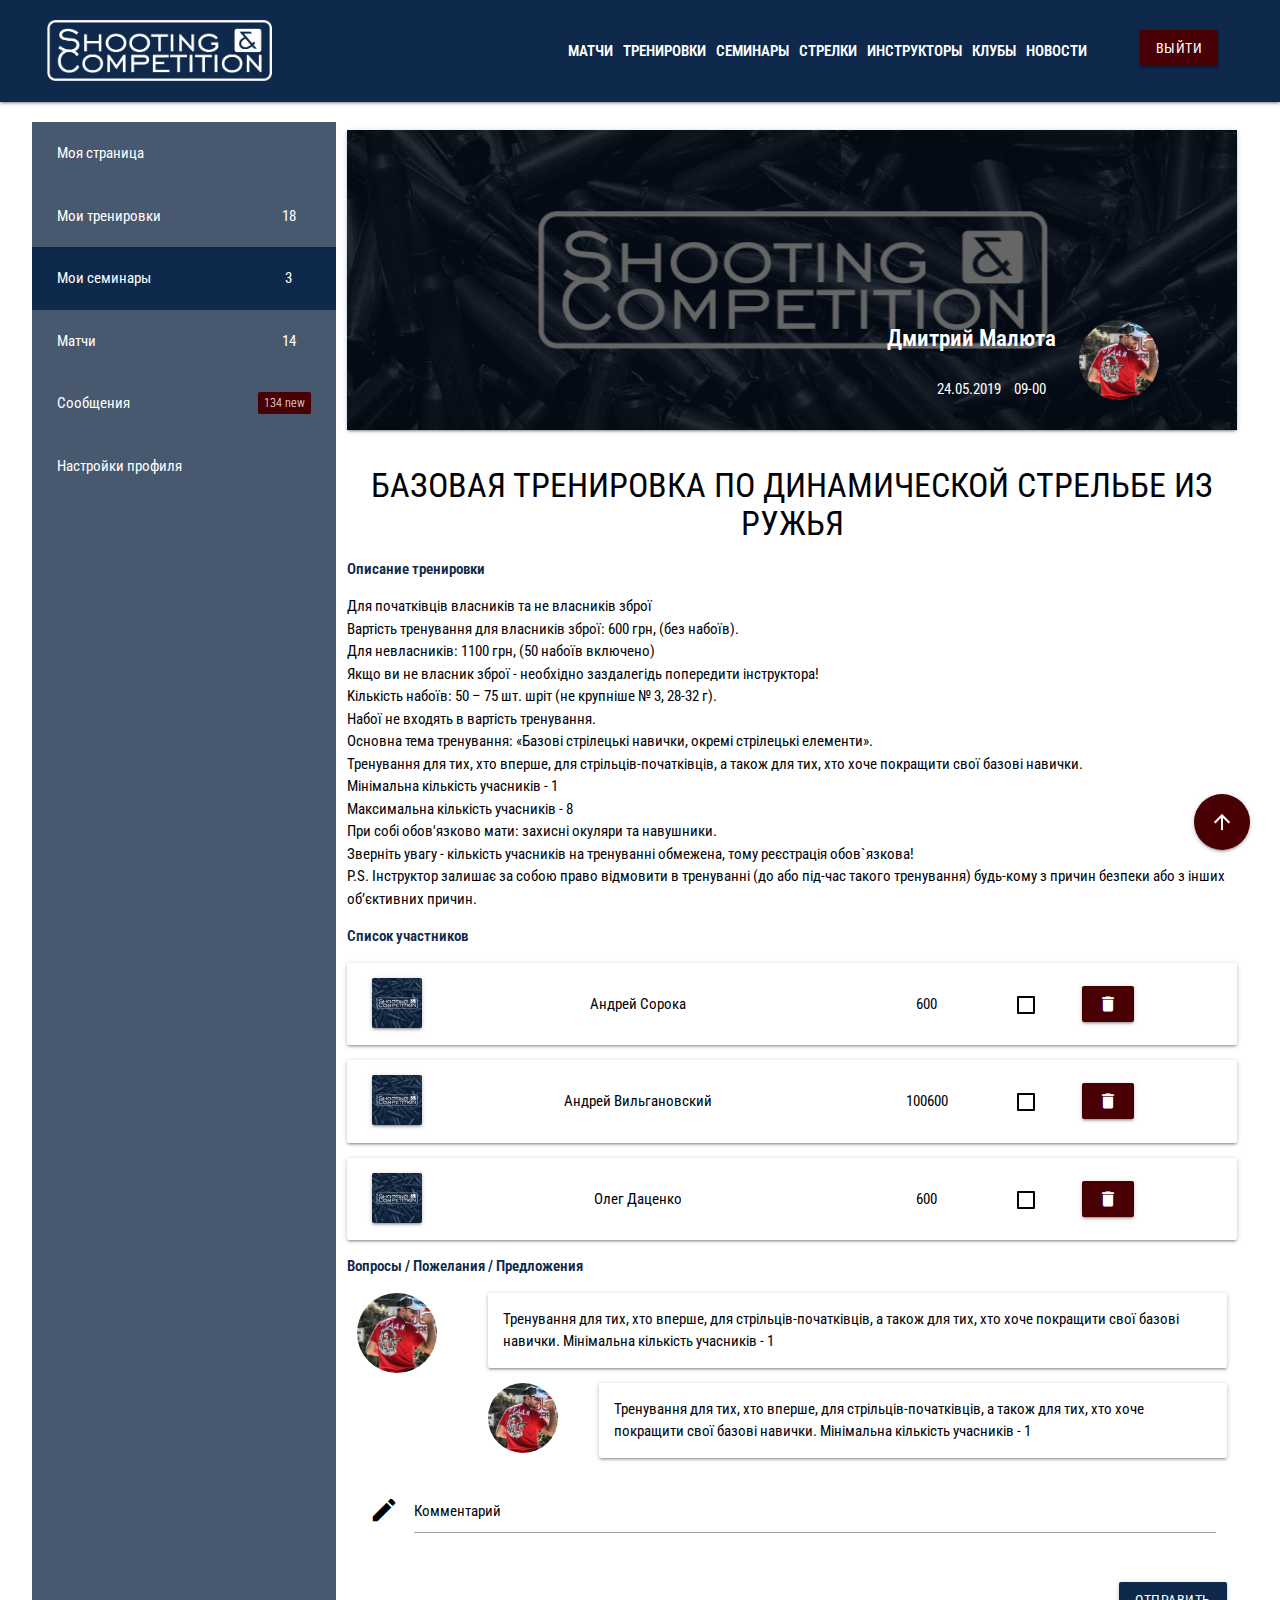
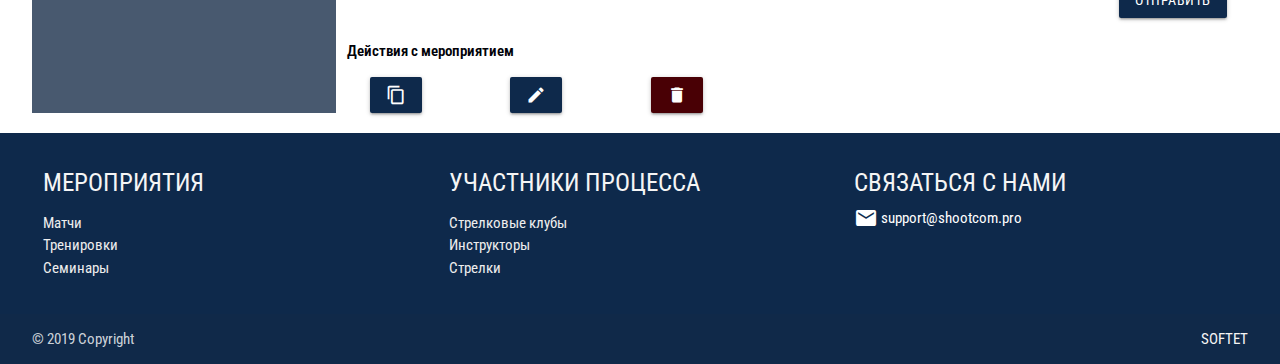
<file: workout_page_instructor.html>
<!DOCTYPE html>
  <html>
    <head>
      <!--Import Google Icon Font-->
      <link href="https://fonts.googleapis.com/icon?family=Material+Icons" rel="stylesheet">
      <!--Import materialize.css-->
      <link type="text/css" rel="stylesheet" href="css/materialize.min.css"  media="screen,projection"/>
      <link type="text/css" rel="stylesheet" href="css/custom.css"  media="screen,projection"/>
      <link href="https://fonts.googleapis.com/css?family=Roboto+Condensed" rel="stylesheet"> 
      <!--Let browser know website is optimized for mobile--> 
      <meta name="viewport" content="width=device-width, initial-scale=1.0"/>
      <title>shootcom.pro</title>
      <link rel="shortcut icon" href="images/FAV.ico" type="image/x-icon">

    </head>

    <body>
      <header class="header-second">   
        <!-- =============================== -->
        <div class="container header-menu"">
          <nav class=" nav-extended">
            <div class="nav-wrapper">
              <a href="index.html"><img class="brand-logo" src="images/logo-w.png"></a>
              <a href="#" data-target="mobile-demo" class="sidenav-trigger"><i class="material-icons">menu</i></a>
              <ul id="nav-mobile" class="right hide-on-med-and-down">
                <li><a href="#">Матчи</a></li>
                <li><a href="#">Тренировки</a></li>
                <li><a href="#">Семинары</a></li>
                <li><a href="shooter_page.html">Стрелки</a></li>
                <li><a href="#">Инструкторы</a></li>
                <li><a href="#">Клубы</a></li>
                <li><a href="#">Новости</a></li>
              </ul>
            </div>
          </nav>
          <div class="log-btn">
            <a class="waves-effect waves-light btn btn-logout right login">выйти</a>
          </div>
        </div>
        
        <ul class="sidenav" id="mobile-demo">
          <li><a href="#">Матчи</a></li>
          <li><a href="#">Тренировки</a></li>
          <li><a href="#">Семинары</a></li>
          <li><a href="shooter_page.html">Стрелки</a></li>
          <li><a href="#">Инструкторы</a></li>
          <li><a href="#">Клубы</a></li>
          <li><a href="#">Новости</a></li>
        </ul>
          
          <!-- =============================== --> 
          <!--<nav class="container">
            <div class="logotype center">           
              <a href="index.html"><img  class="brand-logo" src="images/logo-w.png"></a>             
            </div>
            <div class="nav-wrapper"> 
              <ul id="nav-mobile" class="left hide-on-small-only">
                <li><a href="#">Матчи</a></li>
                <li><a href="#">Тренировки</a></li>
                <li><a href="#">Семинары</a></li>
                <li><a href="shooter_page.html">Стрелки</a></li>
                <li><a href="#">Инструкторы</a></li>
                <li><a href="#">Клубы</a></li>
                <li><a href="#">Новости</a></li>
              </ul>
            </div>
            <div class="log-btn">
              <a class="waves-effect waves-light btn btn-logout right login">logout</a> 
            </div>         
          </nav>-->        
      </header>
      <main class="container">
        <div class="row cabinet">
          <div class="col m3 s1 left-panel hide-on-med-and-down">
            <a href="shooter_page.html">Моя страница</a>
            <a href="shooter_page_my_trainings.html"><span class="badge">18</span>Мои тренировки</a>
            <a href="" class="btn-menu-active"><span class="badge">3</span>Мои семинары</a>
            <a href=""><span class="badge">14</span>Матчи</a>
            <a href=""><span class="badge new">134</span>Сообщения</a>
            <a href="shooter_page_my-settings.html">Настройки профиля</a>
          </div>
          <div class="col m3 s1 left-panel show-on-medium-and-down mobile-menu">
            <a href="shooter_page.html"><i class="material-icons">account_box</i></a>
            <a href="shooter_page_my_trainings.html"></span><i class="material-icons">rowing</i></a>
            <a href="" class="btn-menu-active"></span><i class="material-icons">school</i></a>
            <a href=""></span><i class="material-icons">local_activity</i></a>
            <a href=""></span><i class="material-icons">message</i></a>
            <a href="shooter_page_my-settings.html"><i class="material-icons">settings</i></a>
          </div>
          <div class="col m9 s11">
            <div class="row">
              <div class="col s12">
                <div class="card">
                  <a href="">
                    <div class="card-image card-image-medium">
                      <div class="my-card-bg"></div>
                      <div class="my-card-text-block row workout-titles">                      
                      
                        <div class="workout-datetime col m10 s12 right-align">
                          <p class="my-card-title">Дмитрий Малюта</p>
                          <time class="">24.05.2019</time>
                          <time class="">09-00</time>
                          
                        </div>
                        <div class="card-avatar right col m2 s12">
                            <div class="avatar"></div>
                          </div>
                      </div>
                      
                    </div>
                  </a>
                </div>
              </div>
            </div>
            <h4 class="center-align">Базовая тренировка по динамической стрельбе из ружья</h4>
            

            <p><span class="description">Описание тренировки</span></p>
            <p>Для початківців власників та не власників зброї<br>
                Вартість тренування для власників зброї: 600 грн, (без набоїв).<br>
                Для невласників: 1100 грн, (50 набоїв включено)<br>
                Якщо ви не власник зброї - необхідно заздалегідь попередити інструктора!<br>
                Kількість набоїв: 50 – 75 шт. шріт (не крупніше № 3, 28-32 г).<br>
                Набої не входять в вартiсть тренування.<br>
                Основна тема тренування: «Базові стрілецькі навички, окремi стрiлецькi елементи».<br>
                Тренування для тих, хто вперше, для стрільців-початківців, а також для тих, хто хоче покращити свої базові навички.<br>
                Miнiмальна кількість учасників - 1<br>
                Максимальна кількість учасників - 8<br>
                При собі обов'язково мати: захисні окуляри та навушники.<br>
                
                Зверніть увагу - кількість учасників на тренуванні обмежена, тому реєстрація обов`язкова!<br>
                
                P.S. Інструктор залишає за собою право відмовити в тренуванні (до або під-час такого тренування) будь-кому з причин безпеки або з інших об’єктивних причин.
            </p>
            <div class="participants">
              <p><span class="description">Список участников</span></p>
              <div class="col s12">
                <!-- Карточка участника-->

                <div class="participant-block">
                  <div class="row card participant " style="overflow: hidden">
                    <div class="col m2 s3 card-image card participant-image left"></div>
                    <div class="col m6 s5 center"><p>Андрей Сорока</p></div>
                    <div class="col m2 s2 center"><p>600</p></div>
                    <div class="col m1 s1 center">
                      <form class="participant-confirm " action="#">
                        <label>
                          <input type="checkbox"/>
                          <span class="center" style="padding-top: 10px;top: 15px;"></span>
                        </label>
                      </form>
                    </div>
                    <div class="col m1 s1">
                      <!--<a href=""> <p class="del-participant"> <i class="material-icons">delete</i></p></a>-->
                      <a class="waves-effect waves-light btn btn-logout login del-participant"><i class="material-icons">delete</i></a>
                    </div>
                  </div>
                  
                  <div class="row card participant " style="overflow: hidden">
                    <div class="col m2 s3 card-image card participant-image left"></div>
                    <div class="col m6 s5 center"><p>Андрей Вильгановский</p></div>
                    <div class="col m2 s2 center"><p>100600</p></div>
                    <div class="col m1 s1 center">
                      <form class="participant-confirm " action="#">
                        <label>
                          <input type="checkbox"/>
                          <span class="center" style="padding-top: 10px;top: 15px;"></span>
                        </label>
                      </form>
                    </div>
                    <div class="col m1 s1">
                      <!--<a href=""> <p class="del-participant"> <i class="material-icons">delete</i></p></a>-->
                      <a class="waves-effect waves-light btn btn-logout login del-participant"><i class="material-icons">delete</i></a>
                    </div>
                  </div>

                  <div class="row card participant " style="overflow: hidden">
                    <div class="col m2 s3 card-image card participant-image left"></div>
                    <div class="col m6 s5 center"><p>Олег Даценко</p></div>
                    <div class="col m2 s2 center"><p>600</p></div>
                    <div class="col m1 s1 center">
                      <form class="participant-confirm " action="#">
                        <label>
                          <input type="checkbox"/>
                          <span class="center" style="padding-top: 10px;top: 15px;"></span>
                        </label>
                      </form>
                    </div>
                    <div class="col m1 s1">
                      <!--<a href=""> <p class="del-participant"> <i class="material-icons">delete</i></p></a>-->
                      <a class="waves-effect waves-light btn btn-logout login del-participant"><i class="material-icons">delete</i></a>
                    </div>
                  </div>

                </div>


              </div>
              <p><span class="description">Вопросы / Пожелания / Предложения</span></p>
              <div class="comments-block">
                <div class="comments">
                  <div class="avatar-block">
                    <div class="avatar center"></div>
                  </div>
                  <div class="messages">
                    <p class="message">Тренування для тих, хто вперше, для 
                      стрільців-початківців, а також для тих, хто хоче покращити свої базові навички.
                      Miнiмальна кількість учасників - 1
                    </p>
                    <div class="avatar-block">
                      <div class="avatar-inner "></div>
                    </div>
                    <div class="messages">
                      <p class="message">Тренування для тих, хто вперше, для 
                        стрільців-початківців, а також для тих, хто хоче покращити свої базові навички.
                        Miнiмальна кількість учасників - 1
                      </p>
                    </div>
                  </div>

                  <form class="col s12">
                    <div class="row">
                      <div class="input-field col s12">
                        <i class="material-icons prefix">mode_edit</i>
                        <textarea id="icon_prefix2" class="materialize-textarea"></textarea>
                        <label for="icon_prefix2">Комментарий</label>
                      </div>
                    </div>
                  </form>
                  <a class="waves-effect waves-light btn right">Отправить</a>
                </div>
              </div>
            </div>
            <div class="">
              <p class="description"><span>Действия с мероприятием</span></p>
              <div class="col m6 s12">
                <div class="col m4 s3"><a class="waves-effect waves-light btn login event-action"><i class="material-icons">content_copy</i></a></div>
                <div class="col m4 s3"><a class="waves-effect waves-light btn login event-action"><i class="material-icons">edit</i></a></div>
                <div class="col m4 s3"><a class="waves-effect waves-light btn btn-logout login event-action"><i class="material-icons">delete</i></a></div>
              </div>
              
            </div>
          </div>
          
        </div>
        
        <a class="btn-floating btn-large waves-effect waves-light btn-up"><i class="material-icons">arrow_upward</i></a>
        
      </main>
      
      <footer class="page-footer">
        <div class="container">
          <div class="row">
            <div class="col l4 s12">
              <h5 class="grey-text text-lighten-4">Мероприятия</h5>
              <ul>
                <li><a class="grey-text text-lighten-3" href="#!">Матчи</a></li>
                <li><a class="grey-text text-lighten-3" href="#!">Тренировки</a></li>
                <li><a class="grey-text text-lighten-3" href="#!">Семинары</a></li>
              </ul>
            </div>
            <div class="col l4 s12">
              <h5 class="grey-text text-lighten-4">Участники процесса</h5>
              <ul>
                <li><a class="grey-text text-lighten-3" href="#!">Стрелковые клубы</a></li>
                <li><a class="grey-text text-lighten-3" href="#!">Инструкторы</a></li>
                <li><a class="grey-text text-lighten-3" href="#!">Стрелки</a></li>
              </ul>
            </div>
            <div class="col l4 s12">
              <h5 class="grey-text text-lighten-4">Связаться с нами</h5>
              <div class="contacts">
                <i class="material-icons">email</i>
                <span>support@shootcom.pro</span>
              </div>
            </div>
          </div>
        </div>
        <div class="footer-copyright">
          <div class="container">
          © 2019 Copyright
          <a class="grey-text text-lighten-4 right" href="#!">SOFTET</a>
          </div>
        </div>
      </footer>
                

      <!--JavaScript at end of body for optimized loading-->
      <script>
        document.addEventListener('DOMContentLoaded', function () {
          var elems = document.querySelectorAll('.sidenav');
          var instances = M.Sidenav.init(elems, options);
          var options = {
            accordion: true
          };
        });
      </script>
      <script type="text/javascript" src="js/materialize.min.js"></script>
      <!--<script>
        document.addEventListener('DOMContentLoaded', function() {
          var elems = document.querySelectorAll('.parallax');
          var instances = M.Parallax.init(elems, options);
        });
      </script>-->

      <script>
        document.addEventListener('DOMContentLoaded', function() {
          var elems = document.querySelectorAll('.dropdown-trigger');
          var options = {
            alignment:'left',
            constrainWidth: false
          };
          var instances = M.Dropdown.init(elems, options);
        });
      </script>
    </body>
  </html>
</file>
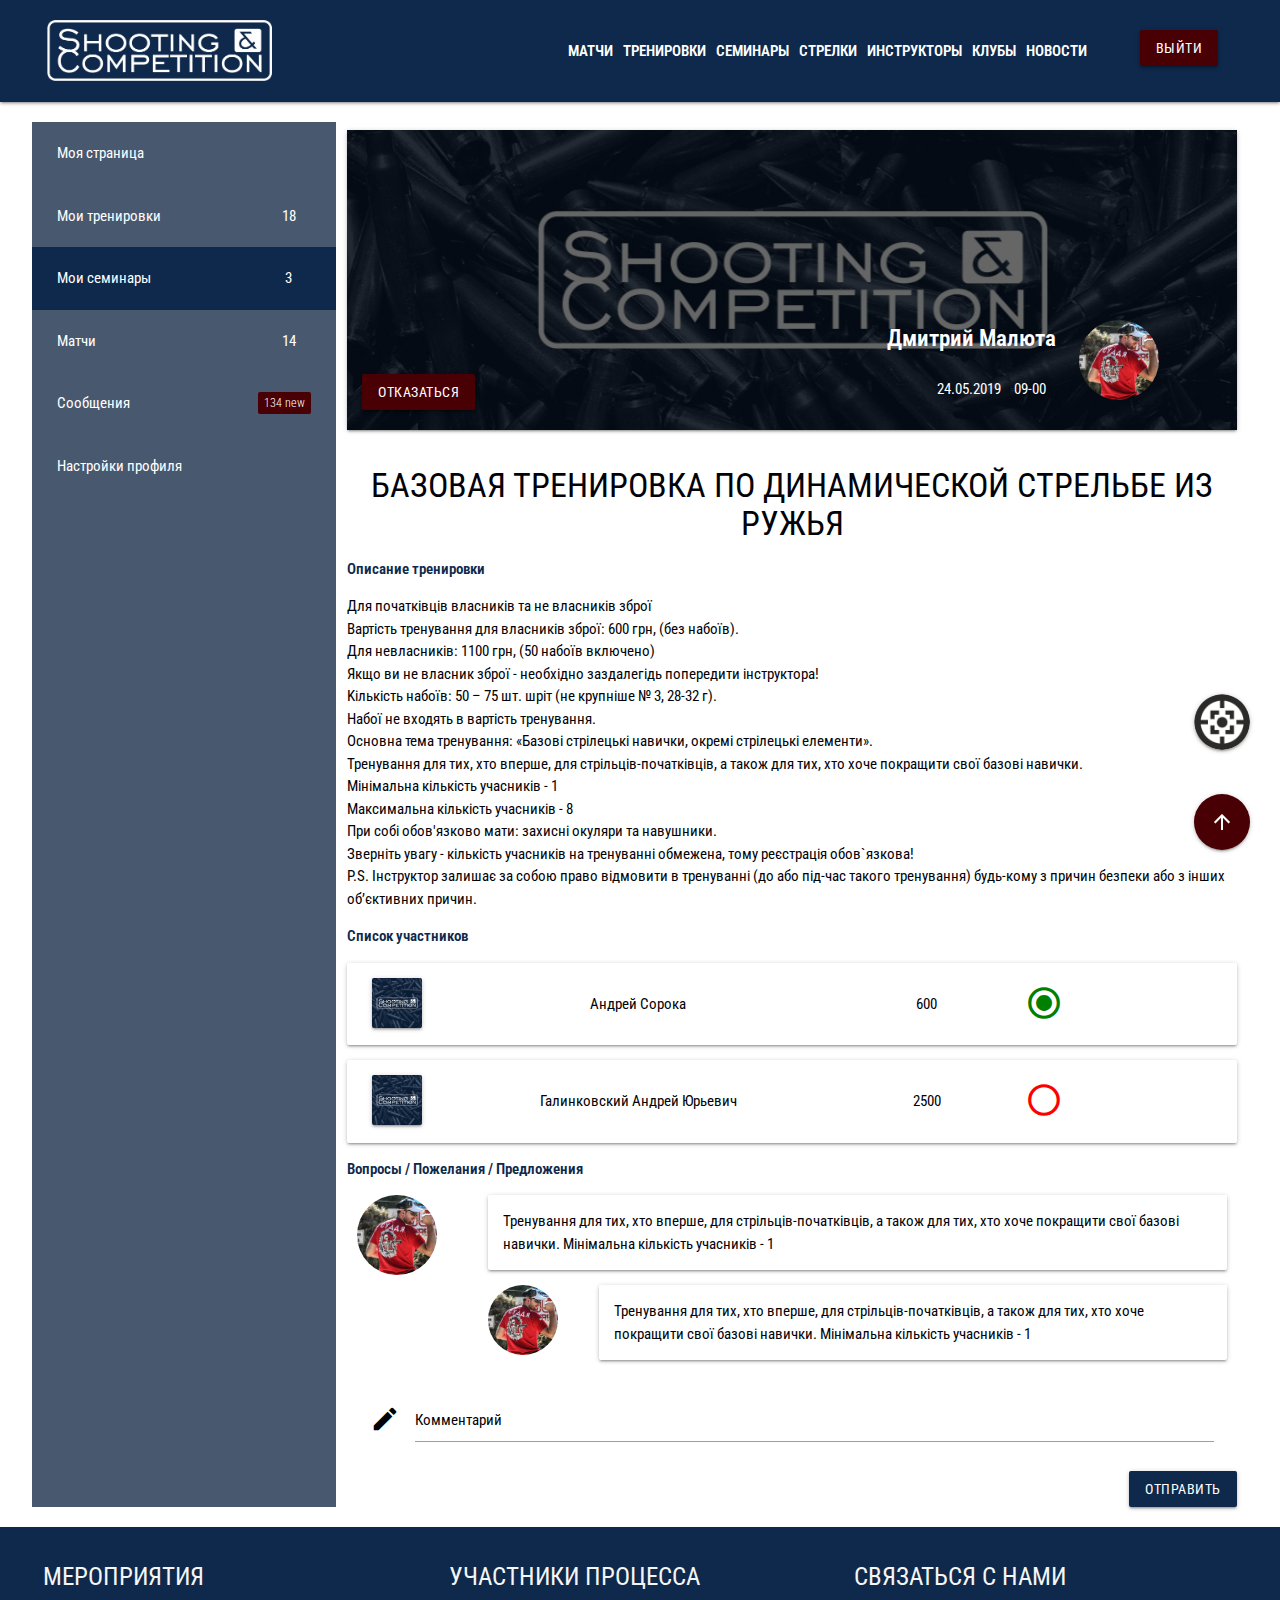
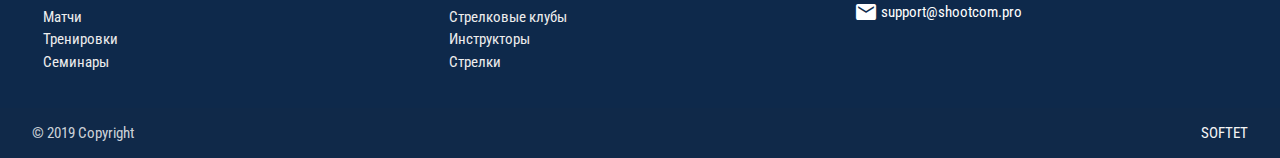
<file: workout_page_participant.html>
<!DOCTYPE html>
  <html>
    <head>
      <!--Import Google Icon Font-->
      <link href="https://fonts.googleapis.com/icon?family=Material+Icons" rel="stylesheet">
      <!--Import materialize.css-->
      <link type="text/css" rel="stylesheet" href="css/materialize.min.css"  media="screen,projection"/>
      <link type="text/css" rel="stylesheet" href="css/custom.css"  media="screen,projection"/>
      <link href="https://fonts.googleapis.com/css?family=Roboto+Condensed" rel="stylesheet"> 
      <!--Let browser know website is optimized for mobile--> 
      <meta name="viewport" content="width=device-width, initial-scale=1.0"/>
      <title>shootcom.pro</title>
      <link rel="shortcut icon" href="images/FAV.ico" type="image/x-icon">

    </head>

    <body>
      <header class="header-second">
        <!-- =============================== -->
        <div class="container header-menu"">
          <nav class=" nav-extended">
            <div class="nav-wrapper">
              <a href="index.html"><img class="brand-logo" src="images/logo-w.png"></a>
              <a href="#" data-target="mobile-demo" class="sidenav-trigger"><i class="material-icons">menu</i></a>
              <ul id="nav-mobile" class="right hide-on-med-and-down">
                <li><a href="#">Матчи</a></li>
                <li><a href="#">Тренировки</a></li>
                <li><a href="#">Семинары</a></li>
                <li><a href="shooter_page.html">Стрелки</a></li>
                <li><a href="#">Инструкторы</a></li>
                <li><a href="#">Клубы</a></li>
                <li><a href="#">Новости</a></li>
              </ul>
            </div>
          </nav>
          <div class="log-btn">
            <a class="waves-effect waves-light btn btn-logout right login">выйти</a>
          </div>
        </div>
        
        <ul class="sidenav" id="mobile-demo">
          <li><a href="#">Матчи</a></li>
          <li><a href="#">Тренировки</a></li>
          <li><a href="#">Семинары</a></li>
          <li><a href="shooter_page.html">Стрелки</a></li>
          <li><a href="#">Инструкторы</a></li>
          <li><a href="#">Клубы</a></li>
          <li><a href="#">Новости</a></li>
        </ul>
        
        <!-- =============================== -->
          <!--<nav class="container">
            <div class="logotype center">           
              <a href="index.html"><img  class="brand-logo" src="images/logo-w.png"></a>             
            </div>
            <div class="nav-wrapper"> 
              <ul id="nav-mobile" class="left hide-on-small-only">
                <li><a href="#">Матчи</a></li>
                <li><a href="#">Тренировки</a></li>
                <li><a href="#">Семинары</a></li>
                <li><a href="shooter_page.html">Стрелки</a></li>
                <li><a href="#">Инструкторы</a></li>
                <li><a href="#">Клубы</a></li>
                <li><a href="#">Новости</a></li>
              </ul>
            </div>
            <div class="log-btn">
              <a class="waves-effect waves-light btn btn-logout right login">logout</a> 
            </div>         
          </nav>-->        
      </header>
      <main class="container">
        <div class="row cabinet">
          <div class="col m3 s1 left-panel hide-on-med-and-down">
            <a href="shooter_page.html">Моя страница</a>
            <a href="shooter_page_my_trainings.html"><span class="badge">18</span>Мои тренировки</a>
            <a href="" class="btn-menu-active"><span class="badge">3</span>Мои семинары</a>
            <a href=""><span class="badge">14</span>Матчи</a>
            <a href=""><span class="badge new">134</span>Сообщения</a>
            <a href="shooter_page_my-settings.html">Настройки профиля</a>
          </div>
          <div class="col m3 s1 left-panel show-on-medium-and-down mobile-menu">
            <a href="shooter_page.html"><i class="material-icons">account_box</i></a>
            <a href="shooter_page_my_trainings.html"></span><i class="material-icons">rowing</i></a>
            <a href="" class="btn-menu-active"></span><i class="material-icons">school</i></a>
            <a href=""></span><i class="material-icons">local_activity</i></a>
            <a href=""></span><i class="material-icons">message</i></a>
            <a href="shooter_page_my-settings.html"><i class="material-icons">settings</i></a>
          </div>
          <div class="col m9 s11">
            <div class="row">
              <div class="col s12">
                <div class="card">
                  <a href="">
                    <div class="card-image card-image-medium">
                      <div class="my-card-bg"></div>
                      <div class="my-card-text-block row workout-titles">                      
                        <div class="log-btn col m2 s12">
                          <a class="waves-effect waves-light btn btn-logout right login refuse-participate">Отказаться</a> 
                        </div> 
                        <div class="col m8 s12 right-align workout-datetime">
                          <p class="my-card-title">Дмитрий Малюта</p>
                          <time class="">24.05.2019</time>
                          <time class="">09-00</time>
                        </div>
                        <div class="card-avatar right col m2 s12">
                            <div class="avatar"></div>
                          </div>
                      </div>
                      
                    </div>
                  </a>
                </div>
              </div>
            </div>
            <h4 class="center-align">Базовая тренировка по динамической стрельбе из ружья</h4>
            

            <p><span class="description">Описание тренировки</span></p>
            <p>Для початківців власників та не власників зброї<br>
                Вартість тренування для власників зброї: 600 грн, (без набоїв).<br>
                Для невласників: 1100 грн, (50 набоїв включено)<br>
                Якщо ви не власник зброї - необхідно заздалегідь попередити інструктора!<br>
                Kількість набоїв: 50 – 75 шт. шріт (не крупніше № 3, 28-32 г).<br>
                Набої не входять в вартiсть тренування.<br>
                Основна тема тренування: «Базові стрілецькі навички, окремi стрiлецькi елементи».<br>
                Тренування для тих, хто вперше, для стрільців-початківців, а також для тих, хто хоче покращити свої базові навички.<br>
                Miнiмальна кількість учасників - 1<br>
                Максимальна кількість учасників - 8<br>
                При собі обов'язково мати: захисні окуляри та навушники.<br>
                
                Зверніть увагу - кількість учасників на тренуванні обмежена, тому реєстрація обов`язкова!<br>
                
                P.S. Інструктор залишає за собою право відмовити в тренуванні (до або під-час такого тренування) будь-кому з причин безпеки або з інших об’єктивних причин.
            </p>
            <div class="participants">
              <p><span class="description">Список участников</span></p>
              <div class="col s12">
                <!-- Карточка участника-->

                <div class="participant-block">
                  <div class="row card participant " style="overflow: hidden">
                    <div class="col m2 s3 card-image card participant-image left"></div>
                    <div class="col m6 s6 center"><p>Андрей Сорока</p></div>
                    <div class="col m2 s2 center"><p>600</p></div>
                    <div class="col m1 s1">
                      <!--<a href=""> <p class="del-participant"> <i class="material-icons">delete</i></p></a>-->
                      <i class="material-icons confirmed right">radio_button_checked</i>
                    </div>
                  </div>
                  <div class="row card participant " style="overflow: hidden">
                    <div class="col m2 s3 card-image card participant-image left"></div>
                    <div class="col m6 s6 center"><p>Галинковский Андрей Юрьевич</p></div>
                    <div class="col m2 s2 center"><p>2500</p></div>
                    <div class="col m1 s1">
                      <i class="material-icons not-confirmed right">radio_button_unchecked</i>
                    </div>
                  </div>
                </div>


              </div>
              <p><span class="description">Вопросы / Пожелания / Предложения</span></p>
              <div class="comments-block">
                <div class="comments">
                  <div class="avatar-block">
                    <div class="avatar center"></div>
                  </div>
                  <div class="messages">
                    <p class="message">Тренування для тих, хто вперше, для 
                      стрільців-початківців, а також для тих, хто хоче покращити свої базові навички.
                      Miнiмальна кількість учасників - 1
                    </p>
                    <div class="avatar-block">
                      <div class="avatar-inner "></div>
                    </div>
                    <div class="messages">
                      <p class="message">Тренування для тих, хто вперше, для 
                        стрільців-початківців, а також для тих, хто хоче покращити свої базові навички.
                        Miнiмальна кількість учасників - 1
                      </p>
                    </div>
                  </div>
                </div>
              </div>
              <div>
                <form class="col s12">
                    <div class="input-field col s12">
                      <i class="material-icons prefix">mode_edit</i>
                      <textarea id="icon_prefix2" class="materialize-textarea"></textarea>
                      <label for="icon_prefix2">Комментарий</label>
                    </div>
                </form>
                <a class="waves-effect waves-light btn right">Отправить</a>
              </div>
            </div>
          </div>
        </div>
        
        <a class="btn-floating btn-large waves-effect waves-light btn-up"><i class="material-icons">arrow_upward</i></a>
        <a class="btn-floating btn-large waves-effect waves-light btn-add-to-event" title="Зарегестрироваться"></a>
      </main>
      
      <footer class="page-footer">
        <div class="container">
          <div class="row">
            <div class="col l4 s12">
              <h5 class="grey-text text-lighten-4">Мероприятия</h5>
              <ul>
                <li><a class="grey-text text-lighten-3" href="#!">Матчи</a></li>
                <li><a class="grey-text text-lighten-3" href="#!">Тренировки</a></li>
                <li><a class="grey-text text-lighten-3" href="#!">Семинары</a></li>
              </ul>
            </div>
            <div class="col l4 s12">
              <h5 class="grey-text text-lighten-4">Участники процесса</h5>
              <ul>
                <li><a class="grey-text text-lighten-3" href="#!">Стрелковые клубы</a></li>
                <li><a class="grey-text text-lighten-3" href="#!">Инструкторы</a></li>
                <li><a class="grey-text text-lighten-3" href="#!">Стрелки</a></li>
              </ul>
            </div>
            <div class="col l4 s12">
              <h5 class="grey-text text-lighten-4">Связаться с нами</h5>
              <div class="contacts">
                <i class="material-icons">email</i>
                <span>support@shootcom.pro</span>
              </div>
            </div>
          </div>
        </div>
        <div class="footer-copyright">
          <div class="container">
          © 2019 Copyright
          <a class="grey-text text-lighten-4 right" href="#!">SOFTET</a>
          </div>
        </div>
      </footer>
                

      <!--JavaScript at end of body for optimized loading-->
      <script>
        document.addEventListener('DOMContentLoaded', function () {
          var elems = document.querySelectorAll('.sidenav');
          var instances = M.Sidenav.init(elems, options);
          var options = {
            accordion: true
          };
        });
      </script>
      <script type="text/javascript" src="js/materialize.min.js"></script>
      <!--<script>
        document.addEventListener('DOMContentLoaded', function() {
          var elems = document.querySelectorAll('.parallax');
          var instances = M.Parallax.init(elems, options);
        });
      </script>-->

      <script>
        document.addEventListener('DOMContentLoaded', function() {
          var elems = document.querySelectorAll('.dropdown-trigger');
          var options = {
            alignment:'left',
            constrainWidth: false
          };
          var instances = M.Dropdown.init(elems, options);
        });
      </script>
    </body>
  </html>
</file>
<file: css/custom.css>
html {
    color: #010208;
}*

h1, h2, h3, h4, h5, h6 {
    text-transform: uppercase;
}

h1, h2, h3, h4, h5, h6, p, i, span, input, select {
    color: #010208;
}

button:focus {
    background-color: #48596f;
}

.btn-up {
    position: fixed;
    bottom: 50px;
    right: 30px;
    display: table-cell;
    background-color: #490005;
}

.btn:focus, .btn-large:focus, .btn-small:focus, .btn-floating:focus {
    background-color: #48596f;
}

body, button, input, optgroup, select, textarea{
    font-family: 'Roboto Condensed', sans-serif;
}
.btn-up:hover{
    background-color: #490005;
}

.header-first{
    background-image: url(/images/2.jpg);
    background-size: cover;
    height: 400px;
    box-shadow: 0 2px 2px 0 rgba(0,0,0,0.14), 0 3px 1px -2px rgba(0,0,0,0.12), 0 1px 5px 0 rgba(0,0,0,0.2);
    -webkit-box-shadow: 0 2px 2px 0 rgba(0,0,0,0.14), 0 3px 1px -2px rgba(0,0,0,0.12), 0 1px 5px 0 rgba(0,0,0,0.2);
}
.header-second {
    height: 102px;
    background-color: #0E294B;
    box-shadow: 0 2px 2px 0 rgba(0,0,0,0.14), 0 3px 1px -2px rgba(0,0,0,0.12), 0 1px 5px 0 rgba(0,0,0,0.2);
    -webkit-box-shadow: 0 2px 2px 0 rgba(0,0,0,0.14), 0 3px 1px -2px rgba(0,0,0,0.12), 0 1px 5px 0 rgba(0,0,0,0.2);
    margin-bottom: 20px;
}

.header-menu {
    display: flex;
}

.nav-wrapper img {
    width: 225px;
    margin: 0 15px;
}

.carousel .carousel-item {
    visibility: hidden;
    width: 100%;
    /* height: 100%; */
    position: absolute;
    top: 0;
    left: 0;
}

/* .carousel-item .active {
    transform: none;
} */

h1 {
    margin: 5px;
}
nav{
    height: 100px;
    line-height: 100px;
    display: flex;
    background: transparent;
    -webkit-box-shadow: none;
    box-shadow: none;
}

a .brand-logo{    
    padding: 13px;
}

nav .nav-wrapper {
    overflow: hidden; 
    width: 100%;
    height: 102px;
}

nav ul a {
    text-transform: uppercase;
    /*color: black;*/
    font-weight: 600;
    padding: 0 5px;
}

nav ul a:hover {
    border-bottom: 2px solid #ffffff; 
    background-color: none;    
}

nav ul a:focus {
    border-bottom: 2px solid #ffffff; 
    background-color: none;      
}

.logotype{
    width: 25%;
    height: 100%;

}

li a:active{
    border-left: none;
    border-right: none; 
}

a .brand-logo{
    /*position: relative;*/
    /*width: 90%;*/
    padding: 20px 0;
}

.log-btn{
    width: 14%;
    height: 100%; 
    padding: 30px;
}
/*.login{
    position: absolute;
    right: 20px;
    top: 32px;
}*/

nav, nav .nav-wrapper i, nav a.sidenav-trigger, nav a.sidenav-trigger i {
    line-height: 102px;
    color: #fff;
    font-size: 30px;
}

.sidenav li > a {
    color: #fff;
}   

.sidenav {
    background-color: #48596f;
    padding-top: 20px;
}

.sidenav li > a:hover {
    background-color: #0E294B;
    transition: 0.5s;
}

.banner{
    max-height: 500px;
    overflow: hidden;
    position: relative;
}

.banner img  {
    width: 100%;
}

.banner-content {
    width: 25%;
    position: absolute;
    z-index: 1;
    left: 50%;
    top: 50%;
    margin: 2px 0 0 -150px;    
}

.banner-content h1 {
text-align: center;
}

.btn, .btn:hover {
    background-color: #0E294B;
}

.btn-logout, .btn-logout:hover {
    background-color: #490005;
}

.card-image {
    background-image: url('/images/stub2.jpg');
    width: 100%;
    height: 200px;
    background-position: center center;
    background-repeat: no-repeat;
    background-size: cover;
}

.card-image:hover {
    transition: .5s ease;
    opacity:70%;  
}

.card-image-large{
    height: 400px;
}

.card-image-medium{
    height: 300px;
}

.card-image-small{
    height: 200px;
}

span.badge.new {
    background-color: #0E294B;
}

.card .card-action a:not(.btn):not(.btn-large):not(.btn-small):not(.btn-large):not(.btn-floating) {
    color: #0E294B;
}

.card .card-action a:not(.btn):not(.btn-large):not(.btn-small):not(.btn-large):not(.btn-floating):hover {
    color: #039be5;
}

.subscribe{
    background-color: #0E294B;
    padding: 20px 0;
    
}

.subscribe h4{
    color: #ffffff;
}

.row .col.subscribe-field label, .row .col.subscribe-field input{
    color: #ffffff;
}


.row .col.btn-subscribe{
    padding-top: 25px;
}


.page-footer{
    background-color: #0E294B;
}

.contacts i, .contacts span {
    color: #ffffff;
    vertical-align: middle;
}

.page-footer .row .col ul li a:hover {
    color: #48596f !important;
}



/*------------shoter-page------------*/
.cabinet{
        display: -webkit-flex;
        display: -ms-flexbox;
        display: flex;
        -webkit-flex-wrap: wrap;
        -ms-flex-wrap: wrap;
        flex-wrap: wrap;
    }

.left-panel {
    background-color: #48596f;
    padding: 0 !important;
}


.left-panel a {
    display: block;
    color: #ffffff;
    padding: 20px 25px;
}

.left-panel a:hover {
    background-color: #0E294B;
    transition: 0.5s;
}

.left-panel a span {
    color: #fff;
    transition: 0.5s;
}

.left-panel a:hover span {
    /*color: #fff;*/
    transition: 0.5s;
}

.left-panel span.badge {
    color: #ffffff;
}

span.badge.new {
    background-color: #490005;
    color: #fff !important;
}

.personal-photo {
    position: relative;
}

.personal-photo img{
    max-width: 100%;
    display: block;
    width: 100%;
}

.image-change-btn{
    visibility: hidden;
    position: absolute;
    bottom: 12px;
    right: 25px;
    -webkit-transition: none;
    transition: none;
}

.image-change-btn i{
    color: #ffffff;
    visibility: hidden;
}

.personal-photo:hover .image-change-btn{
    visibility: visible;
}

.personal-photo:hover .image-change-btn i{
    visibility: visible;
}

.number  {
    border: 3px solid #0E294B;
    border-radius: 50%;
    width: 100px;
    height: 100px;
    position: relative;
    margin: 10px auto;
    padding-top: 30px;
}
/*.row >.label-statistic {
    padding: 0 63px;
}
*/
.statistic {
        font-size: 1.3rem;
        font-weight: 600;
        color: #0E294B;
}

.digit{
    font-size: 1.5rem;
    font-weight: 600;
    color: #0E294B;
}
.my-card-bg {
    background-color:black;
    height: 100%;
    width: 100%;
    position: absolute;
    top:0;
    opacity: 0.6;
}
.my-card-photo {
    max-width: 100%;
    max-height: 100%;
    object-fit: contain;
}

.my-card-text-block {
    padding: 5px 15px;
    position: absolute;
    z-index: 1;
    color: white ;
    bottom: 0;
}

.my-card-info{
    padding: 5px 15px;
}

.my-card-title{
    color: white ;
    font-size: 1.5rem;
    font-weight: 600;
}
.my-card-title-new {
    color: #0E294B;
    font-size: 1.5rem;
    font-weight: 600;
}

.my-card-p-new {
    color: #0E294B;
}
.my-card-p {
    color: white ;
}

.to-instructor {
    display: block;
    color: #010208;
    text-transform: uppercase;
}

span.badge.my-card-badge {
    color: #0E294B;
}

.my-card-icons {
    display: flex;
    justify-content: flex-end;
}

.icon-element {
    display: flex;
    align-items: center;
    padding: 0 10px;
    
}

.icon-element i, .icon-element span {
    color: #cccccc;
    cursor: pointer;
}

.icon-element-link {
    margin-right: 0 !important;
}

.icon-element i:hover, .icon-element span:hover {
    color: #0E294B;
    transition: .5s ease;
}

.icon-element-btn, .icon-element-btn:focus {
    border: none;
    background: none;
}

.icon-element span {
padding-left: 5px;
}

/*---------- form -----------*/

.fixed-overlay{
    background-color:black;
    height: 206%;
    width: 100%;
    position: absolute;
    top:0;
    opacity: 0.6;
    z-index: -1000;
}

.fixed-overlay_modal {
    position: relative;
    text-align: center;
    white-space: nowrap;
    vertical-align: middle;
}

.fixed-overlay_modal::after {
    display: inline-block;
    vertical-align: middle;
    width: 0;
    height: 100%;
    content: '';
}

.modal {
    display: inline-block;
    vertical-align: middle;
    left: 0;
    right: 0;
    background-color: #ffffff;
    padding: 0;
    max-height: 100%;
    width: 55%;
    border-radius: none;
    will-change: top;
    position: relative;
}

.modal_container {
    display: inline-block;
    vertical-align: middle;
    margin: 50px;
    padding: 20px;
    width: 40%;
    min-width: 350px;
    text-align: left;
    white-space: normal;
    background-color: #ffffff;    
    color: #010208;
}
.btn-reg {
    margin-top: 15px;
}

/* label color */
.input-field label {
    color: #010208;
  }
  /* label focus color */
.input-field input[type=text]:focus + label {
    color: #010208;
  }
  /* label underline focus color */
.input-field input[type=text]:focus {
    border-bottom: 1px solid #010208;
    box-shadow: 0 1px 0 0 #010208;
  }
  /* valid color */
.input-field input[type=text].valid {
    border-bottom: 1px solid #010208;
    box-shadow: 0 1px 0 0 #010208;
  }
  /* invalid color */
.input-field input[type=text].invalid {
    border-bottom: 1px solid #010208;
    box-shadow: 0 1px 0 0 #010208;
  }
  /* icon prefix focus color */
.input-field .prefix.active {
    color: #010208;
  }

input:not([type]):focus:not([readonly]), input[type="text"]:not(.browser-default):focus:not([readonly]), input[type="password"]:not(.browser-default):focus:not([readonly]), input[type="email"]:not(.browser-default):focus:not([readonly]), input[type="url"]:not(.browser-default):focus:not([readonly]), input[type="time"]:not(.browser-default):focus:not([readonly]), input[type="date"]:not(.browser-default):focus:not([readonly]), input[type="datetime"]:not(.browser-default):focus:not([readonly]), input[type="datetime-local"]:not(.browser-default):focus:not([readonly]), input[type="tel"]:not(.browser-default):focus:not([readonly]), input[type="number"]:not(.browser-default):focus:not([readonly]), input[type="search"]:not(.browser-default):focus:not([readonly]), textarea.materialize-textarea:focus:not([readonly]) {
    border-bottom: 1px solid #0E294B;
    -webkit-box-shadow: 0 1px 0 0 #0E294B;
    box-shadow: 0 1px 0 0 #0E294B;
  }

label .active:focus {
    border-bottom: 1px solid #0E294B;
    -webkit-box-shadow: 0 1px 0 0 #0E294B;
    box-shadow: 0 1px 0 0 #0E294B;
  }


.input-field label:default {
    color: #010208;
}

input:not([type]) + label::after, input[type="text"]:not(.browser-default) + label::after, input[type="password"]:not(.browser-default) + label::after, input[type="email"]:not(.browser-default) + label::after, input[type="url"]:not(.browser-default) + label::after, input[type="time"]:not(.browser-default) + label::after, input[type="date"]:not(.browser-default) + label::after, input[type="datetime"]:not(.browser-default) + label::after, input[type="datetime-local"]:not(.browser-default) + label::after, input[type="tel"]:not(.browser-default) + label::after, input[type="number"]:not(.browser-default) + label::after, input[type="search"]:not(.browser-default) + label::after, textarea.materialize-textarea + label::after, .select-wrapper + label::after {
    color: #0E294B;
}

input[type=text]:not(.browser-default):focus:not([readonly])+label {
    color: #0E294B;
}
.select-wrapper {
    padding-right: 10px;
}

.select-wrapper input.select-dropdown {
    font-family: 'Roboto Condensed', sans-serif;
    padding-left: 10px;
    font-size: inherit;
}

.select-dropdown li.disabled, .select-dropdown li.disabled > span, .select-dropdown li.optgroup {
    color: #0E294B;
    background-color: transparent;
    font-family: 'Roboto Condensed', sans-serif;
}

.dropdown-content li > a, .dropdown-content li > span {
    color: #0E294B;
    font-family: 'Roboto Condensed', sans-serif;
}

.is-instructor {
    padding-left:40px;
}

.is-instructor-check {
    margin-bottom: 5px;
}

.is-instructor-pruf {
    padding-left: 35px;
    font-size: 13px;
    margin-top: 0px;
}

[type="checkbox"]+span:not(.lever):before, [type="checkbox"]:not(.filled-in)+span:not(.lever):after {
    border: 2px solid #010208;
}

[type="checkbox"]:checked+span:not(.lever):before {
    border-right: 2px solid #010208;
    border-bottom: 2px solid #010208;
    
}

.modal {
    display: none;
}

textarea label.active {
    color: #0E294B;
}

textarea.materialize-textarea:focus:not([readonly])+label {
    color: #0E294B;
}

/*.textarea-settings {
    padding: 0 22px 0 68px;
}*/

.datepicker-modal.open {
    width: auto;
}

.datepicker-date-display {
    background-color: #48596f;
}

.datepicker-cancel, .datepicker-clear, .datepicker-today, .datepicker-done {
    color: #0E294B;
}

.datepicker-table td.is-selected {
    background-color: #0E294B;
}

.datepicker-table td.is-today {
    color: #010208;
}

/*---------- form_finish -----------*/



/*--------- my_trainings-----------------*/

.my_tarnings span.badge {
    color: #ffffff;
    padding-top: 7px;
}

.event-pass {
    opacity: 0.7;
}

time {
    margin-right: 10px;
}

.btn-active {
    background-color: #48596f;
}

.btn-menu-active {
    background-color: #0E294B;
}

/*--------- my_trainings_finish-----------------*/


/*--------- instructor`s_trainings-----------------*/


.event-btn{
    visibility: hidden;
    margin-left: 10px;
    margin-bottom: 5px;
    -webkit-transition: none;
    transition: none;
}

.event-btn i{
    color: #ffffff;
    visibility: hidden;
}

.card-image:hover .event-btn{
    visibility: visible;
}

.card-image:hover .event-btn i{
    visibility: visible;
}

ul.dropdown-content li a span.badge {
    color: #0E294B;
}

/*--------- instructor`s_trainings_finish-----------------*/


/*-------------workout_page-------------*/

.workout-titles {
    width: 100%;
}

.card-image .card-avatar {
    padding-top: 20px;
}

.description {
    color: #0E294B;
    font-weight: 600;
}

.participant-image {
    height: 50px;
    max-width: 50px !important;
    margin: 0;
}



.participant {
    padding: 15px 0 15px 25px;
    -webkit-transition: -webkit-box-shadow .25s;
    transition: -webkit-box-shadow .25s;
    transition: box-shadow .25s;
    transition: box-shadow .25s, -webkit-box-shadow .25s;
    border-radius: 2px;
    box-shadow: 0 2px 2px 0 rgba(0,0,0,0.14),0 3px 1px -2px rgba(0,0,0,0.12),0 1px 5px 0 rgba(0,0,0,0.2);
    margin-top: 0;
}

.participant-info form span {
    top: 5px;
}

.del-participant{
    top: 8px;
}

.event-action i, .del-participant i{
    color: #ffffff
}

.comments-block {
    padding: 0 10px;
}

.comments {
    display: inline-block;
}

.avatar-block {
    width: 15%;
}


.avatar {
    width: 80px;
    height: 80px; /* Ширина и высота */
    border-radius: 50%; /* Превращаем в круг */
    background: url(/images/pers-photo.jpg) no-repeat 0px 0; /* Параметры фона */
    background-size: auto 300px; /* Высота фотографии равна высоте элемента */
    background-size: cover;
    float: left;
    margin-bottom: 5px;    
}

.avatar-inner {
    width: 70px;
    height: 70px; /* Ширина и высота */
    border-radius: 50%; /* Превращаем в круг */
    background: url(/images/pers-photo.jpg) no-repeat 0px 0; /* Параметры фона */
    background-size: auto 300px; /* Высота фотографии равна высоте элемента */
    background-size: cover;
    float: left;
    margin-bottom: 5px;
}

.messages {
    float: right;
    width: 85%;
}

.message {
    padding: 15px;
    -webkit-transition: -webkit-box-shadow .25s;
    transition: -webkit-box-shadow .25s;
    transition: box-shadow .25s;
    transition: box-shadow .25s, -webkit-box-shadow .25s;
    border-radius: 2px;
    box-shadow: 0 2px 2px 0 rgba(0,0,0,0.14),0 3px 1px -2px rgba(0,0,0,0.12),0 1px 5px 0 rgba(0,0,0,0.2);
    margin-top: 0;
}

.btn-add-to-event {
    position: fixed;
    bottom: 150px;
    right: 30px;
    display: table-cell;
    background-image: url(/images/FAV.ico);
    background-size: cover;
    background-color: transparent;
}

.btn-add-to-event:active, .btn-add-to-event:focus, .btn-add-to-event:hover {
    background-color: #0E294B;
}

.refuse-participate {
    position: absolute;
    bottom: 0;
}

.confirmed {
    color: green;
    font-size: 2.5rem;
    top: 22px;
    position: absolute;
}

.not-confirmed {
    color: red;
    font-size: 2.5rem;
    top: 22px;
    position: absolute;
}

/*-------------workout_page_finish-------------*/

/*====================== pagination_start =======================*/

.pagination li.active {
    background-color: #48596f;
}

/*====================== pagination_end =======================*/


/*==================== instructors_page_start ==================*/

.pers-card img {    
    object-fit: cover; 
    height: 100%; 
    width: 100%;
}

.pers-info {
    padding: 5px 10px;
    height: 170px;
}

/*.pers-info h6, .pers-info p, .pers-info a {
    text-transform: uppercase;
}*/

.pers-info p {
    margin:  5px 0;
}



/*=================== instructors_page_start ====================*/

/*========================== create_training_start ==========================*/
.create-event .datepicker-controls, .create-event .datepicker-table, .create-event .datepicker-footer {
    max-width: 219px;
}

.create-event .datepicker-container.modal-content {
    width: 100px;
}

.create-event .datepicker-date-display {
    padding: 11px;
}

.file-field span {
    color: #fff;
}

.event-picture img {
    background-image: url('/images/stub2.jpg');
    width: 100%;
    background-position: center center;
    background-repeat: no-repeat;
    background-size: cover; 
}

.event-picture {
    position: relative;
}

.event-picture .event-btns{
    bottom: 10px;
    position: absolute;
}

.event-picture:hover .event-btn{
    visibility: visible;
}

.event-picture:hover .event-btn i{
    visibility: visible;
}

/*========================== create_training_end ==========================*/


/*==================== match_archive_start ====================*/

.carousel-archive {
    margin-bottom: 50px;
}
.carousel .carousel-item{
    width: unset;
    height: fit-content;
}

.carousel .carousel-item>img {
    width: unset;
    height: -webkit-fill-available;
}

.match-places {
    margin-bottom: 50px;
}

.match-name, .match-discipline {
    margin-bottom: 30px;
}

.match-class {
    margin-bottom: 30px;
}

.f-place {
    color: gold;
    vertical-align: bottom;
}

.s-place {
    color: silver;
    vertical-align: bottom;
}
.t-place {
    color: burlywood;
    vertical-align: bottom;
}

.match-res-attached {
    margin-left: 20px;
}

/*==================== match_archive_end ====================*/

/*================= media & small screens ====================*/



.mobile-menu {
    display: none;
}

.mobile-menu .material-icons {
    color: #ffffff;
    font-size: 16px;
}

.mobile-menu span.badge {
    margin-left: 5px;   
}

.mobile-menu a {
    text-align: center;
    padding: 10px 2px;
}

@media screen and (max-width: 1400px) {
    
    .container {
        width: 80%;
    }
}

@media screen and (max-width: 1320px) {
    
    .container {
        width: 95%;
    }
}




/*======= ipad ========*/
@media screen and (max-width: 768px) {

    .header-first {
        height: 200px;
    }
    .container {
        width: 97%;
    }

    .parallax-container {
        height: 350px;
    }

    .parallax-container .parallax img {
        width: 768px;
    }

    .mobile-menu a {
        padding: 20px 2px;
    }

    .mobile-menu .material-icons {
        color: #ffffff;
        font-size: 30px;
    }

    .avatar {
        float: right;
    }

    .participant {
        padding: 5px;
    }

    .participant p {
        font-size: 12px;
    }

    .participant i {
        font-size: 18px;
    }

    .participant i {
        margin:0;
    }

    .comments-block .avatar {
        width: 50px;
        height: 50px;
    }

    .avatar-inner {
        width: 40px;
        height: 40px;
    }

    .participant .btn {
        padding: 0 10px;
    }

    .create-event .datepicker-date-display .date-text {
        font-size: 1rem;
    }

    .create-event .datepicker-controls, .create-event .datepicker-table, .create-event .datepicker-footer {
        max-width: 210px;
    }
    
    .create-event .datepicker-container.modal-content {
        width: 60px;
    }

    .create-event .month-prev, .month-next {
        padding: 0px;
    }

    .create-event  .select-wrapper input.select-dropdown {
        padding: 0;
    }

    .create-event .select-wrapper {
        padding-right: 0;
    }

    .carousel {
        height: 300px;
    }

}

/*========= media ============*/
@media screen and (max-width: 420px) {

    .nav-wrapper img {
        width: 200px;
        margin: auto 20px;
    }

    .log-btn {
        padding: 30px 0;
    }

    .header-first {
        height: 102px;
    }

    .modal_container {
        width: 95%;
        min-width: 0;
        margin: 100px auto;
    }

    .mobile-menu a {
        padding: 10px 2px;
    }

    .mobile-menu .material-icons {
        color: #ffffff;
        font-size: 16px;
    }

    .participant .btn {
        margin-left: 5px;
    }

    .participant .btn {
        padding: 0 5px;
    }

    .carousel {
        height: 200px;
    }
}

/*======== iphone 6/7/8 plus =========*/
@media screen and (max-width: 414px) {

    .nav-wrapper img {
        width: 170px;
    }
    .parallax-container {
        height: 213px;
    }
    .parallax-container .parallax img {
        width: 414px;
    }
}

/*======== iphone 6/7/8 =========*/
@media screen and (max-width: 375px) {

    .parallax-container {
        height: 192px;
    }
    .parallax-container .parallax img {
        width: 375px;
    }

    .nav-wrapper img {
        margin: 5px 20px auto;
    }

    .participant .btn {
        margin-left: 3px;
    }
}

/*======== Samsung =========*/
@media screen and (max-width: 360px) {

    .parallax-container {
        height: 183px;
    }
    .parallax-container .parallax img {
        width: 360px;
    }

    .participant .btn {
        margin-left: 0px;
    }
}

/*======== iphone 5 =========*/
@media screen and (max-width: 320px) {

    .parallax-container {
        height: 172px;
    }
    .parallax-container .parallax img {
        width: 320px;
    }

    .nav-wrapper img {
        width: 140px;
        margin-top: 10px;
    }

    .btn-reg .btn {
        margin-bottom: 5px;
    }
}
</file>
